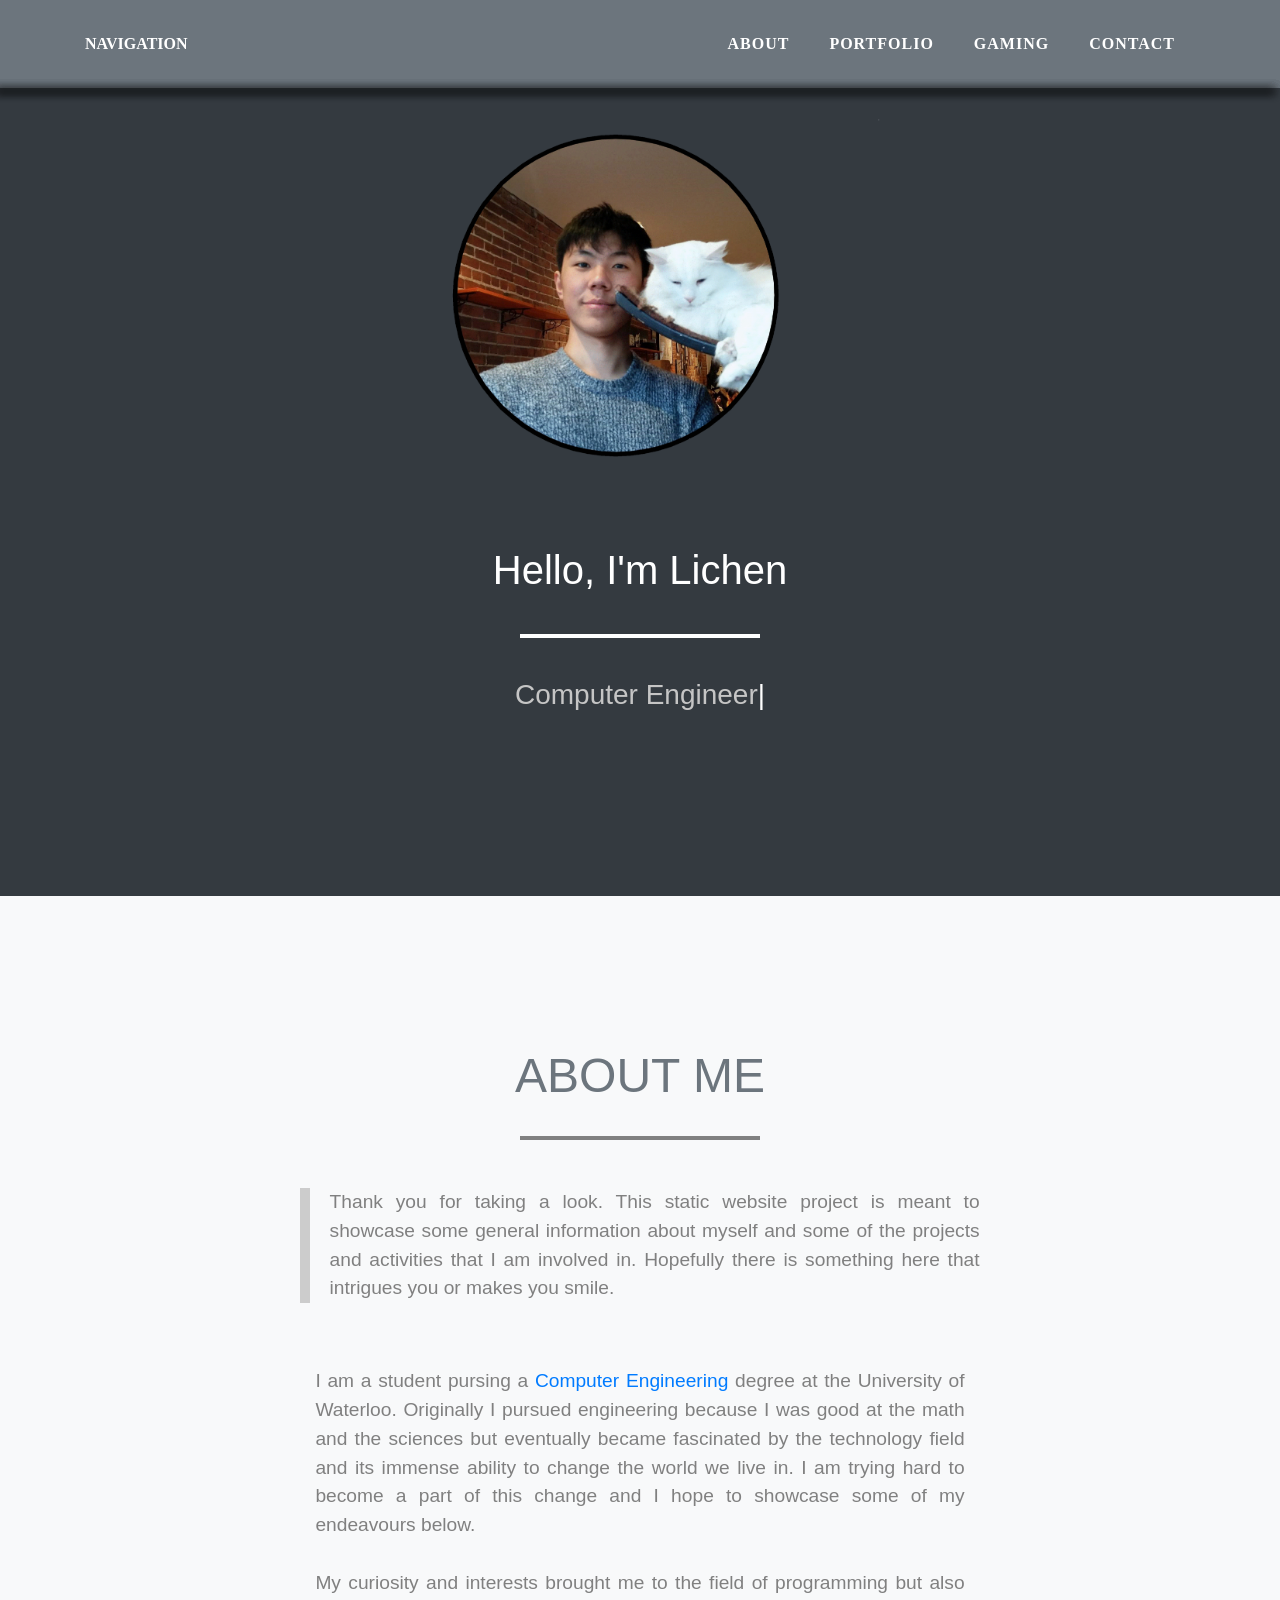
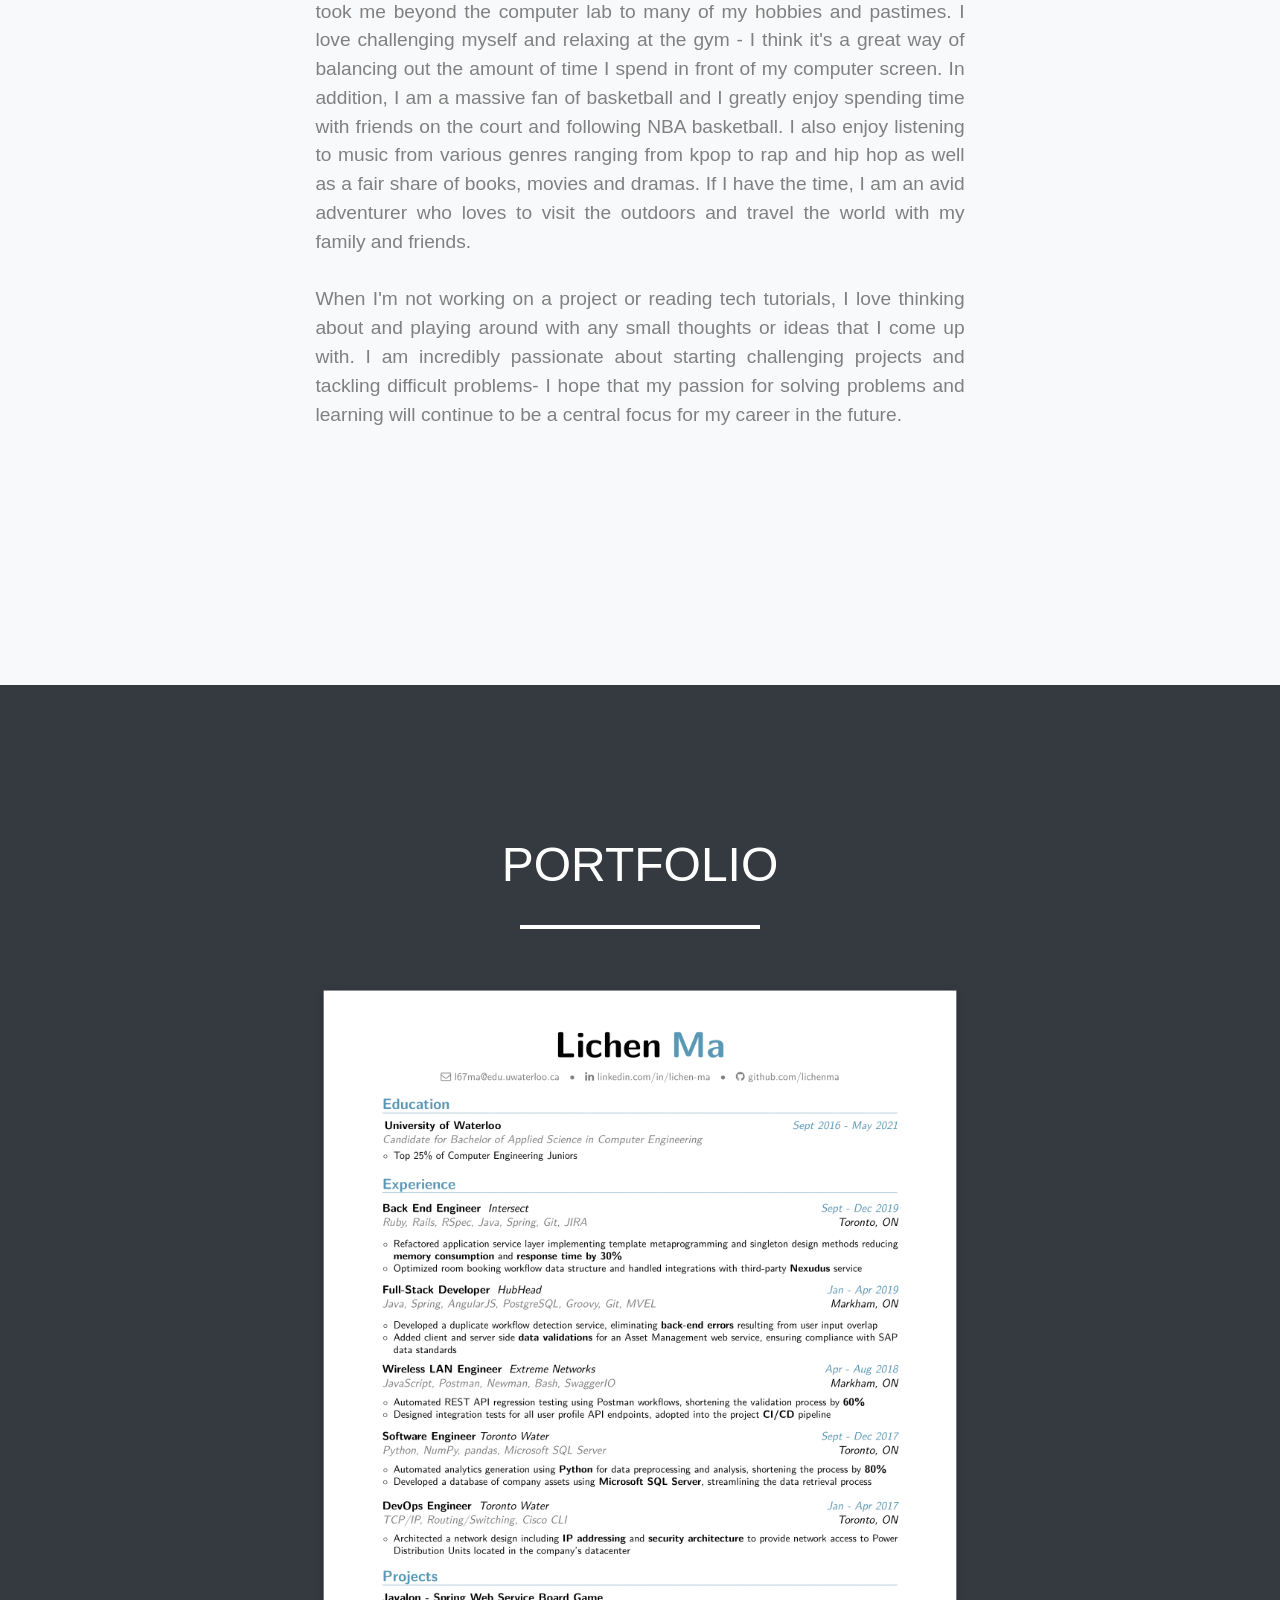
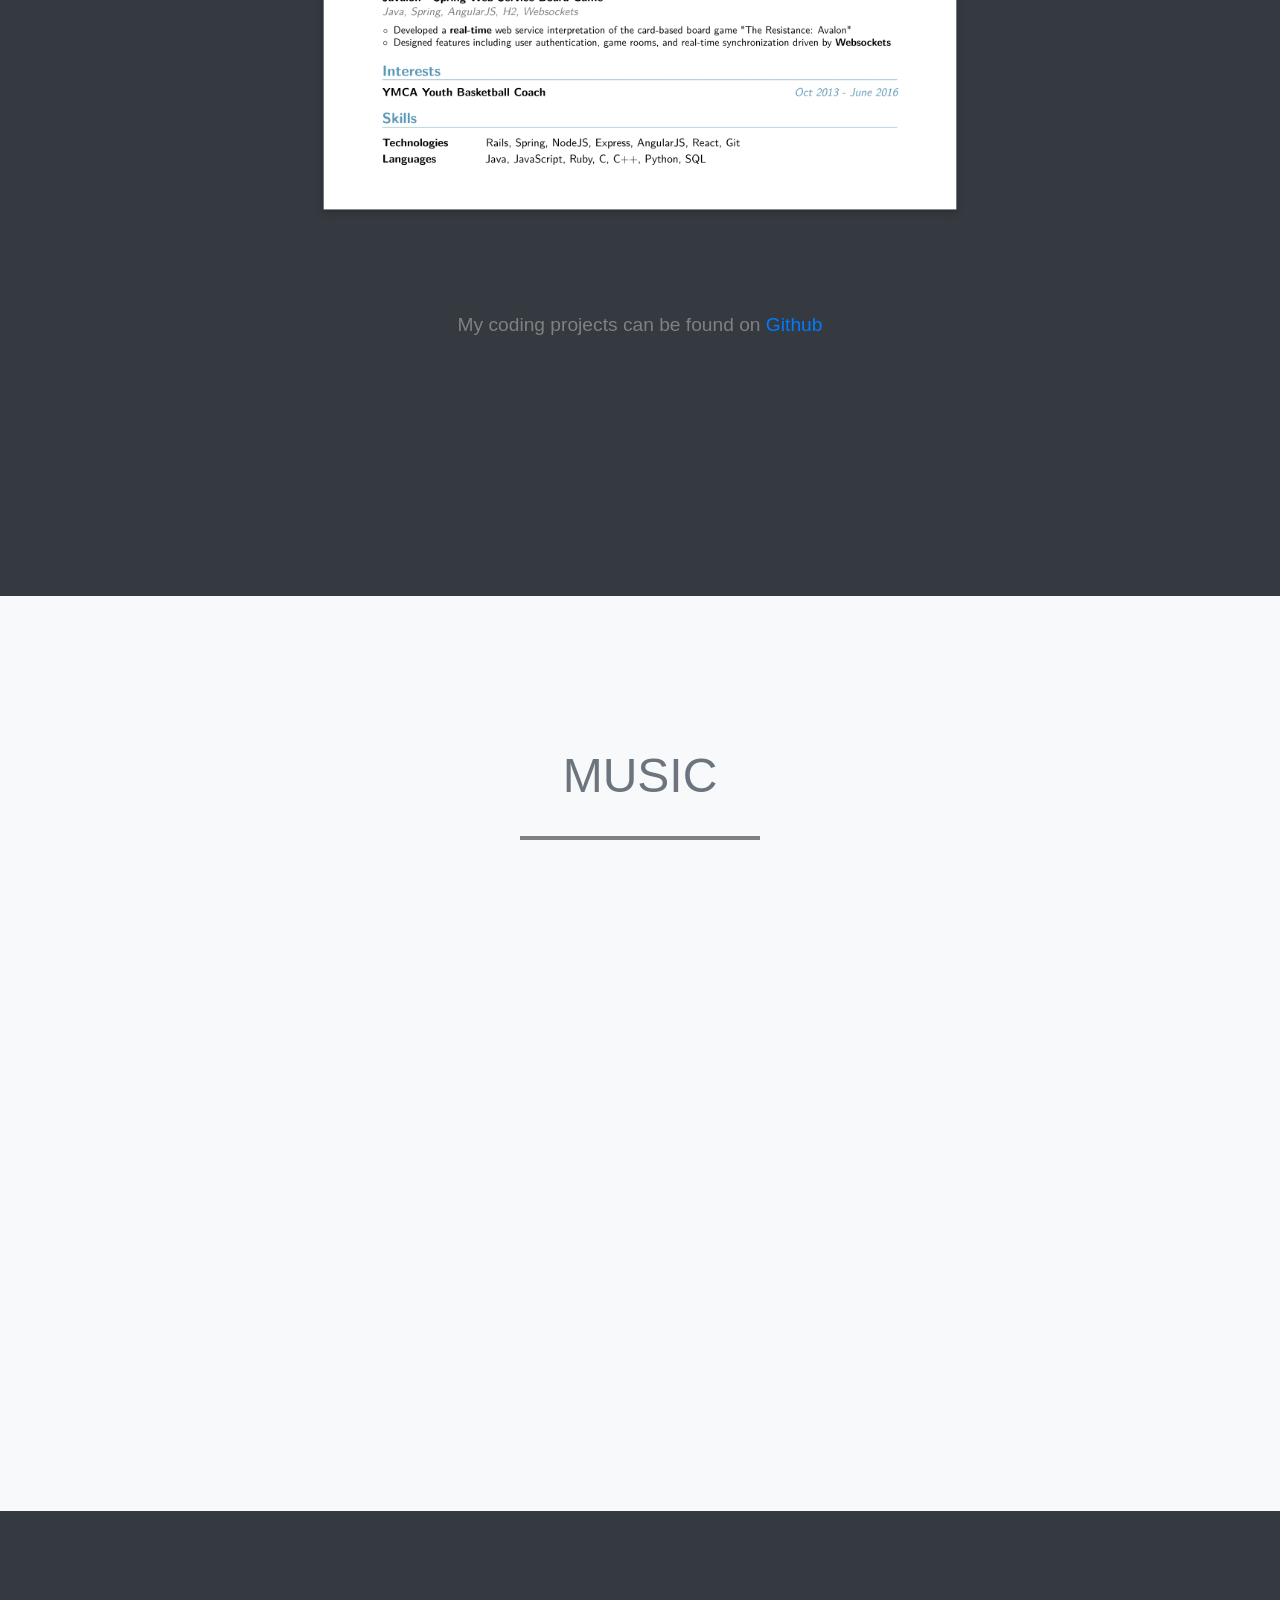
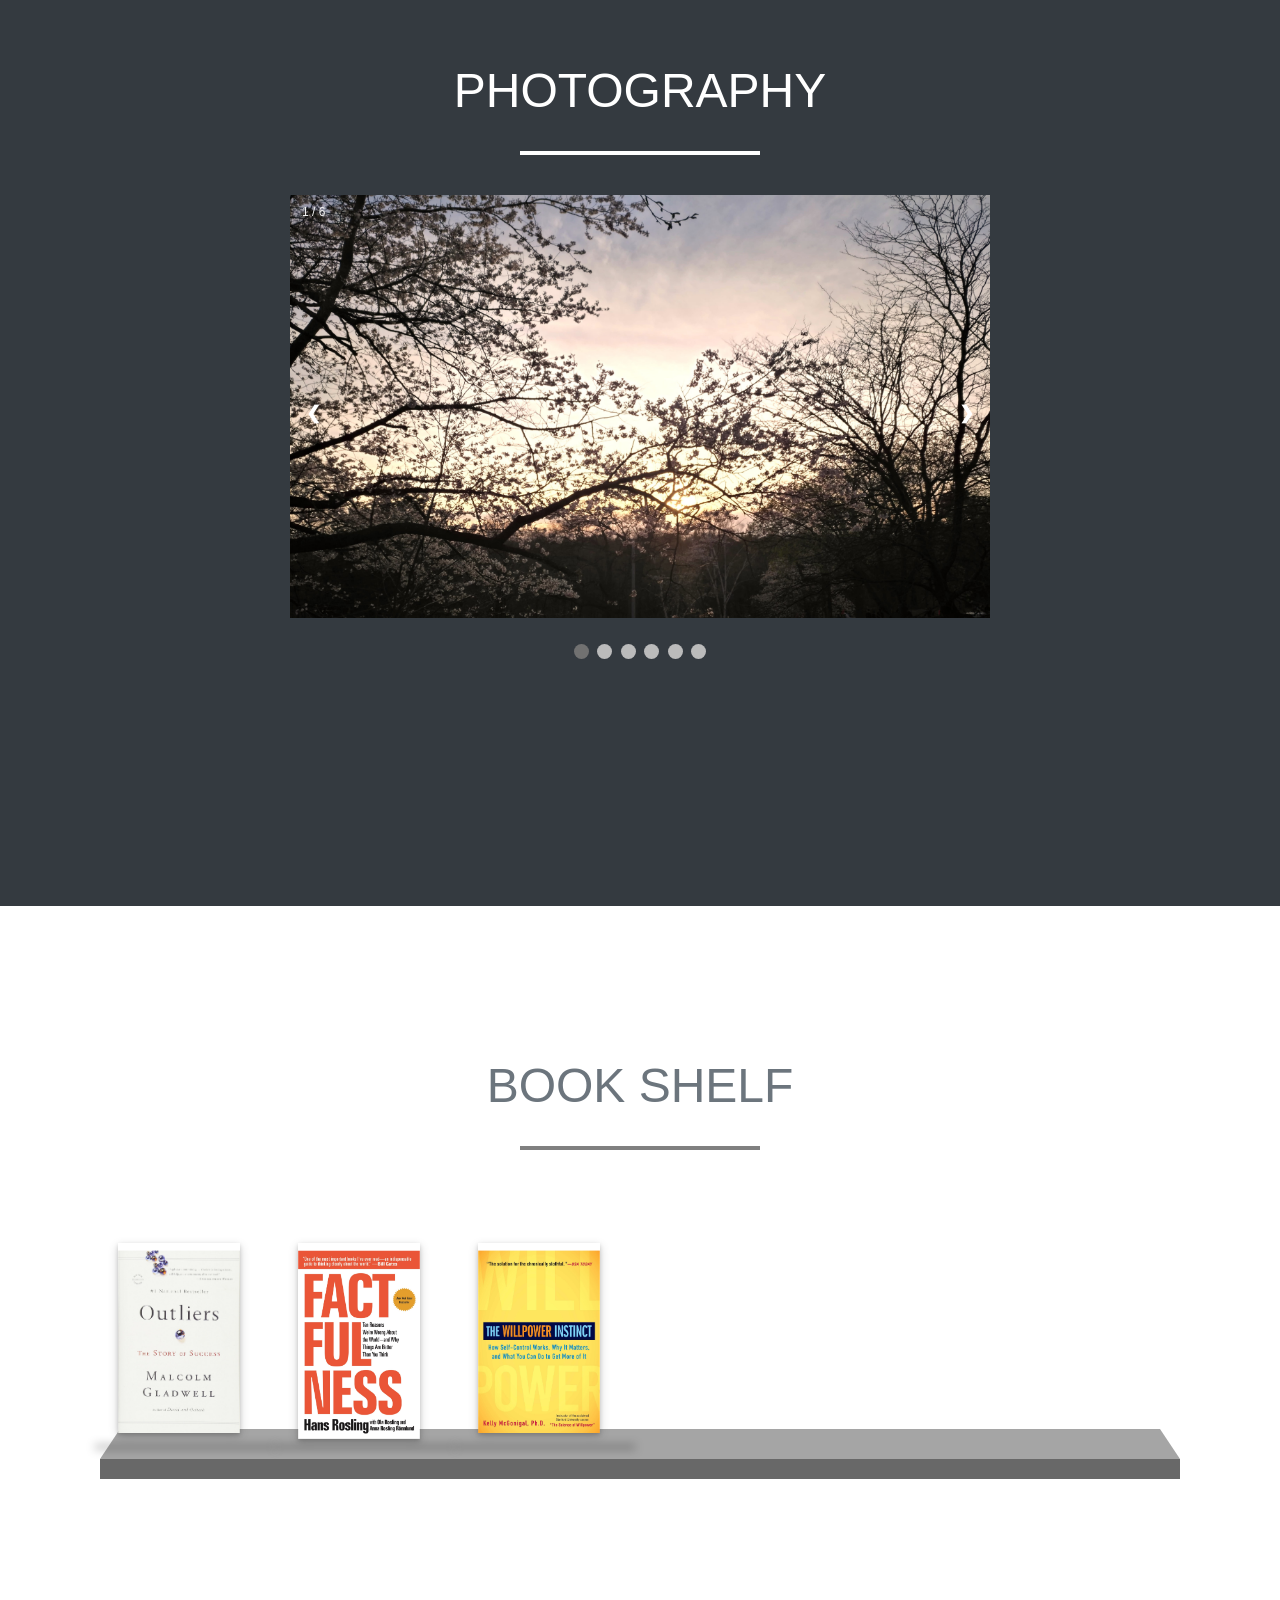
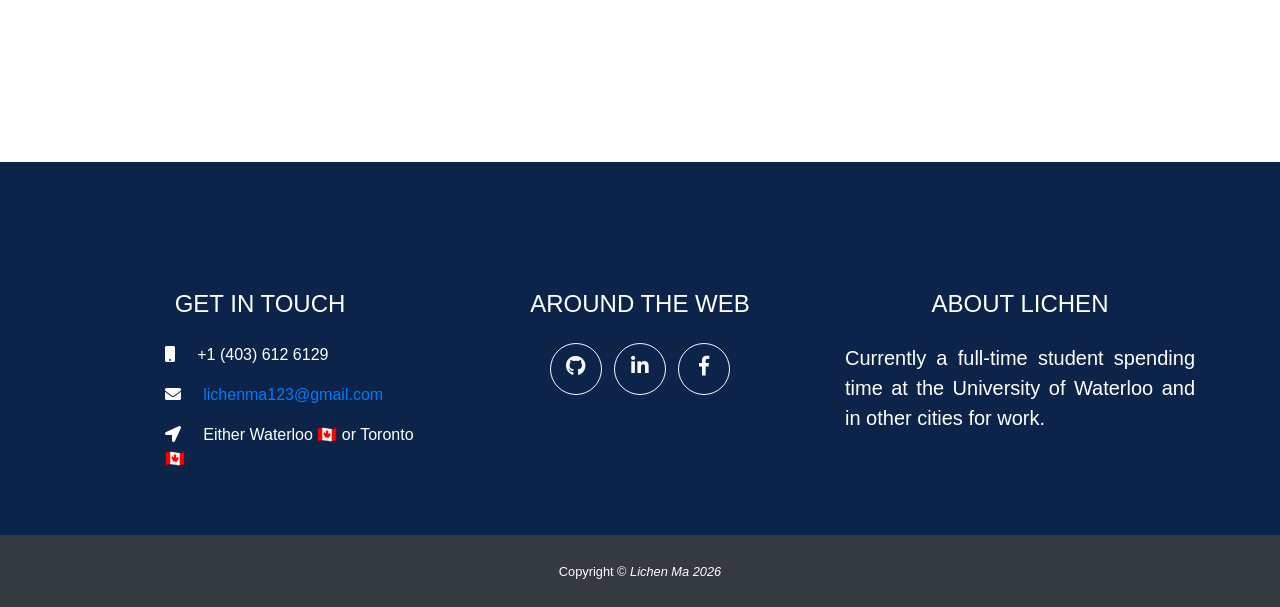
<file: index.html>
<!doctype html>
<html lang="en">
  <head>
    <!-- Required meta tags -->
    <meta charset="utf-8">
    <meta name="viewport" content="width=device-width, initial-scale=1, shrink-to-fit=no, user-scalable=false;">
	<title>Lichen Ma- An ambitious & passionate problem-solver who codes</title>
    <!-- Bootstrap CSS -->
    <link rel="stylesheet" href="https://stackpath.bootstrapcdn.com/bootstrap/4.2.1/css/bootstrap.min.css" integrity="sha384-GJzZqFGwb1QTTN6wy59ffF1BuGJpLSa9DkKMp0DgiMDm4iYMj70gZWKYbI706tWS" crossorigin="anonymous">
    <!--Default bootstrap style sheet -->
    <link rel="stylesheet" href="css/style.css">
    <link rel="stylesheet" href="font-awesome/css/all.min.css">
    <link href="https://fonts.googleapis.com/css?family=Noto+Sans+KR" rel="stylesheet">
	<link rel="icon" href="img/favicon.ico">
  </head>
  <body id="page-top">
	<!-- Bootstrap 4 Grid Layout-->
	
		<!-- Navigation -->
		<nav class="navbar navbar-expand-lg bg-secondary fixed-top text-uppercase" id="mainNav">
		  <div class="container">
			<a class="navbar-brand js-scroll-trigger" href="#page-top">Navigation</a>
			<button class="navbar-toggler navbar-toggler-right text-uppercase bg-primary text-white rounded" type="button" data-toggle="collapse" data-target="#navbarResponsive" aria-controls="navbarResponsive" aria-expanded="false" aria-label="Toggle navigation">
			  Menu
			  <i class="fas fa-bars"></i>
			</button>
			<div class="collapse navbar-collapse" id="navbarResponsive">
			  <ul class="navbar-nav ml-auto">
				<li class="nav-item mx-0 mx-lg-1">
				  <a class="nav-link py-3 px-0 px-lg-3 rounded js-scroll-trigger" href="#aboutme">About</a>
				</li>
				<li class="nav-item mx-0 mx-lg-1">
				  <a class="nav-link py-3 px-0 px-lg-3 rounded js-scroll-trigger" href="#portfolio">Portfolio</a>
				</li>
				<li class="nav-item mx-0 mx-lg-1">
				  <a class="nav-link py-3 px-0 px-lg-3 rounded" href="gaming.html">Gaming</a>
				</li>
				<li class="nav-item mx-0 mx-lg-1">
				  <a class="nav-link py-3 px-0 px-lg-3 rounded js-scroll-trigger" href="#contactme">Contact</a>
				</li>
			  </ul>
			</div>
		  </div>
		</nav>
		
		
		<!--Header -->
		<header class="masthead bg-dark text-white text-center">
			<div class="container" style="padding-bottom:5em;">
				<img class="img-fluid mb-5 d-block mx-auto" src="img/CatCafeEdit.gif" alt="">
				<h1 class="mb-0">Hello, I'm Lichen</h1>
				<hr class="star-light">
				<h3 class="typing">
					<span id="typingAnimation"></span>
				</h3>
				<div class="tagline row"></div>
			</div>
		</header>
		
		<!--About Me --> 
		<section class="bg-light text-black mb-0" id="aboutme">
			<div class="container"> 
				<h2 class="text-center text-uppercase text-secondary mb-0">About Me</h2>
				<hr class="star-dark mb-5">
				<div class="content row">
					<p style="border-left: 10px solid #ccc; padding-left: 1em;"> Thank you for taking a look. This static website project is meant to showcase some general information about myself and some of the projects and activities that I am involved in. Hopefully there is something here that intrigues you or makes you smile.</p>
				</div>
				<div class="content row" style="padding-top:3em;">
					<div class="col-md-12 about">
						<p>I am a student pursing a <a href=https://uwaterloo.ca/electrical-computer-engineering/future-undergraduate-students/computer-engineering>Computer Engineering</a> degree at the University of Waterloo. Originally I pursued engineering because I was good at the math and the sciences but eventually became fascinated by the technology field and its immense ability to change the world we live in. I am trying hard to become a part of this change and I hope to showcase some of my endeavours below. <br><br> My curiosity and interests brought me to the field of programming but also took me beyond the computer lab to many of my hobbies and pastimes. I love challenging myself and relaxing at the gym - I think it's a great way of balancing out the amount of time I spend in front of my computer screen. In addition, I am a massive fan of basketball and I greatly enjoy spending time with friends on the court and following NBA basketball. I also enjoy listening to music from various genres ranging from kpop to rap and hip hop as well as a fair share of books, movies and dramas. If I have the time, I am an avid adventurer who loves to visit the outdoors and travel the world with my family and friends. <br><br> When I'm not working on a project or reading tech tutorials, I love thinking about and playing around with any small thoughts or ideas that I come up with. I am incredibly passionate about starting challenging projects and tackling difficult problems- I hope that my passion for solving problems and learning will continue to be a central focus for my career in the future. </p>
					</div>
				</div>
				
			</div>
		</section>
		
		<!--Portfolio Section-->
		<section class="bg-dark text-white mb-0" id="portfolio">
			<div class="container"> 
				<h2 class="text-center text-uppercase text-white mb-0">Portfolio</h2>
				<hr class="star-light">
				<div class="row"> 
				<!-- Right now there isn't really any big projects that I want to put in module windows but if there are later we can implement this functionality--> 
					<div class="col-md-12 resume">
						<a href="LichenMa.pdf"><img src="img/Resume.png" class="img-responsive" id="resume" alt="Responsive Image"></img></a>
					</div>
				</div>
				<div class="content row"> 
					<div class="col-md-12 links"> 
						<p class="text-center"> My coding projects can be found on <a href="https://github.com/lichenma">Github</a>
					</div>
				</div>
			</div>
		</section> 
		
		<!--Interests Section--> 
		<section class="bg-light text-black mb-0" id="music">
			<div class="container">
				<h2 class="text-center text-uppercase text-secondary mb-0">Music</h2> 
				<hr class="star-dark mb-5"></hr>
				<div class="player row">
					<div class="embed-responsive embed-responsive-16by9" style="max-width:680px;margin:auto;">
						<iframe id="player" class="embed-responsive-item" src="https://www.youtube.com/embed/playlist?list=PLQUioc0U_7mtqKF9dG8orMZBTV10ndgIN" frameborder="0" allow="autoplay; encrypted-media" allowfullscreen></iframe>
					</div>
				</div> 	
			</div>
		</section>
		
		<section class="bg-dark text-white mb-0" id="photography"> 
			<div class="container">
				<h2 class="text-center text-uppercase text-white mb-0">Photography</h2>
				<hr class="star-light">
				<div class="slideshow-container">
					<div class="mySlides fade"> 
						<div class="numbertext">1 / 6</div>
						<img id="image" src="img/CherryBlossomsEdit.jpg">
						<div class="text">Cherry Blossoms at High Park</div> 
					</div> 
					<div class="mySlides fade"> 
						<div class="numbertext">2 / 6</div>
						<img id ="image" src="img/Sunset.jpg">
						<div class="text">Sunset at Vaughn Mills</div> 
					</div> 
					<div class="mySlides fade"> 
						<div class="numbertext">3 / 6</div>
						<img id ="image" src="img/ColumbiaLake.jpg">
						<div class="text">Waterloo Columbia Lake</div> 
					</div> 
					<div class="mySlides fade"> 
						<div class="numbertext">4 / 6</div>
						<img id ="image" src="img/CherryBlossoms2.jpg">
						<div class="text">Cherry Blossoms at Robarts</div> 
					</div> 
					<div class="mySlides fade"> 
						<div class="numbertext">5 / 6</div>
						<img id ="image" src="img/Groundhog.jpg">
						<div class="text">Napping Groundhog</div> 
					</div> 
					<div class="mySlides fade"> 
						<div class="numbertext">6 / 6</div>
						<img id ="image" src="img/Squirrel.jpg">
						<div class="text">Curious Squirrel</div> 
					</div> 
					<a class="prev" onclick="plusSlides(-1)">&#10094;</a>
					<a class="next" onclick="plusSlides(1)">&#10095;</a>
				</div> 
				<br> 
				
				<div style="text-align:center">
					<span class="dot" onclick="currentSlide(1)"></span> 
					<span class="dot" onclick="currentSlide(2)"></span> 
					<span class="dot" onclick="currentSlide(3)"></span> 
					<span class="dot" onclick="currentSlide(4)"></span> 
					<span class="dot" onclick="currentSlide(5)"></span> 
					<span class="dot" onclick="currentSlide(6)"></span> 
				</div> 
			</div>
		</section>
		
		<section class="container" id="bookshelf">
			<div class="container">
				<h2 class="text-center text-uppercase text-secondary mb-0">Book Shelf</h2>
				<hr class="star-dark">
				<div class="container">
					<div class="row">
						<div class="col-4 col-md-2">
						  <a href="https://www.goodreads.com/review/show/2696950784"><img src="img/Outliers.jpg" class="img-responsive book"></a>
						</div>
						<div class="col-4 col-md-2">
						  <a href="https://www.goodreads.com/review/show/2696948985"><img src="img/Factfulness.jpg" class="img-responsive book"></a>
						</div>
						<div class="col-4 col-md-2">
						  <a href=""><img src="img/willpowerInstinct.jpg" class="img-responsive book"></a>
						</div>      
			<!--		<div class="col-12 shelf d-lg-none d-xl-none"></div>
						<div class="col-4 col-md-2">
						  <a href=""><img src="" class="img-responsive book"></a>
						</div>
						<div class="col-4 col-md-2">
						  <a href=""><img src="" class="img-responsive book"></a>
						</div>
						<div class="col-4 col-md-2">
						  <a href=""><img src="" class="img-responsive book"></a>
						</div>  
						<div class="col-12 shelf"></div>
						<div class="col-4 col-md-2">
						  <a href=""><img src="" class="img-responsive book"></a>
						</div>
						<div class="col-4 col-md-2">
						  <a href=""><img src="" class="img-responsive book"></a>
						</div>
						<div class="col-4 col-md-2">
						  <a href=""><img src="" class="img-responsive book"></a>
						</div>  
						<div class="col-12 shelf d-lg-none d-xl-none"></div>
						<div class="col-4 col-md-2">
						  <a href=""><img src="" class="img-responsive book"></a>
						</div>
						<div class="col-4 col-md-2">
						  <a href=""><img src="" class="img-responsive book"></a>
						</div>
						<div class="col-4 col-md-2">
						  <a href=""><img src="" class="img-responsive book"></a>
						</div>  -->
						<div class="col-12 shelf"></div>
					</div>
				</div> 
			</div>
		</section>
		
		
		 <!-- Footer -->
		 <section class="text-white mb-0" id="contactme">
			  <div class="container">
				<div class="row">
				  <div class="col-md-4 mb-5 mb-lg-0">
					<h4 class="text-uppercase text-center mb-4">Get in Touch</h4>
						<div id="getInTouch" style= "padding-left: 5em;">
							<p><i class="fas fa-mobile contact-icon"></i> &nbsp &nbsp +1 (403) 612 6129</p>
							<p><i class="fas fa-envelope contact-icon"></i> <a href="mailto:lichenma123@gmail.com"> &nbsp &nbsp lichenma123@gmail.com</a></p>
							<p><i class="fas fa-location-arrow contact-icon"></i> &nbsp &nbsp Either Waterloo 🇨🇦 or Toronto 🇨🇦</p>
						</div>
				  </div>
				  <div class="col-md-4 mb-5 mb-lg-0">
					<h4 class="text-uppercase text-center mb-4">Around the Web</h4>
					<ul class="list-inline mb-0" style="text-align:center;">
					  <li class="list-inline-item" style="display:inline-block;">
						<a class="btn btn-outline-light btn-social text-center rounded-circle" href="https://github.com/lichenma">
						  <i class="fab fa-fw fa-github"></i>
						</a>
					  </li>
					  <li class="list-inline-item">
						<a class="btn btn-outline-light btn-social text-center rounded-circle" href="https://www.linkedin.com/in/lichen-ma/">
						  <i class="fab fa-fw fa-linkedin-in"></i>
						</a>
					  </li>
					  <li class="list-inline-item">
						<a class="btn btn-outline-light btn-social text-center rounded-circle" href="https://www.facebook.com/lichen.ma.96">
						  <i class="fab fa-fw fa-facebook-f"></i>
						</a>
					  </li>
					</ul>
				  </div>
				  <div class="col-md-4">
					<h4 class="text-uppercase text-center mb-4">About Lichen</h4>
					<p class="lead mb-4">Currently a full-time student spending time at the University of Waterloo and in other cities for work.</p>
				  </div>
				</div>
			  </div>
		</section>

		<div class="bg-dark copyright py-4 text-center text-white">
		  <div class="container">
			<small>Copyright &copy; <i>Lichen Ma 2026</i></small>
		  </div>
		</div>

    <!-- Scroll to Top Button (Only visible on small and extra-small screen sizes) -->
    <div class="scroll-to-top d-lg-none position-fixed ">
      <a class="js-scroll-trigger d-block text-center text-white rounded" href="#page-top">
        <i class="fa fa-chevron-up"></i>
      </a>
    </div>
		
					

    <!-- Optional JavaScript -->
    <!-- jQuery first, then Popper.js, then Bootstrap JS -->
	<script src="jquery/jquery.js"></script>
	
	
	<script src="jquery-easing/jquery.easing.js"></script>	
	
    <script src="https://code.jquery.com/jquery-3.3.1.slim.min.js" integrity="sha384-q8i/X+965DzO0rT7abK41JStQIAqVgRVzpbzo5smXKp4YfRvH+8abtTE1Pi6jizo" crossorigin="anonymous"></script>
    <script src="https://cdnjs.cloudflare.com/ajax/libs/popper.js/1.14.6/umd/popper.min.js" integrity="sha384-wHAiFfRlMFy6i5SRaxvfOCifBUQy1xHdJ/yoi7FRNXMRBu5WHdZYu1hA6ZOblgut" crossorigin="anonymous"></script>
    <script src="https://stackpath.bootstrapcdn.com/bootstrap/4.2.1/js/bootstrap.min.js" integrity="sha384-B0UglyR+jN6CkvvICOB2joaf5I4l3gm9GU6Hc1og6Ls7i6U/mkkaduKaBhlAXv9k" crossorigin="anonymous"></script>
	<script src="js/typed.js"></script> 
	<script>
	  $(function(){
		  if($(window).width() > 640) {
			  $("#typingAnimation").typed({
				strings: ["Computer Engineer", "Passionate Developer", "Ambitious Learner", "Basketball enthusiast", "Avid Traveller"],
				typeSpeed: 70,
				backDelay: 1000,
				loop: true,
				loopCount: false,
				callback: function(){}
			  });
		  } else {
				$(".typing").hide();
				$("#typed-cursor").hide();
				$("#typeAnimation").hide();
		  }
	  });
	</script>
	<script>
		var slideIndex = 1;
		showSlides(slideIndex);

		// Next/previous controls
		function plusSlides(n) {
		  showSlides(slideIndex += n);
		}

		// Thumbnail image controls
		function currentSlide(n) {
		  showSlides(slideIndex = n);
		}

		function showSlides(n) {
		  var i;
		  var slides = document.getElementsByClassName("mySlides");
		  var dots = document.getElementsByClassName("dot");
		  if (n > slides.length) {slideIndex = 1} 
		  if (n < 1) {slideIndex = slides.length}
		  for (i = 0; i < slides.length; i++) {
			  slides[i].style.display = "none"; 
		  }
		  for (i = 0; i < dots.length; i++) {
			  dots[i].className = dots[i].className.replace(" active", "");
		  }
		  slides[slideIndex-1].style.display = "block"; 
		  dots[slideIndex-1].className += " active";
		}
	</script> 
	<script src="js/freelancer.js"></script>
  </body>
</html>
</file>
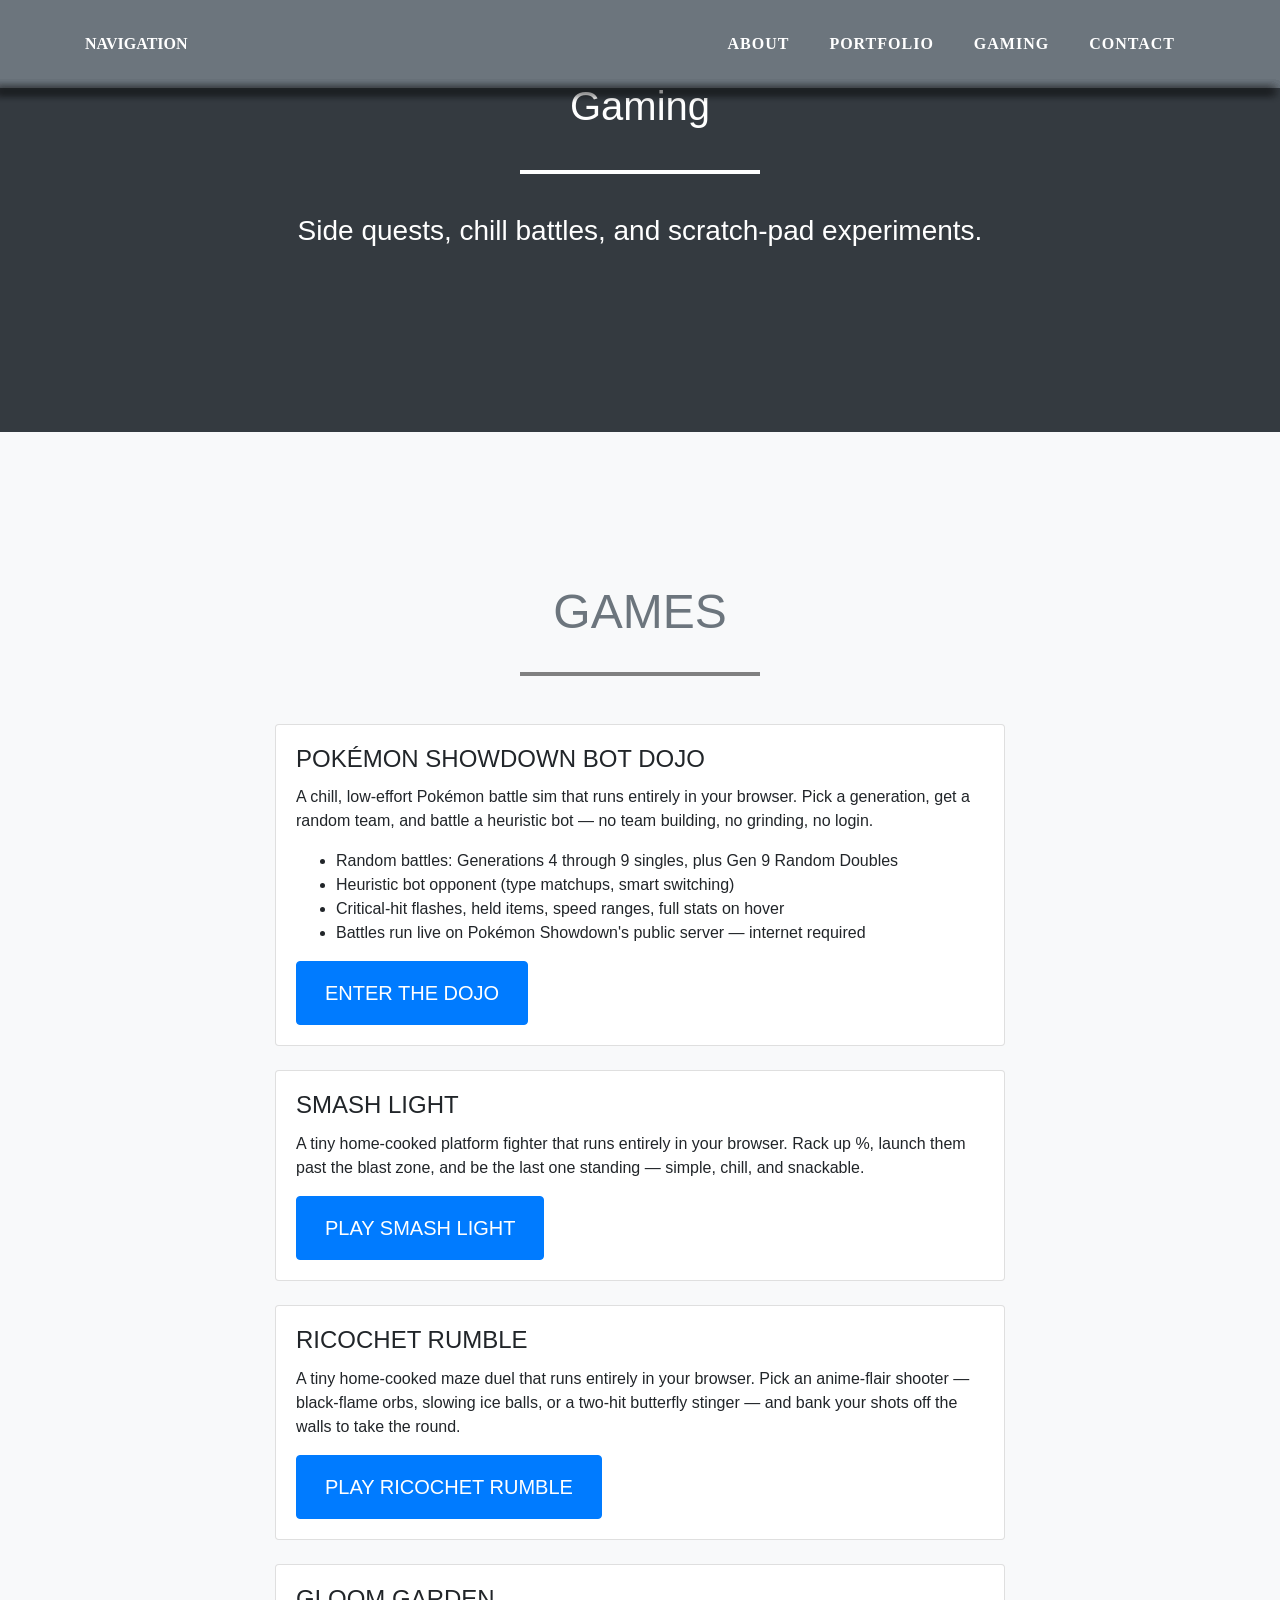
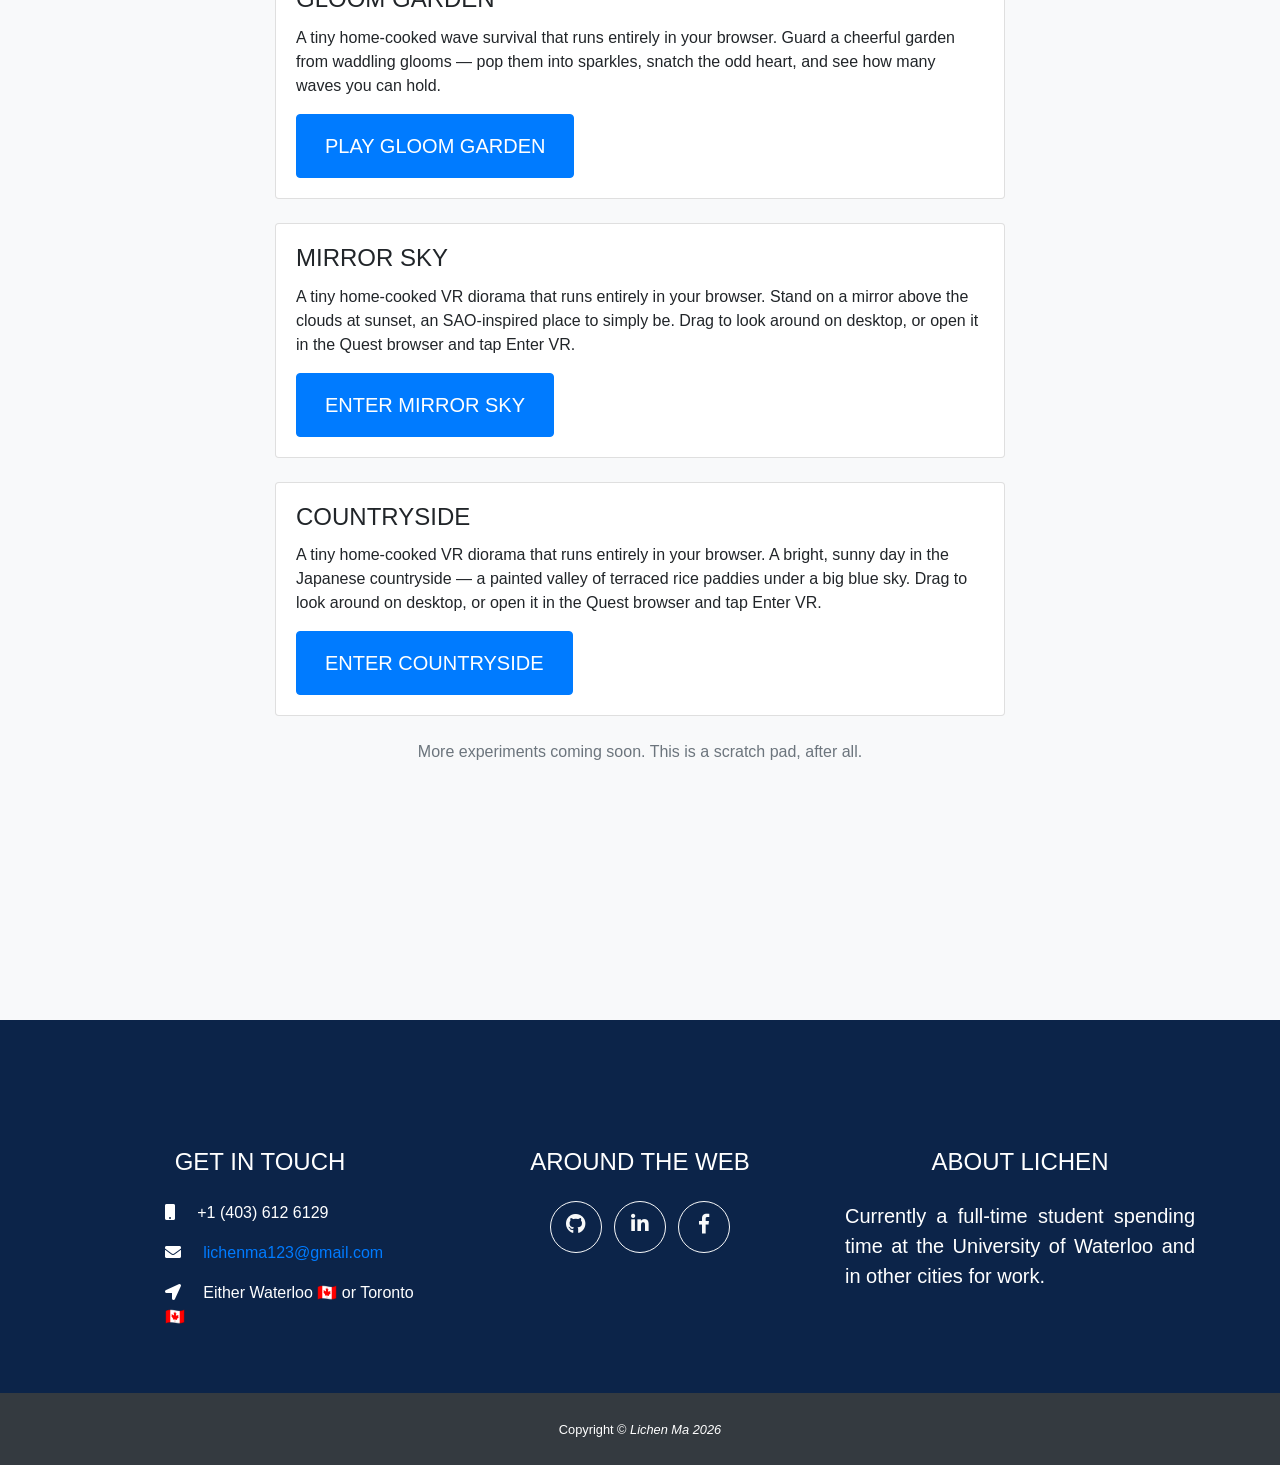
<file: gaming.html>
<!doctype html>
<html lang="en">
  <head>
    <!-- Required meta tags -->
    <meta charset="utf-8">
    <meta name="viewport" content="width=device-width, initial-scale=1, shrink-to-fit=no, user-scalable=false;">
	<title>Lichen Ma - Gaming</title>
    <!-- Bootstrap CSS -->
    <link rel="stylesheet" href="https://stackpath.bootstrapcdn.com/bootstrap/4.2.1/css/bootstrap.min.css" integrity="sha384-GJzZqFGwb1QTTN6wy59ffF1BuGJpLSa9DkKMp0DgiMDm4iYMj70gZWKYbI706tWS" crossorigin="anonymous">
    <!--Default bootstrap style sheet -->
    <link rel="stylesheet" href="css/style.css">
    <link rel="stylesheet" href="font-awesome/css/all.min.css">
    <link href="https://fonts.googleapis.com/css?family=Noto+Sans+KR" rel="stylesheet">
	<link rel="icon" href="img/favicon.ico">
  </head>
  <body id="page-top">
	<!-- Bootstrap 4 Grid Layout-->

		<!-- Navigation -->
		<nav class="navbar navbar-expand-lg bg-secondary fixed-top text-uppercase" id="mainNav">
		  <div class="container">
			<a class="navbar-brand js-scroll-trigger" href="index.html#page-top">Navigation</a>
			<button class="navbar-toggler navbar-toggler-right text-uppercase bg-primary text-white rounded" type="button" data-toggle="collapse" data-target="#navbarResponsive" aria-controls="navbarResponsive" aria-expanded="false" aria-label="Toggle navigation">
			  Menu
			  <i class="fas fa-bars"></i>
			</button>
			<div class="collapse navbar-collapse" id="navbarResponsive">
			  <ul class="navbar-nav ml-auto">
				<li class="nav-item mx-0 mx-lg-1">
				  <a class="nav-link py-3 px-0 px-lg-3 rounded" href="index.html#aboutme">About</a>
				</li>
				<li class="nav-item mx-0 mx-lg-1">
				  <a class="nav-link py-3 px-0 px-lg-3 rounded" href="index.html#portfolio">Portfolio</a>
				</li>
				<li class="nav-item mx-0 mx-lg-1">
				  <a class="nav-link py-3 px-0 px-lg-3 rounded active" href="gaming.html">Gaming</a>
				</li>
				<li class="nav-item mx-0 mx-lg-1">
				  <a class="nav-link py-3 px-0 px-lg-3 rounded" href="index.html#contactme">Contact</a>
				</li>
			  </ul>
			</div>
		  </div>
		</nav>


		<!--Header -->
		<header class="masthead bg-dark text-white text-center">
			<div class="container" style="padding-bottom:5em;">
				<h1 class="mb-0">Gaming</h1>
				<hr class="star-light">
				<h3>Side quests, chill battles, and scratch-pad experiments.</h3>
				<div class="tagline row"></div>
			</div>
		</header>

		<!--Games Section-->
		<section class="bg-light text-black mb-0" id="games">
			<div class="container">
				<h2 class="text-center text-uppercase text-secondary mb-0">Games</h2>
				<hr class="star-dark mb-5">
				<div class="row justify-content-center">
					<div class="col-md-8">
						<div class="card shadow-sm mb-4">
							<div class="card-body">
								<h4 class="card-title text-uppercase">Pok&eacute;mon Showdown Bot Dojo</h4>
								<p class="card-text">A chill, low-effort Pok&eacute;mon battle sim that runs entirely in your browser. Pick a generation, get a random team, and battle a heuristic bot &mdash; no team building, no grinding, no login.</p>
								<ul>
									<li>Random battles: Generations 4 through 9 singles, plus Gen 9 Random Doubles</li>
									<li>Heuristic bot opponent (type matchups, smart switching)</li>
									<li>Critical-hit flashes, held items, speed ranges, full stats on hover</li>
									<li>Battles run live on Pok&eacute;mon Showdown's public server &mdash; internet required</li>
								</ul>
								<a href="gaming/dojo.html" class="btn btn-primary btn-xl text-uppercase">Enter the Dojo</a>
							</div>
						</div>
						<div class="card shadow-sm mb-4">
							<div class="card-body">
								<h4 class="card-title text-uppercase">Smash Light</h4>
								<p class="card-text">A tiny home-cooked platform fighter that runs entirely in your browser. Rack up %, launch them past the blast zone, and be the last one standing &mdash; simple, chill, and snackable.</p>
								<a href="gaming/smash-light.html" class="btn btn-primary btn-xl text-uppercase">Play Smash Light</a>
							</div>
						</div>
						<div class="card shadow-sm mb-4">
							<div class="card-body">
								<h4 class="card-title text-uppercase">Ricochet Rumble</h4>
								<p class="card-text">A tiny home-cooked maze duel that runs entirely in your browser. Pick an anime-flair shooter &mdash; black-flame orbs, slowing ice balls, or a two-hit butterfly stinger &mdash; and bank your shots off the walls to take the round.</p>
								<a href="gaming/ricochet-rumble.html" class="btn btn-primary btn-xl text-uppercase">Play Ricochet Rumble</a>
							</div>
						</div>
						<div class="card shadow-sm mb-4">
							<div class="card-body">
								<h4 class="card-title text-uppercase">Gloom Garden</h4>
								<p class="card-text">A tiny home-cooked wave survival that runs entirely in your browser. Guard a cheerful garden from waddling glooms &mdash; pop them into sparkles, snatch the odd heart, and see how many waves you can hold.</p>
								<a href="gaming/gloom-garden.html" class="btn btn-primary btn-xl text-uppercase">Play Gloom Garden</a>
							</div>
						</div>
						<div class="card shadow-sm mb-4">
							<div class="card-body">
								<h4 class="card-title text-uppercase">Mirror Sky</h4>
								<p class="card-text">A tiny home-cooked VR diorama that runs entirely in your browser. Stand on a mirror above the clouds at sunset, an SAO-inspired place to simply be. Drag to look around on desktop, or open it in the Quest browser and tap Enter VR.</p>
								<a href="gaming/mirror-sky.html" class="btn btn-primary btn-xl text-uppercase">Enter Mirror Sky</a>
							</div>
						</div>
						<div class="card shadow-sm mb-4">
							<div class="card-body">
								<h4 class="card-title text-uppercase">Countryside</h4>
								<p class="card-text">A tiny home-cooked VR diorama that runs entirely in your browser. A bright, sunny day in the Japanese countryside &mdash; a painted valley of terraced rice paddies under a big blue sky. Drag to look around on desktop, or open it in the Quest browser and tap Enter VR.</p>
								<a href="gaming/countryside.html" class="btn btn-primary btn-xl text-uppercase">Enter Countryside</a>
							</div>
						</div>
						<p class="text-center text-muted">More experiments coming soon. This is a scratch pad, after all.</p>
					</div>
				</div>
			</div>
		</section>

		 <!-- Footer -->
		 <section class="text-white mb-0" id="contactme">
			  <div class="container">
				<div class="row">
				  <div class="col-md-4 mb-5 mb-lg-0">
					<h4 class="text-uppercase text-center mb-4">Get in Touch</h4>
						<div id="getInTouch" style= "padding-left: 5em;">
							<p><i class="fas fa-mobile contact-icon"></i> &nbsp &nbsp +1 (403) 612 6129</p>
							<p><i class="fas fa-envelope contact-icon"></i> <a href="mailto:lichenma123@gmail.com"> &nbsp &nbsp lichenma123@gmail.com</a></p>
							<p><i class="fas fa-location-arrow contact-icon"></i> &nbsp &nbsp Either Waterloo 🇨🇦 or Toronto 🇨🇦</p>
						</div>
				  </div>
				  <div class="col-md-4 mb-5 mb-lg-0">
					<h4 class="text-uppercase text-center mb-4">Around the Web</h4>
					<ul class="list-inline mb-0" style="text-align:center;">
					  <li class="list-inline-item" style="display:inline-block;">
						<a class="btn btn-outline-light btn-social text-center rounded-circle" href="https://github.com/lichenma">
						  <i class="fab fa-fw fa-github"></i>
						</a>
					  </li>
					  <li class="list-inline-item">
						<a class="btn btn-outline-light btn-social text-center rounded-circle" href="https://www.linkedin.com/in/lichen-ma/">
						  <i class="fab fa-fw fa-linkedin-in"></i>
						</a>
					  </li>
					  <li class="list-inline-item">
						<a class="btn btn-outline-light btn-social text-center rounded-circle" href="https://www.facebook.com/lichen.ma.96">
						  <i class="fab fa-fw fa-facebook-f"></i>
						</a>
					  </li>
					</ul>
				  </div>
				  <div class="col-md-4">
					<h4 class="text-uppercase text-center mb-4">About Lichen</h4>
					<p class="lead mb-4">Currently a full-time student spending time at the University of Waterloo and in other cities for work.</p>
				  </div>
				</div>
			  </div>
		</section>

		<div class="bg-dark copyright py-4 text-center text-white">
		  <div class="container">
			<small>Copyright &copy; <i>Lichen Ma 2026</i></small>
		  </div>
		</div>

    <!-- Scroll to Top Button (Only visible on small and extra-small screen sizes) -->
    <div class="scroll-to-top d-lg-none position-fixed ">
      <a class="js-scroll-trigger d-block text-center text-white rounded" href="#page-top">
        <i class="fa fa-chevron-up"></i>
      </a>
    </div>

    <!-- Optional JavaScript -->
    <!-- jQuery first, then Popper.js, then Bootstrap JS -->
	<script src="jquery/jquery.js"></script>
	<script src="jquery-easing/jquery.easing.js"></script>
    <script src="https://code.jquery.com/jquery-3.3.1.slim.min.js" integrity="sha384-q8i/X+965DzO0rT7abK41JStQIAqVgRVzpbzo5smXKp4YfRvH+8abtTE1Pi6jizo" crossorigin="anonymous"></script>
    <script src="https://cdnjs.cloudflare.com/ajax/libs/popper.js/1.14.6/umd/popper.min.js" integrity="sha384-wHAiFfRlMFy6i5SRaxvfOCifBUQy1xHdJ/yoi7FRNXMRBu5WHdZYu1hA6ZOblgut" crossorigin="anonymous"></script>
    <script src="https://stackpath.bootstrapcdn.com/bootstrap/4.2.1/js/bootstrap.min.js" integrity="sha384-B0UglyR+jN6CkvvICOB2joaf5I4l3gm9GU6Hc1og6Ls7i6U/mkkaduKaBhlAXv9k" crossorigin="anonymous"></script>
	<script src="js/freelancer.js"></script>
  </body>
</html>
</file>
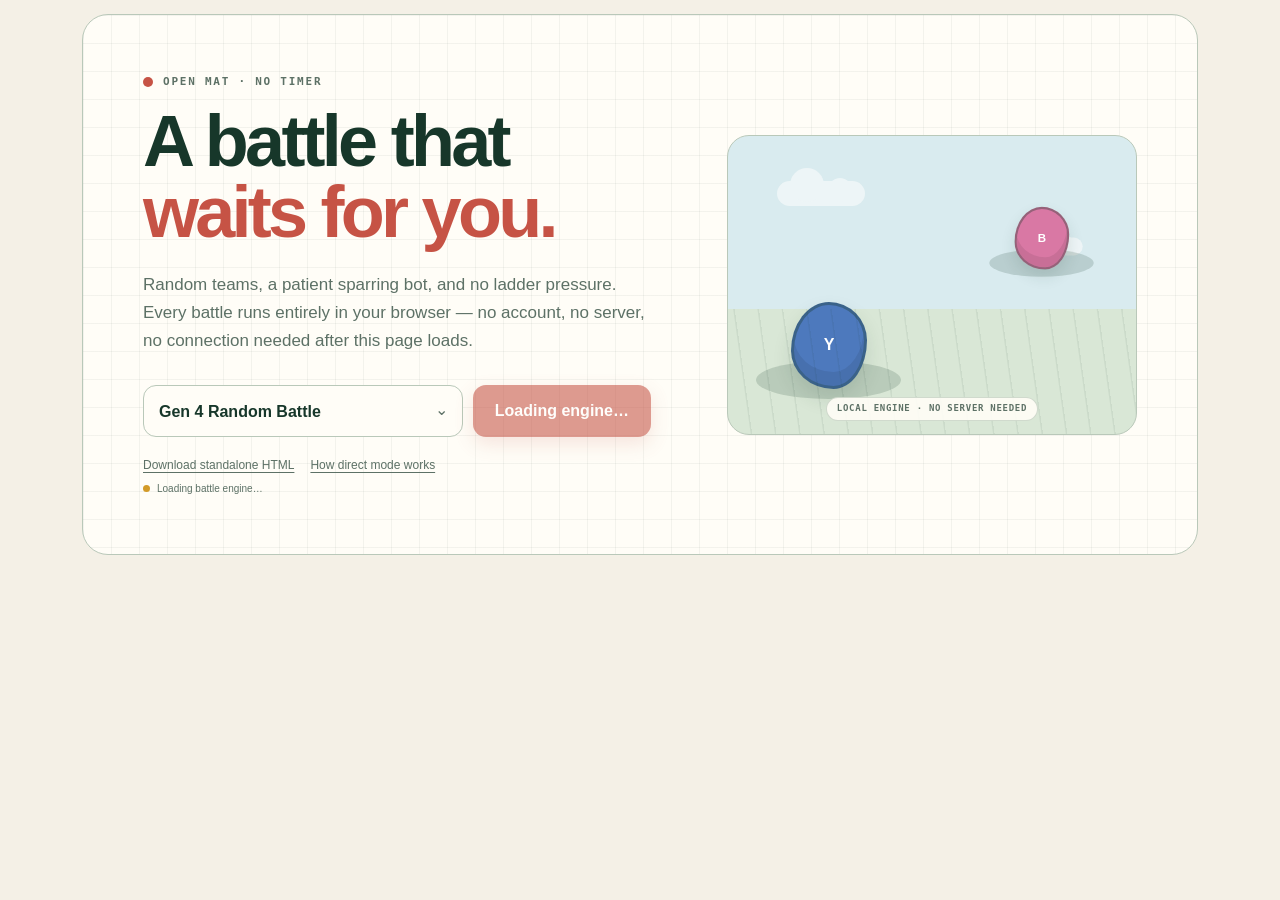
<file: gaming/dojo.html>
<!doctype html>
<html lang="en">
<head>
<meta charset="utf-8">
<meta name="viewport" content="width=device-width,initial-scale=1,viewport-fit=cover">
<meta name="color-scheme" content="light dark">
<link rel="icon" href="data:,">
<title>Showdown Bot Dojo — Standalone</title>
<style>
:root{color-scheme:light dark;--bg:#f4f0e6;--paper:#fffdf7;--paper2:#e7eee2;--ink:#17372a;--muted:#5d7166;--line:#b9c8b9;--accent:#c65345;--accent2:#a93f35;--sky:#d9ebef;--sky2:#b8d5da;--field:#d9e7d6;--good:#3f8756;--bad:#b24b40;--gold:#d39a27;--shadow:rgba(22,54,42,.12)}
@media(prefers-color-scheme:dark){:root{--bg:#101a15;--paper:#17251e;--paper2:#20342a;--ink:#edf3e9;--muted:#a9baae;--line:#3d5548;--accent:#e27668;--accent2:#f08b7e;--sky:#213b41;--sky2:#2b4b50;--field:#1d3026;--good:#77bd8c;--bad:#ef9a90;--gold:#e3b94f;--shadow:rgba(0,0,0,.3)}}
*{box-sizing:border-box}html{min-height:100%}body{margin:0;min-width:280px;background:var(--bg);color:var(--ink);font-family:"Avenir Next",Avenir,"Segoe UI",sans-serif;-webkit-tap-highlight-color:transparent}button,select{font:inherit;color:inherit}button:not(:disabled),select{cursor:pointer}button:focus-visible,select:focus-visible,[tabindex]:focus-visible{outline:3px solid color-mix(in srgb,var(--accent) 50%,transparent);outline-offset:2px}.shell{width:min(1180px,100%);margin:auto;padding:clamp(14px,3vw,32px);padding-top:max(14px,env(safe-area-inset-top));padding-bottom:max(24px,env(safe-area-inset-bottom))}.mono{font-family:"SFMono-Regular",Consolas,monospace}.hidden{display:none!important}
.start{position:relative;overflow:hidden;border:1px solid var(--line);border-radius:26px;background-color:var(--paper);background-image:linear-gradient(color-mix(in srgb,var(--ink) 5%,transparent) 1px,transparent 1px),linear-gradient(90deg,color-mix(in srgb,var(--ink) 5%,transparent) 1px,transparent 1px);background-size:28px 28px;padding:clamp(24px,6vw,60px)}.start-grid{display:grid;grid-template-columns:minmax(0,1fr) minmax(290px,410px);gap:clamp(28px,6vw,76px);align-items:center}.kicker{display:flex;align-items:center;gap:10px;color:var(--muted);font:700 11px/1.2 "SFMono-Regular",Consolas,monospace;letter-spacing:.16em}.kicker i,.status-dot{width:10px;height:10px;border-radius:50%;background:var(--accent)}h1{max-width:640px;margin:18px 0 0;font-size:clamp(38px,6.5vw,72px);line-height:.98;letter-spacing:-.052em;font-weight:650}h1 span{display:block;color:var(--accent)}.lede{max-width:570px;margin:24px 0 0;color:var(--muted);font-size:17px;line-height:1.65}.setup{display:flex;flex-wrap:wrap;gap:10px;margin-top:30px}.select-wrap{position:relative;flex:1 1 230px}.select-wrap:after{content:"⌄";position:absolute;right:15px;top:50%;transform:translateY(-57%);pointer-events:none;color:var(--muted)}select{width:100%;min-height:52px;appearance:none;border:1px solid var(--line);border-radius:13px;background:var(--paper);padding:0 42px 0 15px;font-weight:700}.primary{min-height:52px;border:0;border-radius:13px;background:var(--accent);padding:0 22px;color:#fff;font-weight:800;box-shadow:0 7px 18px color-mix(in srgb,var(--accent) 24%,transparent)}.primary:active{background:var(--accent2);transform:translateY(1px)}.primary:disabled{opacity:.58}.sub-actions{display:flex;flex-wrap:wrap;gap:16px;margin-top:17px}.text-button{border:0;background:transparent;padding:4px 0;color:var(--muted);font-size:12px;text-decoration:underline;text-underline-offset:3px}.fine{margin:18px 0 0;color:var(--muted);font-size:11px;line-height:1.5}.error{display:flex;align-items:flex-start;gap:10px;margin-top:18px;border:1px solid color-mix(in srgb,var(--bad) 40%,var(--line));border-radius:11px;background:color-mix(in srgb,var(--bad) 9%,var(--paper));padding:12px 14px;color:var(--ink);font-size:13px;line-height:1.5}.error:before{content:"!";display:grid;flex:0 0 auto;place-items:center;width:20px;height:20px;border-radius:50%;background:var(--bad);color:white;font:bold 12px/1 sans-serif}
.preview{position:relative;min-height:300px;overflow:hidden;border:1px solid var(--line);border-radius:22px;background:linear-gradient(var(--sky) 0 58%,var(--field) 58%)}.preview:after,.arena:after{content:"";position:absolute;inset:auto 0 0;height:42%;background:repeating-linear-gradient(82deg,transparent 0 22px,color-mix(in srgb,var(--ink) 7%,transparent) 23px 24px);pointer-events:none}.cloud{position:absolute;width:88px;height:25px;border-radius:99px;background:color-mix(in srgb,#fff 70%,var(--sky));opacity:.75}.cloud:before,.cloud:after{content:"";position:absolute;bottom:4px;border-radius:50%;background:inherit}.cloud:before{width:34px;height:34px;left:13px}.cloud:after{width:24px;height:24px;right:13px}.c1{left:12%;top:45px}.c2{right:10%;top:98px;transform:scale(.72)}.platform{position:absolute;width:145px;height:38px;border-radius:50%;background:color-mix(in srgb,var(--ink) 16%,transparent)}.platform.one{left:28px;bottom:35px}.platform.two{right:22px;top:108px;transform:scale(.72)}.blobmon{position:absolute;left:35px;bottom:10px;display:grid;place-items:center;width:76px;height:87px;border:3px solid color-mix(in srgb,var(--ink) 35%,transparent);border-radius:50% 50% 44% 56%/56% 44% 56% 44%;background:#4d79bd;color:white;font-weight:900;box-shadow:inset 0 -14px rgba(0,0,0,.08),0 10px 20px var(--shadow);animation:bob 3s ease-in-out infinite}.platform.two .blobmon{background:#d978a4;animation-delay:-1.4s}.online-note{position:absolute;left:16px;right:16px;bottom:13px;z-index:3;display:flex;justify-content:center}.online-note span{border:1px solid color-mix(in srgb,var(--line) 65%,transparent);border-radius:99px;background:color-mix(in srgb,var(--paper) 90%,transparent);padding:6px 10px;color:var(--muted);font:700 9px/1.1 "SFMono-Regular",Consolas,monospace;letter-spacing:.08em}
.topbar{display:flex;align-items:center;justify-content:space-between;gap:14px;margin-bottom:14px}.mode-label{color:var(--muted);font:700 11px/1.35 "SFMono-Regular",Consolas,monospace;letter-spacing:.11em}.mode-label strong{display:block;margin-top:3px;color:var(--ink);font:600 13px/1.4 "Avenir Next",sans-serif;letter-spacing:0}.ghost{min-height:42px;border:1px solid var(--line);border-radius:11px;background:var(--paper);padding:0 14px;font-size:13px;font-weight:750}.layout{display:grid;grid-template-columns:minmax(0,1fr) 270px;gap:16px;align-items:start}.battle-card{min-width:0;border:1px solid var(--line);border-radius:24px;background:var(--paper);padding:clamp(10px,2vw,20px);box-shadow:0 15px 38px var(--shadow)}.scoreboard{display:grid;grid-template-columns:1fr 1fr;gap:16px;margin:0 2px 11px}.remaining{display:flex;flex-direction:column;gap:6px}.remaining.you{align-items:flex-end}.remaining-head{display:flex;width:100%;align-items:baseline;justify-content:space-between;color:var(--muted);font-size:11px}.remaining.you .remaining-head{flex-direction:row-reverse}.remaining-head strong{color:var(--ink);font:750 12px/1 "SFMono-Regular",Consolas,monospace}.pips{display:flex;gap:4px}.pip{position:relative;width:15px;height:15px;border:1px solid var(--line);border-radius:50%;background:color-mix(in srgb,var(--line) 35%,transparent)}.pip:after{content:"";position:absolute;left:-1px;right:-1px;top:6px;height:1px;background:var(--line)}.pip.alive{border-color:color-mix(in srgb,var(--accent) 75%,var(--ink));background:linear-gradient(var(--accent) 0 47%,var(--paper) 47%)}.pip.alive:after{background:color-mix(in srgb,var(--accent) 75%,var(--ink))}
.fieldbar{display:flex;min-height:38px;align-items:center;justify-content:space-between;gap:12px;margin-bottom:10px;border:1px solid color-mix(in srgb,var(--line) 80%,transparent);border-radius:11px;background:var(--paper2);padding:7px 9px}.weather{display:flex;align-items:center;gap:7px;color:var(--muted);font-size:10px}.weather i{display:block;width:16px;height:16px;border:2px solid var(--gold);border-radius:50%;background:color-mix(in srgb,var(--gold) 75%,var(--paper))}.hazards{display:flex;flex-direction:column;align-items:flex-end;gap:4px}.hazard-row{display:flex;flex-wrap:wrap;justify-content:flex-end;gap:4px}.side-label{color:var(--muted);font:650 8px/18px "SFMono-Regular",Consolas,monospace;text-transform:uppercase}.hazard{border-radius:5px;background:color-mix(in srgb,var(--ink) 8%,var(--paper));padding:4px 6px;font:650 9px/1 "SFMono-Regular",Consolas,monospace}
.arena{position:relative;min-height:440px;overflow:hidden;border:1px solid var(--line);border-radius:19px;background:linear-gradient(var(--sky),var(--sky2) 48%,var(--field) 48%,color-mix(in srgb,var(--field) 78%,var(--paper2)));isolation:isolate}.arena-bg{position:absolute;inset:0;width:100%;height:100%;object-fit:cover;z-index:0;opacity:.9;pointer-events:none}.fx-canvas{position:absolute;inset:0;width:100%;height:100%;z-index:5;pointer-events:none}.arena:before{content:"";position:absolute;z-index:1;left:-10%;right:-10%;top:40%;height:28%;border-top:2px solid color-mix(in srgb,var(--ink) 13%,transparent);border-radius:50%;background:color-mix(in srgb,var(--field) 68%,transparent)}.arena .c1{z-index:0}.arena .c2{z-index:0}.active-side{position:absolute;z-index:3;width:min(88%,440px)}.active-side.bot{top:22px;right:22px}.active-side.you{bottom:20px;left:22px}.side-grid{display:grid;align-items:end;gap:10px}.bot .side-grid{grid-template-columns:minmax(0,1fr) 150px}.you .side-grid{grid-template-columns:164px minmax(0,1fr)}.visual{position:relative;height:142px}.status{position:relative;min-width:0;border:1px solid color-mix(in srgb,var(--type) 28%,var(--line));border-radius:14px;background:color-mix(in srgb,var(--paper) 96%,var(--sky));padding:10px 12px;box-shadow:0 7px 18px var(--shadow)}.status-top{display:flex;align-items:flex-start;justify-content:space-between;gap:10px}.mon-name{overflow:hidden;font-size:19px;font-weight:700;line-height:1.1;letter-spacing:-.02em;text-overflow:ellipsis;white-space:nowrap}.side-tag{flex:0 0 auto;color:var(--muted);font:700 9px/1 "SFMono-Regular",Consolas,monospace;letter-spacing:.12em}.details{display:flex;flex-wrap:wrap;align-items:center;gap:5px;margin-top:5px}.level{color:var(--muted);font:650 9px/1 "SFMono-Regular",Consolas,monospace}.type{border-radius:99px;background:color-mix(in srgb,var(--type) 15%,var(--paper));padding:4px 7px;color:color-mix(in srgb,var(--type) 75%,var(--ink));font:750 8px/1 "SFMono-Regular",Consolas,monospace;text-transform:uppercase}.hp-track{height:8px;margin-top:9px;overflow:hidden;border-radius:99px;background:color-mix(in srgb,var(--line) 65%,transparent)}.hp-fill{height:100%;border-radius:inherit;transition:width .35s ease}.status-meta{display:flex;justify-content:space-between;gap:8px;margin-top:5px;color:var(--muted);font:650 9px/1 "SFMono-Regular",Consolas,monospace}.speed{border-radius:5px;background:color-mix(in srgb,var(--type) 11%,var(--paper));padding:3px 5px;color:var(--ink);font-weight:800;white-space:nowrap}.loadout{display:flex;flex-wrap:wrap;gap:4px 12px;margin-top:7px;color:var(--muted);font-size:9px}.loadout b{color:var(--ink);font-size:10px}.held:before{content:"◆";margin-right:4px;color:var(--gold)}.boosts{display:flex;flex-wrap:wrap;gap:4px;margin-top:7px}.boost{border-radius:5px;padding:4px 6px;font:750 8px/1 "SFMono-Regular",Consolas,monospace}.boost.up{background:color-mix(in srgb,var(--good) 16%,var(--paper));color:var(--good)}.boost.down{background:color-mix(in srgb,var(--bad) 14%,var(--paper));color:var(--bad)}.boost.sub{background:color-mix(in srgb,#769f5a 18%,var(--paper));color:var(--good)}.inspect{display:block;margin-top:6px;color:var(--muted);font:600 8px/1 "SFMono-Regular",Consolas,monospace}.stat-pop{position:absolute;z-index:30;right:0;display:none;width:min(260px,calc(100vw - 48px));border:1px solid color-mix(in srgb,var(--type) 35%,var(--line));border-radius:12px;background:var(--paper);padding:12px;box-shadow:0 14px 30px var(--shadow)}.bot .stat-pop{top:calc(100% + 7px)}.you .stat-pop{bottom:calc(100% + 7px)}.status:hover .stat-pop,.status:focus .stat-pop,.status.open .stat-pop{display:block}.pop-head{display:flex;justify-content:space-between;gap:10px;margin-bottom:10px;font-size:12px}.pop-head span{color:var(--muted);font:600 8px/1 "SFMono-Regular",Consolas,monospace}.stat-grid{display:grid;grid-template-columns:repeat(3,1fr);gap:9px}.stat-grid span{display:block;color:var(--muted);font:600 8px/1.2 "SFMono-Regular",Consolas,monospace}.stat-grid b{display:block;margin-top:3px;font:800 13px/1 "SFMono-Regular",Consolas,monospace}.speed-range{display:flex;justify-content:space-between;border-radius:8px;background:var(--paper2);padding:10px}.speed-range span{color:var(--muted);font-size:10px}.speed-range b{font:800 16px/1 "SFMono-Regular",Consolas,monospace}.pop-note{margin:8px 0 0;color:var(--muted);font-size:9px;line-height:1.4}.pop-moves{margin-top:10px}.pop-moves span{display:block;color:var(--muted);font:600 8px/1.2 "SFMono-Regular",Consolas,monospace;margin-bottom:6px}.pop-moves b{display:inline-block;margin:0 4px 4px 0;border-radius:6px;background:color-mix(in srgb,var(--type) 14%,var(--paper));padding:5px 8px;font-size:10px;font-weight:700}
.mon-shadow{position:absolute;left:12%;right:12%;bottom:3px;height:17px;border-radius:50%;background:color-mix(in srgb,var(--ink) 20%,transparent);filter:blur(2px)}.sprite{position:absolute;z-index:3;left:50%;bottom:7px;width:140px;height:140px;transform:translateX(-50%);object-fit:contain;image-rendering:pixelated;filter:drop-shadow(0 8px 4px color-mix(in srgb,var(--ink) 18%,transparent));animation:bob 3.2s ease-in-out infinite}.you .sprite{transform:translateX(-50%)}.fallback{position:absolute;z-index:2;left:50%;bottom:12px;display:grid;place-items:center;width:96px;height:104px;transform:translateX(-50%);border:3px solid color-mix(in srgb,var(--type) 72%,var(--ink));border-radius:52% 48% 45% 55%/54% 49% 51% 46%;background:var(--type);box-shadow:inset 0 -18px rgba(0,0,0,.09),inset 12px 8px rgba(255,255,255,.12),0 9px 12px var(--shadow);color:white;font-weight:900;animation:bob 3.2s ease-in-out infinite}.sprite.loaded+.fallback{display:none}.sub-doll{position:absolute;z-index:5;right:0;bottom:8px;display:grid;place-items:center;width:42px;height:48px;border:2px solid #315f48;border-radius:48% 52% 44% 56%;background:#77a66d;color:white;box-shadow:0 6px 12px var(--shadow);font:800 8px/1 "SFMono-Regular",Consolas,monospace}.sub-doll:before,.sub-doll:after{content:"";position:absolute;top:-9px;width:13px;height:18px;border:2px solid #315f48;background:#77a66d}.sub-doll:before{left:3px;transform:rotate(-20deg);border-radius:80% 20%}.sub-doll:after{right:3px;transform:rotate(20deg);border-radius:20% 80%}.has-sub .sprite,.has-sub .fallback{opacity:.5}.turn-mark{position:absolute;z-index:4;left:50%;top:49%;transform:translate(-50%,-50%);border:1px solid color-mix(in srgb,var(--ink) 18%,transparent);border-radius:99px;background:color-mix(in srgb,var(--paper) 88%,transparent);padding:7px 10px;color:var(--muted);font:700 9px/1 "SFMono-Regular",Consolas,monospace;letter-spacing:.1em}
.team{display:grid;grid-template-columns:repeat(6,minmax(0,1fr));gap:8px;margin-top:13px}.slot{position:relative;display:flex;min-width:0;min-height:53px;align-items:center;gap:7px;border:0;border-bottom:2px solid var(--line);background:transparent;padding:4px 2px 8px;text-align:left}.slot.active{border-color:var(--type)}.slot.fainted{opacity:.42}.slot.can-switch{cursor:pointer}.slot.can-switch:hover{border-color:var(--accent);background:color-mix(in srgb,var(--accent) 7%,transparent)}.orb{position:relative;display:grid;flex:0 0 auto;place-items:center;width:26px;height:26px;overflow:hidden;border:2px solid color-mix(in srgb,var(--type) 65%,var(--ink));border-radius:50%;background:linear-gradient(var(--type) 0 47%,var(--paper) 47%)}.orb:after{content:"";position:absolute;left:0;right:0;top:46%;height:2px;background:color-mix(in srgb,var(--ink) 60%,transparent)}.orb b{position:relative;z-index:1;font:850 9px/1 "SFMono-Regular",Consolas,monospace}.slot-copy{min-width:0;flex:1}.slot-name{overflow:hidden;font-size:10px;font-weight:750;text-overflow:ellipsis;white-space:nowrap}.slot-item{overflow:hidden;margin-top:3px;color:var(--muted);font:600 8px/1.2 "SFMono-Regular",Consolas,monospace;text-overflow:ellipsis;white-space:nowrap}.slot .stat-pop{right:auto;bottom:calc(100% + 7px);left:50%;transform:translateX(-50%)}.slot:hover .stat-pop,.slot:focus .stat-pop,.slot.open .stat-pop{display:block}
.controls{margin-top:12px;border-radius:18px;background:var(--paper);padding:14px 16px}.controls-head{display:flex;align-items:baseline;justify-content:space-between;gap:12px;margin-bottom:10px}.controls h2{margin:0;font-size:19px}.controls-head span{color:var(--muted);font:700 10px/1 "SFMono-Regular",Consolas,monospace}.moves,.switches{display:grid;grid-template-columns:repeat(2,minmax(0,1fr));gap:8px}.move,.switch{position:relative;min-height:62px;overflow:hidden;border:1px solid color-mix(in srgb,var(--type) 25%,var(--line));border-radius:12px;background:color-mix(in srgb,var(--type) 8%,var(--paper2));padding:10px 12px;text-align:left}.move:not(:disabled):hover,.switch:not(:disabled):hover{border-color:color-mix(in srgb,var(--type) 60%,var(--line));background:color-mix(in srgb,var(--type) 13%,var(--paper2))}.move:active,.switch:active{transform:translateY(1px)}.move:disabled,.switch:disabled{opacity:.42}.move-top{display:flex;justify-content:space-between;gap:10px;font-weight:750}.move-meta{display:flex;justify-content:space-between;gap:8px;margin-top:8px;color:var(--muted);font:650 10px/1 "SFMono-Regular",Consolas,monospace}.special{margin-left:6px;color:var(--accent);font-size:9px}.switches .switch{min-height:52px;display:flex;align-items:center;justify-content:space-between}.switch-panel{margin-top:14px}.switch-panel summary{cursor:pointer;color:var(--muted);font-size:13px;font-weight:750}.switch-panel .switches{margin-top:9px}.ended{text-align:center;padding:10px}.ended strong{display:block;font-size:28px}.ended p{color:var(--muted)}
.log{max-height:420px;overflow:auto;border:1px solid var(--line);border-radius:18px;background:var(--paper);padding:14px;scrollbar-width:thin}.log-head{position:sticky;z-index:2;top:-14px;display:flex;justify-content:space-between;gap:10px;margin:-14px -14px 8px;border-bottom:1px solid var(--line);background:var(--paper);padding:14px}.log-head h2{margin:0;font-size:15px}.log-head p{margin:2px 0 0;color:var(--muted);font-size:10px}.log-turn{color:var(--muted);font:700 9px/1 "SFMono-Regular",Consolas,monospace}.log ol{margin:0;padding:0;list-style:none}.log li{display:grid;grid-template-columns:25px minmax(0,1fr);gap:7px;border-bottom:1px solid color-mix(in srgb,var(--line) 56%,transparent);padding:8px 0}.log li span{color:var(--muted);font:650 9px/1.45 "SFMono-Regular",Consolas,monospace}.log li p{margin:0;font-size:11px;line-height:1.45}.bot-note{margin-top:10px;color:var(--muted);font-size:10px;line-height:1.5}.bot-note summary{cursor:pointer;font-weight:750}.events{position:absolute;z-index:9;left:50%;top:50%;display:flex;width:min(84%,350px);max-height:120px;transform:translate(-50%,-50%);flex-direction:column;gap:5px;pointer-events:none}.event{display:grid;grid-template-columns:auto minmax(0,1fr);gap:8px;align-items:center;border:1px solid var(--line);border-radius:9px;background:color-mix(in srgb,var(--paper) 95%,transparent);padding:7px 9px;box-shadow:0 4px 13px var(--shadow);animation:eventPop .75s ease both}.event b{min-width:58px;color:var(--accent);font:850 9px/1 "SFMono-Regular",Consolas,monospace;letter-spacing:.07em}.event span{overflow:hidden;font-size:11px;text-overflow:ellipsis;white-space:nowrap}.event.critical{border-color:color-mix(in srgb,var(--gold) 65%,var(--line));background:color-mix(in srgb,var(--gold) 17%,var(--paper))}.event.critical b{color:#ad5b19}.arena.crit{animation:critFlash .62s ease-out}.cue{position:absolute;z-index:8;left:50%;top:50%;display:grid;grid-template-columns:auto auto;gap:3px 7px;align-items:center;transform:translate(-50%,-50%);border:1px solid color-mix(in srgb,var(--type) 45%,var(--line));border-radius:10px;background:color-mix(in srgb,var(--paper) 95%,transparent);padding:8px 11px;box-shadow:0 6px 20px color-mix(in srgb,var(--type) 24%,transparent);animation:cuePop .75s ease both;pointer-events:none}.cue small{color:var(--muted);font:700 8px/1 "SFMono-Regular",Consolas,monospace;text-transform:uppercase}.cue strong{grid-row:2;white-space:nowrap;font-size:12px}.cue i{grid-column:2;grid-row:1/3;width:23px;height:23px;border:5px solid color-mix(in srgb,var(--type) 40%,transparent);border-radius:50%;background:var(--type);animation:pulse .55s ease-out}.busy{position:absolute;z-index:12;top:10px;left:10px;display:flex;align-items:center;gap:7px;border-radius:99px;background:color-mix(in srgb,var(--paper) 92%,transparent);padding:7px 10px;color:var(--muted);font:650 9px/1 "SFMono-Regular",Consolas,monospace}.busy i{width:7px;height:7px;border-radius:50%;background:var(--accent);animation:pulseDot .8s ease-in-out infinite alternate}.connection{display:flex;align-items:center;gap:7px;margin-top:7px;color:var(--muted);font-size:10px}.connection i{width:7px;height:7px;border-radius:50%;background:var(--gold)}.connection.live i{background:var(--good)}.connection.bad i{background:var(--bad)}
.sheet{position:fixed;z-index:100;inset:0;display:grid;place-items:center;background:rgba(0,0,0,.45);padding:18px}.sheet-card{width:min(540px,100%);max-height:min(680px,90vh);overflow:auto;border:1px solid var(--line);border-radius:20px;background:var(--paper);padding:22px;box-shadow:0 22px 70px rgba(0,0,0,.3)}.sheet-card h2{margin:0 0 12px}.sheet-card p,.sheet-card li{color:var(--muted);font-size:14px;line-height:1.6}.sheet-card code{color:var(--ink);font:600 12px/1.4 "SFMono-Regular",Consolas,monospace}.sheet-actions{display:flex;justify-content:flex-end;margin-top:18px}
@keyframes bob{0%,100%{translate:0 0}50%{translate:0 -6px}}@keyframes eventPop{0%{opacity:0;transform:scale(.82)}25%,100%{opacity:1;transform:scale(1)}}@keyframes cuePop{0%{opacity:0;scale:.8}25%,76%{opacity:1;scale:1}100%{opacity:0;scale:.96}}@keyframes pulse{0%{opacity:.2;scale:.3}50%{opacity:.9;scale:1.35}100%{opacity:0;scale:2}}@keyframes critFlash{20%{box-shadow:inset 0 0 0 7px color-mix(in srgb,var(--gold) 55%,transparent)}100%{box-shadow:inset 0 0 0 0 transparent}}@keyframes pulseDot{to{opacity:.35;transform:scale(.75)}}
@media(max-width:900px){.start-grid{grid-template-columns:1fr}.preview{min-height:250px}.layout{grid-template-columns:1fr}.log{max-height:330px}.active-side.bot{right:12px}.active-side.you{left:12px}}
@media(max-width:620px){.shell{padding-left:10px;padding-right:10px}.start{padding:24px 18px;border-radius:20px}h1{font-size:42px}.primary{width:100%}.arena{min-height:465px}.bot .side-grid{grid-template-columns:minmax(0,1fr) 112px}.you .side-grid{grid-template-columns:118px minmax(0,1fr)}.visual{height:118px}.sprite{width:112px;height:112px}.fallback{width:76px;height:84px}.mon-name{font-size:16px}.team{grid-template-columns:repeat(3,minmax(0,1fr))}.moves,.switches{grid-template-columns:1fr}.fieldbar{align-items:flex-start;flex-direction:column}.hazards{align-items:flex-start}.hazard-row{justify-content:flex-start}.remaining-head{font-size:9px}.pip{width:13px;height:13px}.pip:after{top:5px}.loadout{flex-direction:column;gap:4px}.slot .stat-pop{left:0;transform:none}.slot:nth-child(3n) .stat-pop{right:0;left:auto}.controls{border-radius:18px}}
@media(max-width:390px){h1{font-size:36px}.arena{min-height:445px}.bot .side-grid{grid-template-columns:minmax(0,1fr) 94px}.you .side-grid{grid-template-columns:100px minmax(0,1fr)}.visual{height:105px}.sprite{width:98px;height:98px}.fallback{width:68px;height:76px}.status{padding:9px}.mon-name{font-size:14px}.inspect{display:none}.team{gap:5px}.orb{width:23px;height:23px}.slot-name{font-size:9px}}
@media(prefers-reduced-motion:reduce){*,*:before,*:after{scroll-behavior:auto!important;animation-duration:.01ms!important;animation-iteration-count:1!important;transition-duration:.01ms!important}}
.arena.doubles{min-height:600px}
.arena.doubles .active-side{width:min(94%,620px)}
.dpair{display:grid;gap:10px}
.arena.doubles .bot .side-grid{grid-template-columns:minmax(0,1fr) 92px}
.arena.doubles .you .side-grid{grid-template-columns:92px minmax(0,1fr)}
.arena.doubles .visual{height:86px}
.arena.doubles .status{padding:8px 10px}
.arena.doubles .mon-name{font-size:15px}
.arena.doubles .status-meta{font-size:12px}
.dslots{display:grid;gap:12px}
.dslot{border:1px solid var(--line);border-radius:14px;padding:10px 12px;background:color-mix(in srgb,var(--paper) 94%,var(--sky))}
.dslot-head{display:flex;justify-content:space-between;align-items:baseline;gap:8px;margin-bottom:8px}
.dslot-head b{font-size:14px;white-space:nowrap}
.dslot-head span{font-size:12.5px;color:var(--muted);text-align:right}
.dslot.idle{opacity:.72}
.tpick{display:flex;flex-wrap:wrap;align-items:center;gap:8px;margin:8px 0;padding:8px 10px;border:1px dashed var(--accent);border-radius:10px;background:color-mix(in srgb,var(--accent) 8%,transparent)}
.tbtns{display:flex;flex-wrap:wrap;gap:8px}
.tbtn{border:1px solid var(--accent);border-radius:999px;padding:6px 12px;background:var(--paper);font-weight:600}
.move.picked,.switch.picked{outline:3px solid var(--accent);outline-offset:1px}
</style>
</head>
<body>
<main class="shell">
<section id="start" class="start">
  <div class="start-grid">
    <div>
      <div class="kicker"><i></i><span>OPEN MAT · NO TIMER</span></div>
      <h1>A battle that <span>waits for you.</span></h1>
      <p class="lede">Random teams, a patient sparring bot, and no ladder pressure. Every battle runs entirely in your browser — no account, no server, no connection needed after this page loads.</p>
      <div class="setup">
        <div class="select-wrap"><label class="hidden" for="format">Generation</label><select id="format"><option value="gen4randombattle">Gen 4 Random Battle</option><option value="gen5randombattle">Gen 5 Random Battle</option><option value="gen6randombattle">Gen 6 Random Battle</option><option value="gen7randombattle">Gen 7 Random Battle</option><option value="gen8randombattle">Gen 8 Random Battle</option><option value="gen9randombattle">Gen 9 Random Battle</option><option value="gen9randomdoublesbattle">Gen 9 Random Doubles</option></select></div>
        <button id="startBtn" class="primary" disabled>Loading engine…</button>
      </div>
      <div class="sub-actions"><button id="downloadBtn" class="text-button">Download standalone HTML</button><button id="aboutBtn" class="text-button">How direct mode works</button></div>
      <div id="connectionStart" class="connection"><i></i><span>Loading battle engine…</span></div>
      <div id="error" class="error hidden"></div>
    </div>
    <div class="preview" aria-hidden="true"><div class="cloud c1"></div><div class="cloud c2"></div><div class="platform two"><span class="blobmon">B</span></div><div class="platform one"><span class="blobmon">Y</span></div><div class="online-note"><span>LOCAL ENGINE · NO SERVER NEEDED</span></div></div>
  </div>
</section>
<section id="battle" class="hidden">
  <div class="topbar"><div><div id="formatLabel" class="mode-label">GEN 4 RANDOM BATTLE<strong>Private bot match · no timer</strong></div><div id="connectionBattle" class="connection"><i></i><span>Connecting…</span></div></div><button id="newBtn" class="ghost">New random teams</button></div>
  <div class="layout">
    <div>
      <section class="battle-card">
        <div class="scoreboard"><div class="remaining"><div class="remaining-head"><span>Dojo Bot</span><strong id="botCount">6 left</strong></div><div id="botPips" class="pips"></div></div><div class="remaining you"><div class="remaining-head"><span>You</span><strong id="youCount">6 left</strong></div><div id="youPips" class="pips"></div></div></div>
        <div id="fieldbar" class="fieldbar"></div>
        <div id="arena" class="arena"><video id="arenaBg" class="arena-bg" autoplay muted loop playsinline></video><canvas id="fxCanvas" class="fx-canvas"></canvas><div class="cloud c1"></div><div class="cloud c2"></div><div id="botActive" class="active-side bot"></div><div class="turn-mark">TURN <span id="arenaTurn">0</span></div><div id="youActive" class="active-side you"></div><div id="cueHost"></div><div id="events" class="events"></div><div id="busy" class="busy"><i></i><span>Opening the mat</span></div></div>
        <div id="team" class="team"></div>
      </section>
      <section id="controls" class="controls"><div class="controls-head"><h2>Your move</h2><span id="controlTurn">TURN 0</span></div><div id="choices"></div></section>
    </div>
    <aside class="log"><div class="log-head"><div><h2>Battle log</h2><p>Moves and field changes</p></div><span id="logTurn" class="log-turn">TURN 0</span></div><ol id="logList"></ol><details class="bot-note"><summary>How the bot chooses</summary><p>The bot favors damage, accuracy, same-type moves, recovery when hurt, and useful setup. It occasionally switches out of a bad spot and never reads your choice before making its own.</p></details></aside>
  </div>
</section>
</main>
<div id="about" class="sheet hidden" role="dialog" aria-modal="true" aria-labelledby="aboutTitle"><div class="sheet-card"><h2 id="aboutTitle">Local battle engine</h2><p>This single file runs the full Pok&eacute;mon battle simulation right in your browser using the same engine Pok&eacute;mon Showdown uses. Random teams are dealt locally and every turn resolves on your device; the dojo bot picks its moves with a simple built-in heuristic.</p><ul><li>No account, room list, ladder, cookies, or saved history.</li><li>Nothing is stored after you close the tab.</li><li>No battle server connection — it works offline once the page has loaded.</li></ul><p>Battle sprites load from Pok&eacute;mon Showdown&apos;s public sprite archive. Everything else — teams, damage, AI — happens locally.</p><div class="sheet-actions"><button id="closeAbout" class="ghost">Close</button></div></div></div>
<script type="module">
import { Battle, Teams, toID, extractChannelMessages, Dex } from 'https://esm.sh/@pkmn/sim@0.10.11';
import { TeamGenerators } from 'https://esm.sh/@pkmn/randoms@0.10.11';
Teams.setGeneratorFactory(TeamGenerators);

'use strict';
var SPRITE_BASE='https://play.pokemonshowdown.com/sprites/';
var $=function(id){return document.getElementById(id)};
var TYPE={bug:'#77a83b',dark:'#5d5366',dragon:'#616cca',electric:'#d49b16',fairy:'#d978a4',fighting:'#bd523e',fire:'#df6b35',flying:'#718cc0',ghost:'#655da2',grass:'#4f9b62',ground:'#ad783f',ice:'#4da8ae',normal:'#8b8d87',poison:'#9a5aa7',psychic:'#cf5d79',rock:'#9a8251',steel:'#66858c',water:'#4d79bd'};
var LABELS={gen4randombattle:'Gen 4 Random Battle',gen5randombattle:'Gen 5 Random Battle',gen6randombattle:'Gen 6 Random Battle',gen7randombattle:'Gen 7 Random Battle',gen8randombattle:'Gen 8 Random Battle',gen9randombattle:'Gen 9 Random Battle',gen9randomdoublesbattle:'Gen 9 Random Doubles'};
var state=null, battle=null, startToken=0;
var lastPublicLog=0;
function esc(s){return String(s==null?'':s).replace(/[&<>"']/g,function(c){return {'&':'&amp;','<':'&lt;','>':'&gt;','"':'&quot;',"'":'&#39;'}[c]})}
function cssType(t){return TYPE[toID(t)]||TYPE.normal}
function dex(){return battle?battle.dex:Dex}
function dexMove(id){try{var m=dex().moves.get(id);return m||{}}catch(e){return{}}}
function dexSpeciesByDetails(details){try{var s=dex().species.get(spriteId(details));return s||{}}catch(e){return{}}}
function hpInfo(condition){var main=String(condition||'0/100').split(' ')[0],bits=main.split('/'),cur=Number(bits[0])||0,max=Number(bits[1])||100;return {cur:cur,max:max,pct:Math.max(0,Math.min(100,Math.round(cur/max*100))),fainted:/fnt/.test(condition)||cur<=0,status:(String(condition).split(' ')[1]||'').replace('fnt','')}}
function levelFrom(details){var m=String(details||'').match(/(?:^|, )L(\d+)/);return m?Number(m[1]):100}
function speciesFrom(details){return String(details||'Pokémon').split(',')[0].trim()}
function spriteId(details){var n=speciesFrom(details);return n.toLowerCase().replace(/[^a-z0-9-]/g,'').replace(/nidoranf$/,'nidoran-f').replace(/nidoranm$/,'nidoran-m')}
function freshState(format){
var dbl=/doubles/.test(format);
return {
format:format,doubles:dbl,room:'',turn:0,request:null,phase:'wait',ended:false,result:'',log:[],events:[],lastCue:null,weather:null,hazards:{p1:{},p2:{}}
,playerTeam:[],opponents:[]
,active:dbl?{p1:[null,null],p2:[null,null]}:{p1:null,p2:null}
,boosts:dbl?{p1:[{},{}],p2:[{},{}]}:{p1:{},p2:{}}
,sub:dbl?{p1:[false,false],p2:[false,false]}:{p1:false,p2:false}
,revealed:dbl?{p1:[{ability:'',item:''},{ability:'',item:''}],p2:[{ability:'',item:''},{ability:'',item:''}]}:{p1:{ability:'',item:''},p2:{ability:'',item:''}}
,pending:[null,null],targeting:null
,busy:true,connected:false
}
}
function setConn(text,kind){['connectionStart','connectionBattle'].forEach(function(id){var e=$(id);if(!e)return;e.className='connection '+(kind||'');var s=e.querySelector('span');if(s)s.textContent=text})}
function showError(message){$('error').textContent=message;$('error').classList.remove('hidden');$('start').classList.remove('hidden');$('battle').classList.add('hidden');$('startBtn').disabled=false;$('startBtn').textContent='Try again';setConn('Could not start','bad')}
function clearError(){$('error').classList.add('hidden')}
var DEBUG=/(?:\?|&)debug=1(?:&|$)/.test(location.search);
function debugLine(who,line){if(!DEBUG||!state)return;try{var ol=document.getElementById('logList');if(!ol)return;var li=document.createElement('li');li.className='mono';li.textContent='['+who+'] '+String(line).slice(0,420);ol.appendChild(li);var box=ol.parentNode;box.scrollTop=box.scrollHeight;}catch(e){}}
function processNewLog(){if(!battle)return;var lines=[];try{lines=extractChannelMessages(battle.log.join('\n'),[1])[1]||[]}catch(e){return}for(var i=lastPublicLog;i<lines.length;i++){handleBattleLine(lines[i])}lastPublicLog=lines.length}
function startBattle(){
startToken++;var token=startToken;
clearError();state=freshState($('format').value);battle=null;lastPublicLog=0;
$('startBtn').disabled=true;$('startBtn').textContent='Opening the mat…';
$('start').classList.add('hidden');$('battle').classList.remove('hidden');
$('formatLabel').firstChild.nodeValue=LABELS[state.format].toUpperCase();
setConn('Dealing random teams…','');render();
try{
var seed=[0,0,0,0].map(function(){return Math.floor(Math.random()*0x10000)});
battle=new Battle({formatid:state.format,seed:seed});
var p1team=Teams.pack(Teams.generate(state.format));
var p2team=Teams.pack(Teams.generate(state.format));
battle.setPlayer('p1',{name:'You',team:p1team});
battle.setPlayer('p2',{name:'Dojo Bot',team:p2team});
state.room='local';state.connected=true;state.busy=false;
debugLine('sys','battle created · format='+state.format+' · seed='+seed.join(','));
processNewLog();
var reqs=battle.getRequests(battle.requestState);
state.request=reqs[0]||null;
setConn('Local engine · no server needed','live');
applyRequest(state.request);
}catch(e){
if(token!==startToken)return;
battle=null;
showError('Could not start the local battle: '+((e&&e.message)||e));
}
render();
}
function addLog(text){if(!state||!text)return;var last=state.log[state.log.length-1];if(last&&last.turn===state.turn&&last.text===text)return;state.log.push({turn:state.turn,text:text});if(state.log.length>60)state.log.shift()}
function activeKey(ident){return String(ident).indexOf('p1')===0?'p1':'p2'}
function activeSlot(ident){var m=/^p[12]([a-c])/i.exec(String(ident||''));return m?(m[1].toLowerCase().charCodeAt(0)-97):0;}
function slotActive(side,slot){return state.doubles?state.active[side][slot|0]:state.active[side];}
function slotBoosts(side,slot){return state.doubles?state.boosts[side][slot|0]:state.boosts[side];}
function slotRevealed(side,slot){return state.doubles?state.revealed[side][slot|0]:state.revealed[side];}
function slotSubGet(side,slot){return state.doubles?state.sub[side][slot|0]:state.sub[side];}
function slotSubSet(side,slot,v){if(state.doubles)state.sub[side][slot|0]=v;else state.sub[side]=v;}
var CHOOSABLE_T={normal:1,any:1,adjacentAlly:1,adjacentAllyOrSelf:1,adjacentFoe:1};
function needsTarget(opt){return !!(opt&&CHOOSABLE_T[opt.target]);}
function cleanName(ident){return String(ident||'Pokémon').replace(/^p[12][a-z]?: /,'')}
function ensureOpponent(name,details,condition){var key=toID(speciesFrom(details||name)),found=null;for(var i=0;i<state.opponents.length;i++){var x=state.opponents[i];if(x.key===key||x.name===name){found=x;break}}if(!found){found={key:key,name:name,details:details||name,condition:condition||'100/100',level:levelFrom(details),item:'',ability:''};state.opponents.push(found)}if(details)found.details=details;if(condition)found.condition=condition;return found}
function findMon(side,name){var list=side==='p1'?state.playerTeam:state.opponents;for(var i=0;i<list.length;i++){var x=list[i];if(x.name===name||speciesFrom(x.details)===name)return x}return null}
function setHp(side,ident,condition){var name=cleanName(ident),mon=findMon(side,name);if(mon)mon.condition=condition;var cur=slotActive(side,activeSlot(ident));if(cur&&cur.name===name)cur.condition=condition;}
function effectLabel(x){return String(x||'').replace(/^move: /,'').replace(/^ability: /,'').replace(/^item: /,'')}
function pushEvent(kind,label,text){state.events.push({kind:kind,label:label,text:text});if(state.events.length>4)state.events.shift();setTimeout(function(){if(state){state.events=[];renderEvents()}},2400)}
function handleBattleLine(line){if(!state||!line)return;var p=line.split('|'),ev=p[1]||'';if(ev==='init'){state.connected=true;state.busy=true;setConn('Local engine · no server needed','live')}else if(ev==='error'){state.busy=false;addLog('The dojo refused that choice: '+p.slice(2).join('|'));render()}else if(ev==='turn'){state.turn=Number(p[2])||state.turn;state.events=[];state.busy=false}else if(ev==='switch'||ev==='drag'||ev==='replace'){var side=activeKey(p[2]),name=cleanName(p[2]),mon;if(side==='p1'){mon=findMon('p1',name)||{name:name,details:p[3],condition:p[4]};}else mon=ensureOpponent(name,p[3],p[4]);mon.name=name;mon.details=p[3];mon.condition=p[4];var _sl=state.doubles?activeSlot(p[2]):0;if(state.doubles){state.active[side][_sl]=mon;state.boosts[side][_sl]={};state.sub[side][_sl]=false;}else{state.active[side]=mon;state.boosts[side]={};state.sub[side]=false;}addLog((side==='p1'?'You sent out ':'Dojo Bot sent out ')+name+'.')}else if(ev==='move'){var mside=activeKey(p[2]),move=p[3]||'a move',data=dexMove(toID(move));state.lastCue={side:mside,move:move,type:data.type||'Normal',category:data.category||'Status'};addLog((mside==='p1'?'You':'Dojo Bot')+' used '+move+'.');showCue(state.lastCue);var _tgt=(data.category==='Status')?mside:(mside==='p1'?'p2':'p1');setTimeout(function(){showMoveEffect(data.type||'Normal',data.category||'Status',_tgt)},120)}else if(ev==='-damage'||ev==='-heal'){var dside=activeKey(p[2]);setHp(dside,p[2],p[3]);if(ev==='-heal')addLog(cleanName(p[2])+' recovered health.')}else if(ev==='-status'){var sside=activeKey(p[2]),sm=findMon(sside,cleanName(p[2]));if(sm)sm.status=p[3]||'';addLog(cleanName(p[2])+' was afflicted with '+String(p[3]||'a status').toUpperCase()+'.')}else if(ev==='-curestatus'){var cside=activeKey(p[2]),cm=findMon(cside,cleanName(p[2]));if(cm)cm.status='';addLog(cleanName(p[2])+' was cured.')}else if(ev==='faint'){setHp(activeKey(p[2]),p[2],'0 fnt');addLog(cleanName(p[2])+' fainted.')}else if(ev==='-miss'){pushEvent('miss','MISS',cleanName(p[2])+' missed.');addLog(cleanName(p[2])+' missed.')}else if(ev==='-crit'){pushEvent('critical','CRITICAL HIT','A critical hit landed on '+cleanName(p[2])+'.');addLog('A critical hit landed on '+cleanName(p[2])+'.');$('arena').classList.remove('crit');void $('arena').offsetWidth;$('arena').classList.add('crit')}else if(ev==='-supereffective'){addLog('It was super effective.')}else if(ev==='-resisted'){addLog('It was not very effective.')}else if(ev==='-immune'){addLog('It had no effect.')}else if(ev==='-boost'||ev==='-unboost'||ev==='-setboost'){var bside=activeKey(p[2]),bb=slotBoosts(bside,state.doubles?activeSlot(p[2]):0),stat=p[3],amt=Number(p[4])||1;if(ev==='-unboost')amt=-amt;if(ev==='-setboost')bb[stat]=amt;else bb[stat]=(bb[stat]||0)+amt;var up=amt>0;pushEvent(up?'boost':'drop',(up?'+':'')+amt+' '+stat.toUpperCase(),cleanName(p[2])+'’s '+stat.toUpperCase()+' '+(up?'rose.':'fell.'));addLog(cleanName(p[2])+'’s '+stat.toUpperCase()+' '+(up?'rose.':'fell.'))}else if(ev==='-clearboost'){var _cbs=activeKey(p[2]);if(state.doubles)state.boosts[_cbs][activeSlot(p[2])]={};else state.boosts[_cbs]={};}else if(ev==='-start'&&effectLabel(p[3])==='Substitute'){var us=activeKey(p[2]);slotSubSet(us,state.doubles?activeSlot(p[2]):0,true);pushEvent('sub','SUB UP',cleanName(p[2])+' put up a substitute.');addLog(cleanName(p[2])+' put up a substitute.')}else if(ev==='-end'&&effectLabel(p[3])==='Substitute'){var ue=activeKey(p[2]);slotSubSet(ue,state.doubles?activeSlot(p[2]):0,false);pushEvent('sub','SUB BROKE',cleanName(p[2])+'’s substitute faded.');addLog(cleanName(p[2])+' lost its substitute.')}else if(ev==='-activate'&&effectLabel(p[3])==='Substitute'){pushEvent('sub','SUB BLOCK',cleanName(p[2])+'’s substitute took the hit.')}else if(ev==='-weather'){if(p[2]&&p[2]!=='none'){state.weather={id:toID(p[2]),label:effectLabel(p[2])};if(p.indexOf('[upkeep]')<0)addLog(effectLabel(p[2])+' began.')}else{state.weather=null;addLog('The weather cleared.')}updateArenaBg()}else if(ev==='-sidestart'||ev==='-sideend'){var hside=String(p[2]).indexOf('p1')>=0?'p1':'p2',hid=toID(effectLabel(p[3]));if(ev==='-sideend')delete state.hazards[hside][hid];else state.hazards[hside][hid]=(state.hazards[hside][hid]||0)+1;addLog(effectLabel(p[3])+(ev==='-sidestart'?' was set.':' disappeared.'))}else if(ev==='-ability'){var aside=activeKey(p[2]);slotRevealed(aside,state.doubles?activeSlot(p[2]):0).ability=effectLabel(p[3]);addLog(cleanName(p[2])+' revealed '+effectLabel(p[3])+'.')}else if(ev==='-item'||ev==='-enditem'){var iside=activeKey(p[2]);slotRevealed(iside,state.doubles?activeSlot(p[2]):0).item=effectLabel(p[3]);addLog(cleanName(p[2])+(ev==='-item'?' revealed ':' used ')+effectLabel(p[3])+'.')}else if(ev==='win'){state.ended=true;state.result=(toID(p[2])==='you'?'You won the spar.':'Dojo Bot takes this one.');state.busy=false;addLog(state.result)}else if(ev==='tie'){state.ended=true;state.result='The spar ends level.';state.busy=false;addLog(state.result)}render()}
function applyRequest(req){if(!req||!battle)return;if(req.side&&req.side.pokemon){state.playerTeam=req.side.pokemon.map(function(m,idx){var old=findMon('p1',cleanName(m.ident));var bMon=null;try{if(battle.p1&&battle.p1.pokemon){var bp=battle.p1.pokemon;for(var bi=0;bi<bp.length;bi++){if(cleanName(bp[bi].name)===cleanName(m.ident)||cleanName(bp[bi].ident)===cleanName(m.ident)){bMon=bp[bi];break}}if(!bMon&&bp[idx])bMon=bp[idx]}}catch(e){}var bMoves=[];try{if(bMon&&bMon.moveSlots){bMoves=bMon.moveSlots.map(function(ms){return {move:ms.move,id:ms.id,pp:ms.pp,maxpp:ms.maxpp}})}}catch(e){}var reqMoves=(m.moves&&m.moves.length)?m.moves:[];return {name:cleanName(m.ident),details:m.details,condition:m.condition,active:!!m.active,item:m.item||old&&old.item||'',ability:m.ability||m.baseAbility||old&&old.ability||'',stats:m.stats||old&&old.stats||null,moves:reqMoves.length?reqMoves:(bMoves.length?bMoves:(old&&old.moves||[])),status:hpInfo(m.condition).status}});if(!state.doubles){var a=state.playerTeam.find(function(m){return m.active});if(a)state.active.p1=a}}state.pending=[null,null];state.targeting=null;if(req.teamPreview){state.phase='team';render();var _tc=state.doubles?'team 1, 2':'team 1';setTimeout(function(){if(state&&!state.ended&&state.request===req)choose(_tc)},650+Math.random()*450);return}var _fs=req.forceSwitch,_needSw=state.doubles?(_fs&&(_fs[0]||_fs[1])):!!_fs;if(_needSw)state.phase='switch';else if(req.wait)state.phase='wait';else state.phase='move';render()}
var RECOVERY_RE=/^(recover|roost|softboiled|slackoff|wish|rest|synthesis|morningsun|moonlight)$/;
var SETUP_RE=/^(swordsdance|nastyplot|calmmind|dragondance|bulkup|quiverdance)$/;
function botMoveScore(moveId,botMon,targetMon){
var d=battle.dex,move=d.moves.get(moveId),score=(move&&move.basePower)||0;
if(move&&move.category==='Status'){
var hpRatio=botMon?botMon.hp/botMon.maxhp:1;
if(RECOVERY_RE.test(move.id))score=hpRatio<0.48?115:20;
else if(SETUP_RE.test(move.id))score=battle.turn<5?74:42;
else score=48;
}else if(move&&botMon&&targetMon){
if(botMon.getTypes().indexOf(move.type)>=0)score*=1.5;
if(!d.getImmunity(move,targetMon))score=0;
else score*=Math.pow(2,d.getEffectiveness(move,targetMon));
if(typeof move.accuracy==='number')score*=move.accuracy/100;
}
return score;
}
function botBestSwitch(mons,used){
var best=-1,bestHp=-1;
for(var i=0;i<mons.length;i++){
if(used&&used[i])continue;
if(mons[i].active||hpInfo(mons[i].condition).fainted)continue;
var pct=hpInfo(mons[i].condition).pct;
if(pct>bestHp){bestHp=pct;best=i}
}
return best;
}
function botSlotMove(req,slot){
var a=req.active&&req.active[slot];
if(!a||!a.moves||!a.moves.length)return state.doubles?'pass':'';
var botMon=battle.sides[1].active[slot];
var targetMon=null;
if(!state.doubles){targetMon=battle.sides[0].active[0];}
else{var bestPct=101;for(var f=0;f<2;f++){var fm=battle.sides[0].active[f];if(!fm||fm.fainted)continue;var pct=fm.hp/fm.maxhp*100;if(pct<bestPct){bestPct=pct;targetMon=fm}}}
var bestIdx=-1,bestScore=-Infinity,moves=a.moves;
for(var k=0;k<moves.length;k++){
var opt=moves[k];
if(opt.disabled||(opt.pp||0)<=0)continue;
var score=botMoveScore(opt.id,botMon,targetMon);
score+=(moves.length-k)*0.001;
if(score>bestScore){bestScore=score;bestIdx=k}
}
if(bestIdx<0){
var mons=req.side.pokemon||[];
for(var i=0;i<mons.length;i++)if(!mons[i].active&&!hpInfo(mons[i].condition).fainted)return 'switch '+(i+1);
return 'move 1';
}
var choice='move '+(bestIdx+1);
if(state.doubles){var tl=dblTargetLoc(slot,moves[bestIdx]);if(tl)choice+=' '+tl}
return choice;
}
function chooseBot(botRequest){
if(!botRequest||botRequest.wait||!battle)return '';
var mons=botRequest.side.pokemon||[];
if(state.doubles){
var fs=botRequest.forceSwitch;
if(fs&&(fs[0]||fs[1])){
var parts=[],used={};
for(var s=0;s<2;s++){
if(fs[s]){var pick=botBestSwitch(mons,used);if(pick>=0){used[pick]=1;parts.push('switch '+(pick+1))}else parts.push('pass')}
else parts.push('pass');
}
return parts.join(', ');
}
var out=[];
for(var s2=0;s2<2;s2++)out.push(botSlotMove(botRequest,s2));
return out.join(', ');
}
if(botRequest.teamPreview)return 'team 1';
if(botRequest.forceSwitch){var sw=botBestSwitch(mons);return sw>=0?'switch '+(sw+1):''}
var active=botRequest.active&&botRequest.active[0];
if(!active)return '';
return botSlotMove(botRequest,0);
}
function dblTargetLoc(s,opt){
var t=opt&&opt.target;
if(!CHOOSABLE_T[t])return '';
if(t==='adjacentAlly'||t==='adjacentAllyOrSelf'){
var ally=slotActive('p2',1-s);
if(ally&&!hpInfo(ally.condition).fainted)return '-'+(2-s);
if(t==='adjacentAllyOrSelf')return '-'+(s+1);
return ''
}
var fs=-1,fp=101;
for(var f=0;f<2;f++){var fm=slotActive('p1',f);if(!fm)continue;var h=hpInfo(fm.condition);if(h.fainted)continue;if(h.pct<fp){fp=h.pct;fs=f;}}
if(fs<0)return '';
return '+'+(fs+1)
}
function settleBot(){
if(!battle||battle.ended)return;
for(var guard=0;guard<6;guard++){
var reqs=battle.getRequests(battle.requestState);
var p1r=reqs[0],p2r=reqs[1];
var p1needs=!!(p1r&&!p1r.wait),p2needs=!!(p2r&&!p2r.wait);
if(battle.ended||!p2needs||p1needs)break;
var c=chooseBot(p2r);
if(!c)break;
debugLine('bot','settle: '+c);
try{battle.choose('p2',c)}catch(e){debugLine('bot','settle error: '+e.message);break}
processNewLog();
}
}
function doChoose(p1choice,token){
if(!battle||battle.ended||token!==startToken)return;
var reqs=battle.getRequests(battle.requestState);
var p1r=reqs[0],p2r=reqs[1];
var p1needs=!!(p1r&&!p1r.wait),p2needs=!!(p2r&&!p2r.wait);
var p2choice=p2needs?chooseBot(p2r):'';
debugLine('bot','choice: '+(p2choice||'(waiting)'));
try{
if(p1needs&&p2needs)battle.makeChoices(p1choice,p2choice);
else if(p1needs)battle.choose('p1',p1choice);
else if(p2needs)battle.choose('p2',p2choice);
}catch(e){
debugLine('sys','choice error: '+e.message);
addLog('The dojo stumbled on that choice.');
}
processNewLog();
settleBot();
processNewLog();
if(!battle.ended){
var newReqs=battle.getRequests(battle.requestState);
state.request=newReqs[0]||null;
}else{state.request=null}
applyRequest(state.request);
state.busy=false;
render();
}
function choose(choice){
if(!state||state.busy||state.ended||!battle)return;
var token=startToken;
state.busy=true;render();
debugLine('you','choice: '+choice);
setTimeout(function(){doChoose(choice,token)},380+Math.random()*380);
}
function speedRange(details){var d=dexSpeciesByDetails(details),base=d.baseStats&&d.baseStats.spe,level=levelFrom(details);if(!base)return null;return {min:Math.floor((Math.floor((2*base*level)/100)+5)*.9),max:Math.floor((Math.floor(((2*base+94)*level)/100)+5)*1.1)}}
function monTypes(details){var d=dexSpeciesByDetails(details);return d.types||['Normal']}
function styleType(types){return 'style="--type:'+cssType(types[0])+'"'}
function hpBar(pct){var color=pct>50?'#4f9b62':pct>20?'#d39b36':'#c75245';return '<div class="hp-track"><div class="hp-fill" style="width:'+pct+'%;background:'+color+'"></div></div>'}
function statsPop(mon,side,types){if(side==='p2'){var range=speedRange(mon.details);return '<div class="stat-pop"><div class="pop-head"><b>'+esc(mon.name)+'</b><span>Lv. '+levelFrom(mon.details)+' estimate</span></div><div class="speed-range"><span>Possible Speed</span><b>'+(range?range.min+'–'+range.max:'—')+'</b></div><p class="pop-note">Natural range at this level. The exact set and moves stay hidden.</p></div>'}var h=hpInfo(mon.condition),s=mon.stats||{},mv=mon.moves||[],mvHtml=mv.length?'<div class="pop-moves"><span>Moves</span>'+mv.map(function(m){var mid=typeof m==='string'?m:(m.id||toID(m.move||''));var d=dexMove(mid);var mname=(m&&typeof m==='object'&&m.move)?m.move:(d.name||mid);return '<b style="--type:'+cssType(d.type||'Normal')+'">'+esc(mname)+'</b>'}).join('')+'</div>':'';return '<div class="stat-pop"><div class="pop-head"><b>'+esc(mon.name)+'</b><span>Lv. '+levelFrom(mon.details)+' battle stats</span></div><div class="stat-grid"><div><span>HP</span><b>'+h.cur+'/'+h.max+'</b></div><div><span>Attack</span><b>'+(s.atk||'—')+'</b></div><div><span>Defense</span><b>'+(s.def||'—')+'</b></div><div><span>Sp. Atk</span><b>'+(s.spa||'—')+'</b></div><div><span>Sp. Def</span><b>'+(s.spd||'—')+'</b></div><div><span>Speed</span><b>'+(s.spe||'—')+'</b></div></div>'+mvHtml+'</div>'}
function statusHTML(mon,side,slot){slot=slot|0;if(!mon)return '<div class="status">Waiting for a switch…</div>';var hp=hpInfo(mon.condition),types=monTypes(mon.details),boosts=slotBoosts(side,slot)||{},chips='';Object.keys(boosts).forEach(function(k){var v=boosts[k];if(v)chips+='<span class="boost '+(v>0?'up':'down')+'">'+(v>0?'+':'')+v+' '+esc(k.toUpperCase())+'</span>'});if(slotSubGet(side,slot))chips='<span class="boost sub">Substitute</span>'+chips;var ability=side==='p1'?(mon.ability||''):slotRevealed('p2',slot).ability,item=side==='p1'?(mon.item||''):slotRevealed('p2',slot).item,range=speedRange(mon.details),speed=side==='p1'?(mon.stats&&mon.stats.spe||'—'):(range?range.min+'–'+range.max:'—');return '<div class="status" tabindex="0" '+styleType(types)+'><div class="status-top"><div style="min-width:0"><div class="mon-name">'+esc(mon.name)+'</div><div class="details"><span class="level">Lv. '+levelFrom(mon.details)+(hp.status?' · '+esc(hp.status.toUpperCase()):'')+'</span>'+types.map(function(t){return '<span class="type" style="--type:'+cssType(t)+'">'+esc(t)+'</span>'}).join('')+'</div></div><span class="side-tag">'+(side==='p1'?'YOU':'BOT')+'</span></div>'+hpBar(hp.pct)+'<div class="status-meta"><span>'+(side==='p1'?hp.cur+'/'+hp.max:hp.pct+'%')+'</span><span class="speed">SPE '+speed+'</span></div>'+((ability||item)?'<div class="loadout">'+(ability?'<span>ABILITY <b>'+esc(ability)+'</b></span>':'')+(item?'<span class="held">HELD <b>'+esc(item)+'</b></span>':'')+'</div>':'')+(chips?'<div class="boosts">'+chips+'</div>':'')+'<span class="inspect">Hover or tap for stats</span>'+statsPop(mon,side,types)+'</div>'}
function spriteHTML(mon,side,slot){slot=slot|0;if(!mon)return '<div class="visual"></div>';var types=monTypes(mon.details),id=spriteId(mon.details),base=side==='p1'?SPRITE_BASE+'gen5-back/':SPRITE_BASE+'gen5/',url=base+encodeURIComponent(id)+'.png',initial=esc(mon.name.slice(0,2).toUpperCase());return '<div class="visual '+(slotSubGet(side,slot)?'has-sub':'')+'" '+styleType(types)+'><div class="mon-shadow"></div><img class="sprite" alt="'+esc(mon.name)+' battle sprite" data-sprite="'+esc(url)+'"><div class="fallback" aria-label="'+esc(mon.name)+'">'+initial+'</div>'+(slotSubGet(side,slot)?'<div class="sub-doll">SUB</div>':'')+'</div>'}
function activeHTML(mon,side){return '<div class="side-grid">'+(side==='p1'?spriteHTML(mon,side)+statusHTML(mon,side):statusHTML(mon,side)+spriteHTML(mon,side))+'</div>'}
function loadSprites(){var imgs=document.querySelectorAll('img[data-sprite]:not([data-loaded])');for(var i=0;i<imgs.length;i++)(function(img){img.setAttribute('data-loaded','1');img.onerror=function(){img.remove()};img.onload=function(){img.classList.add('loaded')};img.src=img.getAttribute('data-sprite')})(imgs[i])}
function pips(count){var out='';for(var i=0;i<6;i++)out+='<i class="pip '+(i<count?'alive':'')+'"></i>';return out}
function hazardName(id){return {stealthrock:'Stealth Rock',spikes:'Spikes',toxicspikes:'Toxic Spikes',stickyweb:'Sticky Web'}[id]||id}
var bgCache={},bgWanted='';
function setBg(name){bgWanted=name;var v=$('arenaBg');if(!v)return;if(bgCache[name]){if(v.getAttribute('src')!==bgCache[name]){v.src=bgCache[name];v.play().catch(function(){})}return}fetch('media/'+name+'.mp4.b64').then(function(r){return r.text()}).then(function(t){var bin=atob(t.replace(/\s+/g,'')),len=bin.length,bytes=new Uint8Array(len);for(var j=0;j<len;j++)bytes[j]=bin.charCodeAt(j);var url=URL.createObjectURL(new Blob([bytes],{type:'video/mp4'}));bgCache[name]=url;if(bgWanted===name){v.src=url;v.play().catch(function(){})}}).catch(function(){})}
function updateArenaBg(){var w=state&&state.weather?state.weather.id:'',name='bg-countryside';if(/rain|drizzle/.test(w))name='bg-rain-atlantis';else if(/sun|drought|desolate/.test(w))name='bg-sun-magma';else if(/sandstorm|sand/.test(w))name='bg-sandstorm';else if(/hail|snow|slush/.test(w))name='bg-snow';setBg(name)}
updateArenaBg();
function fieldHTML(){if(!state)return '';var w=state.weather?'<div class="weather"><i></i><b>'+esc(state.weather.label)+'</b></div>':'<div class="weather"><i style="border-color:var(--line);background:transparent"></i><span>Clear field</span></div>',rows='';[['p2','Their side'],['p1','Your side']].forEach(function(pair){var h=state.hazards[pair[0]],keys=Object.keys(h);if(keys.length)rows+='<div class="hazard-row"><span class="side-label">'+pair[1]+'</span>'+keys.map(function(k){return '<span class="hazard">'+esc(hazardName(k))+(h[k]>1?' ×'+h[k]:'')+'</span>'}).join('')+'</div>'});return w+'<div class="hazards">'+rows+'</div>'}
function teamHTML(req){var canSw=req&&!state.doubles&&!req.teamPreview&&!req.wait;var active=req&&req.active&&req.active[0],trapped=active&&active.trapped;return state.playerTeam.map(function(mon,idx){var hp=hpInfo(mon.condition),types=monTypes(mon.details);var eligible=canSw&&!mon.active&&!hp.fainted&&!trapped;var swAttr=eligible?' data-choice="switch '+(idx+1)+'"':'';return '<button class="slot '+(mon.active?'active ':'')+(hp.fainted?'fainted':'')+(eligible?'can-switch':'')+'" '+styleType(types)+swAttr+'><span class="orb"><b>'+esc(mon.name.charAt(0))+'</b></span><span class="slot-copy"><span class="slot-name">'+esc(mon.name)+'</span>'+(mon.item?'<span class="slot-item">◆ '+esc(mon.item)+'</span>':'')+hpBar(hp.pct)+'</span>'+statsPop(mon,'p1',types)+'</button>'}).join('')}
function controlsHTML(){if(state.ended)return '<div class="ended"><strong>'+esc(state.result)+'</strong><p>A full six-on-six spar. Start fresh whenever you like.</p></div>';var req=state.request;if(req&&req.teamPreview)return '<div class="ended"><p>Choosing your lead Pokémon…</p></div>';if(!req||req.wait)return '<div class="ended"><p>The dojo is settling the turn…</p></div>';var mons=req.side&&req.side.pokemon||[],switches=mons.map(function(m,i){return {m:m,i:i,h:hpInfo(m.condition)}}).filter(function(x){return !x.m.active&&!x.h.fainted});if(state.doubles)return doublesControlsHTML(req,mons,switches);
if(req.forceSwitch){return '<div class="ended"><p>Your Pokémon fainted! Click a teammate below to send them out.</p></div>'}var active=req.active&&req.active[0],moves=active&&active.moves||[],moveHtml=moves.map(function(m,i){var data=dexMove(toID(m.id||m.move)),type=data.type||'Normal',kind=data.category||'Move',power=data.basePower||0;return '<button class="move" '+styleType([type])+' data-choice="move '+(i+1)+'" '+(m.disabled||m.pp===0?'disabled':'')+'><span class="move-top"><span>'+esc(m.move)+'</span><span class="type" style="--type:'+cssType(type)+'">'+esc(type)+'</span></span><span class="move-meta"><span>'+esc(kind)+(power?' · '+power+' power':'')+'</span><span>'+(m.pp==null?'—':m.pp)+'/'+(m.maxpp==null?'—':m.maxpp)+' PP</span></span></button>'}).join('');return '<div class="moves">'+moveHtml+'</div>'}
function doublesControlsHTML(req,mons,switches){
var fs=req.forceSwitch,needSw=!!(fs&&(fs[0]||fs[1]));
if(needSw){
return '<div class="dslots">'+[0,1].map(function(s){
var mon=slotActive('p1',s),slotName='Slot '+'AB'.charAt(s)+' \u00b7 '+((mon&&mon.name)||'?');
if(!fs[s])return '<div class="dslot idle"><div class="dslot-head"><b>'+esc(slotName)+'</b><span>holds position</span></div></div>';
return '<div class="dslot"><div class="dslot-head"><b>'+esc(slotName)+'</b><span>'+(state.pending[s]?'\u2713 '+esc(pendingLabel(s)):'choose a replacement')+'</span></div><div class="switches">'+switches.map(function(x){
var types=monTypes(x.m.details),taken=state.pending[1-s]==='switch '+(x.i+1);
return '<button class="switch'+(state.pending[s]==='switch '+(x.i+1)?' picked':'')+'" '+styleType(types)+' data-dslot="'+s+'" data-sw="'+(x.i+1)+'"'+(taken?' disabled':'')+'><b>'+esc(cleanName(x.m.ident))+'</b><span class="mono">'+esc(x.m.condition)+'</span></button>'
}).join('')+'</div></div>';
}).join('')+'</div>';
}
return '<div class="dslots">'+[0,1].map(function(s){
var mon=slotActive('p1',s),a=req.active&&req.active[s],moves=a&&a.moves||[],slotName='Slot '+'AB'.charAt(s)+' \u00b7 '+((mon&&mon.name)||'?');
if(!moves.length)return '<div class="dslot idle"><div class="dslot-head"><b>'+esc(slotName)+'</b><span>resting this turn</span></div></div>';
var moveHtml=moves.map(function(m,i){
var data=dexMove(toID(m.id||m.move)),type=data.type||'Normal',kind=data.category||'Move',power=data.basePower||0;
var picked=!!(state.pending[s]&&state.pending[s].indexOf('move '+(i+1))===0);
return '<button class="move'+(picked?' picked':'')+'" '+styleType([type])+' data-dslot="'+s+'" data-midx="'+i+'" '+(m.disabled||m.pp===0?'disabled':'')+'><span class="move-top"><span>'+esc(m.move)+'</span><span class="type" style="--type:'+cssType(type)+'">'+esc(type)+'</span></span><span class="move-meta"><span>'+esc(kind)+(power?' \u00b7 '+power+' power':'')+'</span><span>'+(m.pp==null?'\u2014':m.pp)+'/'+(m.maxpp==null?'\u2014':m.maxpp)+' PP</span></span></button>'
}).join('');
var tpick='';
if(state.targeting&&state.targeting.slot===s){
var topt=((req.active[state.targeting.slot]||{}).moves||[])[state.targeting.midx];
tpick=targetButtons(s,topt);
}
var sw='';
if(switches.length&&!(a&&a.trapped))sw='<details class="switch-panel"><summary>Switch Pok\u00e9mon</summary><div class="switches">'+switches.map(function(x){
var types=monTypes(x.m.details),taken=state.pending[1-s]==='switch '+(x.i+1);
return '<button class="switch'+(state.pending[s]==='switch '+(x.i+1)?' picked':'')+'" '+styleType(types)+' data-dslot="'+s+'" data-sw="'+(x.i+1)+'"'+(taken?' disabled':'')+'><b>'+esc(cleanName(x.m.ident))+'</b><span class="mono">'+esc(x.m.condition)+'</span></button>'
}).join('')+'</div></details>';
return '<div class="dslot"><div class="dslot-head"><b>'+esc(slotName)+'</b><span>'+(state.pending[s]?'\u2713 '+esc(pendingLabel(s)):'choose a move')+'</span></div><div class="moves">'+moveHtml+'</div>'+tpick+sw+'</div>';
}).join('')+'</div>';
}
function pendingLabel(s){
var c=state.pending[s];if(!c)return '';
var m=/^switch (\d+)$/.exec(c);
if(m){var mon=(state.request.side.pokemon||[])[Number(m[1])-1];return 'switch \u2192 '+cleanName(mon?mon.ident:'?');}
var mv=/^move (\d+)/.exec(c);
if(mv){var a=state.request.active[s],opt=a&&(a.moves||[])[Number(mv[1])-1];return (opt?opt.move:'move');}
return c;
}
function targetButtons(s,opt){
if(!needsTarget(opt))return '';
var t=opt.target,out='';
if(t==='adjacentAlly'||t==='adjacentAllyOrSelf'){
var ally=slotActive('p1',1-s);
if(ally&&!hpInfo(ally.condition).fainted)out+='<button class="tbtn" data-tpick="-'+(2-s)+'">\u2192 ally '+esc(ally.name)+'</button>';
if(t==='adjacentAllyOrSelf')out+='<button class="tbtn" data-tpick="-'+(s+1)+'">\u2192 self</button>';
}else{
for(var f=0;f<2;f++){var fm=slotActive('p2',f);if(!fm||hpInfo(fm.condition).fainted)continue;out+='<button class="tbtn" data-tpick="+'+(f+1)+'">\u2192 '+esc(fm.name)+'</button>';}
}
return out?'<div class="tpick"><span>Target for <b>'+esc(opt.move)+'</b>:</span><span class="tbtns">'+out+'</span></div>':'';
}
function dPickMove(s,k){
var req=state.request;if(!req||state.ended||!battle)return;
var a=req.active&&req.active[s],opt=a&&(a.moves||[])[k];
if(!opt||opt.disabled||opt.pp===0)return;
if(needsTarget(opt)){state.targeting={slot:s,midx:k};state.pending[s]=null;}
else{state.pending[s]='move '+(k+1);if(state.targeting&&state.targeting.slot===s)state.targeting=null;}
render();maybeSendDoubles();
}
function dPickTarget(loc){
var t=state.targeting;if(!t||!state.request)return;
state.pending[t.slot]='move '+(t.midx+1)+(loc?' '+loc:'');
state.targeting=null;render();maybeSendDoubles();
}
function dPickSwitch(s,teamIdx){
if(!state.request||state.ended||!battle)return;
state.pending[s]='switch '+teamIdx;render();maybeSendDoubles();
}
function maybeSendDoubles(){
var req=state.request;if(!req||state.ended||!battle)return;
var fs=req.forceSwitch,needSw=!!(fs&&(fs[0]||fs[1]));
if(needSw){
for(var s=0;s<2;s++)if(fs[s]&&!state.pending[s])return;
var parts=[];for(var q=0;q<2;q++)parts.push(state.pending[q]||'pass');
state.pending=[null,null];state.targeting=null;choose(parts.join(', '));
}else{
if(state.targeting)return;
var parts2=[];
for(var q2=0;q2<2;q2++){
var aq=req.active&&req.active[q2],needsChoice=!!(aq&&aq.moves&&aq.moves.length);
if(needsChoice&&!state.pending[q2])return;
parts2.push(state.pending[q2]||'pass');
}
state.pending=[null,null];choose(parts2.join(', '));
}
}
function renderEvents(){if(!state)return;$('events').innerHTML=state.events.map(function(e){return '<div class="event '+esc(e.kind)+'"><b>'+esc(e.label)+'</b><span>'+esc(e.text)+'</span></div>'}).join('')}
function dactiveHTML(side){
return '<div class="dpair">'+[0,1].map(function(s){
var mon=slotActive(side,s);
return '<div class="dmon"><div class="side-grid">'+(side==='p1'?spriteHTML(mon,side,s)+statusHTML(mon,side,s):statusHTML(mon,side,s)+spriteHTML(mon,side,s))+'</div></div>';
}).join('')+'</div>';
}
function render(){if(!state)return;var y=state.playerTeam.filter(function(m){return !hpInfo(m.condition).fainted}).length||6,b=6-state.opponents.filter(function(m){return hpInfo(m.condition).fainted}).length;$('youCount').textContent=y+' left';$('botCount').textContent=b+' left';$('youPips').innerHTML=pips(y);$('botPips').innerHTML=pips(b);$('fieldbar').innerHTML=fieldHTML();$('arenaTurn').textContent=state.turn;
$('arena').classList.toggle('doubles',!!state.doubles);$('controlTurn').textContent='TURN '+state.turn;$('logTurn').textContent='TURN '+state.turn;$('youActive').innerHTML=state.doubles?dactiveHTML('p1'):activeHTML(state.active.p1,'p1');$('botActive').innerHTML=state.doubles?dactiveHTML('p2'):activeHTML(state.active.p2,'p2');$('team').innerHTML=teamHTML(state.request);$('choices').innerHTML=controlsHTML();$('busy').classList.toggle('hidden',!state.busy);$('busy').querySelector('span').textContent=state.room?'Settling turn':'Opening the mat';$('logList').innerHTML=state.log.slice(-12).map(function(x){return '<li><span>'+(x.turn||'·')+'</span><p>'+esc(x.text)+'</p></li>'}).join('');renderEvents();var choices=document.querySelectorAll('[data-choice]');for(var i=0;i<choices.length;i++)choices[i].onclick=function(){choose(this.getAttribute('data-choice'))};
var dmb=document.querySelectorAll('[data-dslot][data-midx]');for(var k1=0;k1<dmb.length;k1++)dmb[k1].onclick=function(){dPickMove(Number(this.getAttribute('data-dslot')),Number(this.getAttribute('data-midx')))};
var dsb=document.querySelectorAll('[data-dslot][data-sw]');for(var k2=0;k2<dsb.length;k2++)dsb[k2].onclick=function(){if(this.disabled)return;dPickSwitch(Number(this.getAttribute('data-dslot')),this.getAttribute('data-sw'))};
var tpb=document.querySelectorAll('[data-tpick]');for(var k3=0;k3<tpb.length;k3++)tpb[k3].onclick=function(){dPickTarget(this.getAttribute('data-tpick'))};var inspectors=document.querySelectorAll('.status,.slot');for(var j=0;j<inspectors.length;j++)inspectors[j].onclick=function(e){if(this.hasAttribute('data-choice')){choose(this.getAttribute('data-choice'));return}if(e.target.closest('[data-choice]'))return;this.classList.toggle('open')};loadSprites();var log=$('logList').parentNode;log.scrollTop=log.scrollHeight}
var FX_COLORS={Fire:['#ff6b35','#ff9e00','#ffd700'],Water:['#4a90d9','#7bc8ff','#b8e6ff'],Electric:['#ffd700','#fff176','#ffffff'],Grass:['#7ac74c','#a8e063','#d4f0a8'],Ice:['#96d9d6','#c8f0f0','#ffffff'],Fighting:['#c22e28','#ff6b6b','#ff9e9e'],Poison:['#a33ea1','#d68fd6','#f0b8f0'],Ground:['#e2bf65','#d4a76a','#f0d8a8'],Flying:['#a98ff3','#c8b8ff','#e8e0ff'],Psychic:['#f95587','#ff9eb8','#ffc8d8'],Bug:['#a6b91a','#c8d64f','#e8f09e'],Rock:['#b6a136','#d4c46a','#e8dc9e'],Ghost:['#735797','#a88fc8','#c8b8e8'],Dragon:['#6f35fc','#9e7bff','#c8b8ff'],Dark:['#705746','#9e8a7a','#c8b8a8'],Steel:['#b7b7ce','#d4d4e8','#f0f0f8'],Fairy:['#d685ad','#f0b8d4','#ffd8e8'],Normal:['#a8a77a','#c8c79e','#e8e8c8']};
var fxParticles=[],fxRunning=false;
function fxResize(){var c=$('fxCanvas');if(!c)return;var r=c.getBoundingClientRect();c.width=r.width;c.height=r.height}
function fxSpawn(x,y,type,category){
  var colors=FX_COLORS[type]||FX_COLORS.Normal;
  var count=category==='Status'?24:36;
  for(var i=0;i<count;i++){
    var angle=Math.random()*Math.PI*2;
    var speed=category==='Status'?0.5+Math.random()*1.5:2+Math.random()*4;
    fxParticles.push({
      x:x,y:y,
      vx:Math.cos(angle)*speed,
      vy:Math.sin(angle)*speed-(category==='Status'?1:0.5),
      life:1,
      decay:0.015+Math.random()*0.02,
      size:2+Math.random()*4,
      color:colors[Math.floor(Math.random()*colors.length)]
    });
  }
  if(!fxRunning){fxRunning=true;requestAnimationFrame(fxTick)}
}
function fxTick(){
  var c=$('fxCanvas');if(!c){fxRunning=false;return}
  var ctx=c.getContext('2d');
  ctx.clearRect(0,0,c.width,c.height);
  fxParticles=fxParticles.filter(function(p){return p.life>0});
  for(var i=0;i<fxParticles.length;i++){
    var p=fxParticles[i];
    p.x+=p.vx;p.y+=p.vy;p.vy+=0.08;p.life-=p.decay;
    ctx.globalAlpha=Math.max(0,p.life);
    ctx.fillStyle=p.color;
    ctx.beginPath();ctx.arc(p.x,p.y,p.size*p.life,0,Math.PI*2);ctx.fill();
  }
  ctx.globalAlpha=1;
  if(fxParticles.length>0){requestAnimationFrame(fxTick)}else{fxRunning=false;ctx.clearRect(0,0,c.width,c.height)}
}
function showMoveEffect(moveType,category,targetSide){
  var c=$('fxCanvas');if(!c)return;
  fxResize();
  var targetEl=targetSide==='p1'?$('youActive'):$('botActive');
  if(!targetEl)return;
  var visual=targetEl.querySelector('.visual');
  var arena=$('arena');
  var ar=arena.getBoundingClientRect();
  var tr=(visual||targetEl).getBoundingClientRect();
  var x=tr.left-ar.left+tr.width/2;
  var y=tr.top-ar.top+tr.height/2;
  var scaleX=c.width/ar.width,scaleY=c.height/ar.height;
  fxSpawn(x*scaleX,y*scaleY,moveType,category);
}
function showCue(c){var host=$('cueHost');host.innerHTML='<div class="cue" style="--type:'+cssType(c.type)+'"><small>'+(c.side==='p1'?'You':'Dojo Bot')+'</small><strong>'+esc(c.move)+'</strong><i></i></div>';setTimeout(function(){host.innerHTML=''},760)}
function downloadSelf(){var html='<!doctype html>\n'+document.documentElement.outerHTML;var blob=new Blob([html],{type:'text/html;charset=utf-8'}),url=URL.createObjectURL(blob),a=document.createElement('a');a.href=url;a.download='showdown-bot-dojo.html';document.body.appendChild(a);a.click();a.remove();setTimeout(function(){URL.revokeObjectURL(url)},1000)}
$('startBtn').onclick=startBattle;
$('newBtn').onclick=function(){$('battle').classList.add('hidden');$('start').classList.remove('hidden');$('startBtn').disabled=false;$('startBtn').textContent='Start a battle';battle=null;startToken++;state=null;setConn('Ready · runs entirely in your browser','')};
$('downloadBtn').onclick=downloadSelf;$('aboutBtn').onclick=function(){$('about').classList.remove('hidden')};$('closeAbout').onclick=function(){$('about').classList.add('hidden')};$('about').onclick=function(e){if(e.target===$('about'))$('about').classList.add('hidden')};document.addEventListener('keydown',function(e){if(e.key==='Escape')$('about').classList.add('hidden')});
setConn('Ready · runs entirely in your browser','');
$('startBtn').disabled=false;$('startBtn').textContent='Start a battle';
</script>
</body>
</html>
</file>
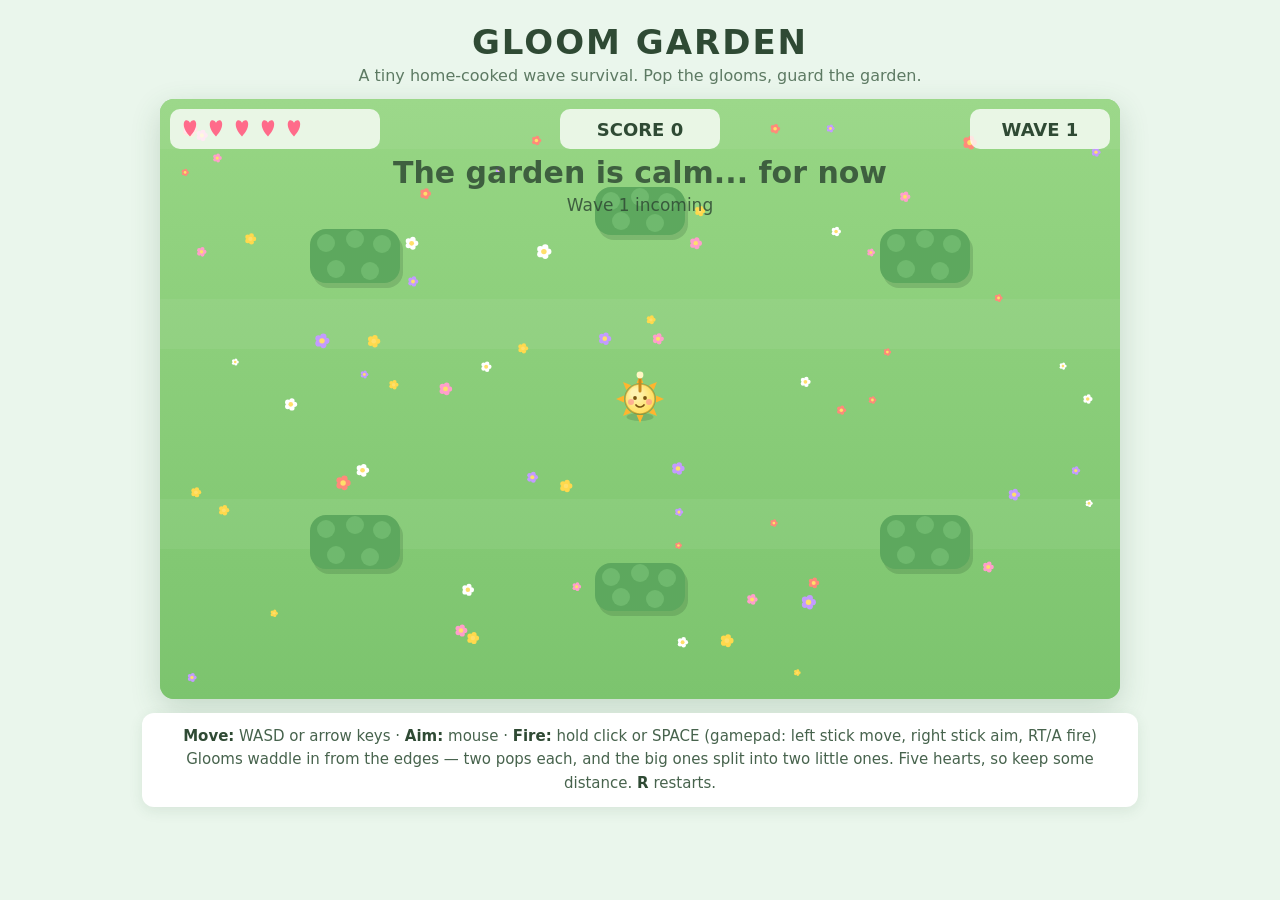
<file: gaming/gloom-garden.html>
<!doctype html>
<html lang="en">
<head>
<meta charset="utf-8">
<meta name="viewport" content="width=device-width, initial-scale=1">
<title>Gloom Garden</title>
<style>
  body { margin:0; background:#eaf6ec; color:#2f4a34; font-family: "Segoe UI", system-ui, -apple-system, sans-serif; text-align:center; }
  h1 { margin: 22px 0 4px; font-size: 34px; letter-spacing: 2px; text-transform: uppercase; }
  .sub { margin: 0 0 14px; color:#5d7a63; }
  canvas { background:#8fce7e; border-radius:14px; box-shadow: 0 10px 30px rgba(50,100,60,.20); display:block; margin: 0 auto; max-width: 96vw; height:auto; }
  .controls { max-width: 960px; margin: 14px auto 30px; background:#fff; border-radius:12px; box-shadow: 0 4px 14px rgba(50,100,60,.10); padding: 12px 18px; color:#47634d; font-size: 15px; line-height: 1.55; }
  .controls b { color:#2f4a34; }
</style>
</head>
<body>
<h1>Gloom Garden</h1>
<p class="sub">A tiny home-cooked wave survival. Pop the glooms, guard the garden.</p>
<canvas id="game" width="960" height="600"></canvas>
<div class="controls">
  <b>Move:</b> WASD or arrow keys &middot; <b>Aim:</b> mouse &middot; <b>Fire:</b> hold click or SPACE (gamepad: left stick move, right stick aim, RT/A fire)<br>
  Glooms waddle in from the edges &mdash; two pops each, and the big ones split into two little ones. Five hearts, so keep some distance. <b>R</b> restarts.
</div>
<script>
"use strict";
const W = 960, H = 600;
const canvas = document.getElementById('game');
const ctx = canvas.getContext('2d');

/* ---------- tiny synth blips (no audio files) ---------- */
let AC = null;
function beep(freq, dur, type, vol, slideTo){
  try {
    if (typeof AudioContext === 'undefined') return;
    if (!AC) AC = new AudioContext();
    if (AC.state === 'suspended') AC.resume();
    const o = AC.createOscillator(), g = AC.createGain();
    o.type = type || 'sine'; o.frequency.value = freq;
    if (slideTo) o.frequency.exponentialRampToValueAtTime(slideTo, AC.currentTime + dur);
    g.gain.value = vol || 0.04;
    g.gain.exponentialRampToValueAtTime(0.0001, AC.currentTime + dur);
    o.connect(g); g.connect(AC.destination);
    o.start(); o.stop(AC.currentTime + dur);
  } catch(e) {}
}

/* ---------- garden dressing ---------- */
const BLOCKS = [
  {x:150,y:130,w:90,h:54},{x:720,y:130,w:90,h:54},
  {x:150,y:416,w:90,h:54},{x:720,y:416,w:90,h:54},
  {x:435,y:88,w:90,h:48},{x:435,y:464,w:90,h:48}
];
const FLOWERS = [];
(function(){
  const cols = ['#ff9ecb','#ffd94d','#ffffff','#c39bff','#ff8a7a'];
  for (let i = 0; i < 70; i++){
    FLOWERS.push({ x: 20 + Math.random()*(W-40), y: 20 + Math.random()*(H-40),
      c: cols[i % cols.length], s: 2 + Math.random()*2.4, ph: Math.random()*6.28 });
  }
  for (const f of FLOWERS) for (const b of BLOCKS)
    if (f.x > b.x-8 && f.x < b.x+b.w+8 && f.y > b.y-8 && f.y < b.y+b.h+8){ f.x = 30; f.y = 30; }
})();
function collideBlocks(e){
  for (const rc of BLOCKS){
    const nx = Math.max(rc.x, Math.min(e.x, rc.x + rc.w));
    const ny = Math.max(rc.y, Math.min(e.y, rc.y + rc.h));
    let dx = e.x - nx, dy = e.y - ny;
    const d2 = dx*dx + dy*dy;
    if (d2 < e.r * e.r){
      if (d2 < 0.0001){ e.y = rc.y - e.r; continue; }
      const d = Math.sqrt(d2);
      e.x = nx + dx/d * e.r; e.y = ny + dy/d * e.r;
    }
  }
  e.x = Math.max(e.r + 4, Math.min(W - e.r - 4, e.x));
  e.y = Math.max(e.r + 4, Math.min(H - e.r - 4, e.y));
}

/* ---------- state ---------- */
const S = {
  mode:'play',           // play | over
  player:null, blobs:[], bolts:[], particles:[], pickups:[],
  wave:0, toSpawn:0, spawnT:0, breatherT:0,
  score:0, time:0, shake:0
};
window.__game = S;

function makePlayer(){
  return { x: W/2, y: H/2, r: 15, aim: 0, hearts: 5, cooldown: 0, invuln: 0, walkPh: 0 };
}
function startGame(){
  S.player = makePlayer();
  S.blobs = []; S.bolts = []; S.particles = []; S.pickups = [];
  S.wave = 0; S.score = 0; S.toSpawn = 0; S.spawnT = 0; S.breatherT = 1.2;
  S.mode = 'play';
}
function startWave(){
  S.wave++;
  S.toSpawn = 4 + S.wave * 2;
  S.spawnT = 0.5;
  beep(520 + S.wave * 20, 0.16, 'triangle', 0.045, 780);
}
function spawnBlob(){
  const side = Math.floor(Math.random()*4);
  let x, y;
  if (side === 0){ x = -24; y = Math.random()*H; }
  else if (side === 1){ x = W + 24; y = Math.random()*H; }
  else if (side === 2){ x = Math.random()*W; y = -24; }
  else { x = Math.random()*W; y = H + 24; }
  const big = S.wave >= 2 && Math.random() < 0.22;
  const base = 32 + S.wave * 2.5;
  if (big) S.blobs.push({ x:x, y:y, r:24, hp:2, big:true, speed: base * 0.8, wob: Math.random()*6.28, score:150 });
  else S.blobs.push({ x:x, y:y, r:15, hp:2, big:false, speed: base * (0.9 + Math.random()*0.25), wob: Math.random()*6.28, score:100 });
}

/* ---------- particles & pickups ---------- */
function burst(x, y, n, cols){
  for (let i = 0; i < n; i++){
    const a = Math.random()*Math.PI*2, sp = 40 + Math.random()*160;
    S.particles.push({ x:x, y:y, vx: Math.cos(a)*sp, vy: Math.sin(a)*sp - 24,
      life:0, max: 0.4 + Math.random()*0.35, size: 2 + Math.random()*3.4,
      color: cols[Math.floor(Math.random()*cols.length)],
      shape: i % 3 === 0 ? 'star' : 'spark' });
  }
}
function popBlob(b){
  S.score += b.score;
  burst(b.x, b.y, b.big ? 22 : 14, ['#ffe066','#ffffff','#b8f1cc','#ffd1ec']);
  beep(b.big ? 340 : 430, 0.1, 'triangle', 0.045, 760);
  if (b.big){
    for (const m of [-1, 1]){
      S.blobs.push({ x: b.x + m*16, y: b.y + (Math.random()-0.5)*10, r: 11, hp: 1, big:false,
        small:true, speed: 46 + S.wave * 2.5, wob: Math.random()*6.28, score: 50 });
    }
    burst(b.x, b.y, 8, ['#cdbcf2','#ffffff']);
  }
  if (Math.random() < 0.12 && S.player.hearts < 5){
    S.pickups.push({ x: b.x, y: b.y, t: 0, life: 12 });
  }
}

/* ---------- combat ---------- */
function fireBolt(){
  const p = S.player;
  if (p.cooldown > 0) return;
  p.cooldown = 0.17;
  S.bolts.push({ x: p.x + Math.cos(p.aim)*(p.r+6), y: p.y + Math.sin(p.aim)*(p.r+6),
    vx: Math.cos(p.aim)*580, vy: Math.sin(p.aim)*580, r: 4.5 });
  beep(920, 0.05, 'sine', 0.02, 1300);
}
function hurtPlayer(fromX, fromY){
  const p = S.player;
  if (p.invuln > 0 || S.mode !== 'play') return;
  p.hearts--;
  p.invuln = 1.3;
  S.shake = Math.max(S.shake, 5);
  burst(p.x, p.y, 10, ['#fff3b0','#ffd94d','#ffffff']);
  const dx = p.x - fromX, dy = p.y - fromY, d = Math.hypot(dx, dy) || 1;
  p.x += dx/d * 46; p.y += dy/d * 46;
  collideBlocks(p);
  beep(196, 0.16, 'triangle', 0.05, 130);
  if (p.hearts <= 0){
    p.hearts = 0;
    S.mode = 'over';
    burst(p.x, p.y, 30, ['#ffe066','#ffffff','#ffd1ec']);
    beep(392, 0.4, 'triangle', 0.05, 196);
  }
}
/* ---------- input ---------- */
const keys = {};
const mouse = { x: W/2, y: H/2 - 80, down:false };
window.addEventListener('keydown', e => {
  keys[e.code] = true;
  if (e.code === 'KeyR' && S.mode === 'over') startGame();
  if (['ArrowUp','ArrowDown','ArrowLeft','ArrowRight','Space'].includes(e.code)) e.preventDefault();
});
window.addEventListener('keyup', e => { keys[e.code] = false; });
function canvasPos(e){
  const r = canvas.getBoundingClientRect();
  return { x: (e.clientX - r.left) * (W / r.width), y: (e.clientY - r.top) * (H / r.height) };
}
canvas.addEventListener('mousemove', e => { const p = canvasPos(e); mouse.x = p.x; mouse.y = p.y; });
canvas.addEventListener('mousedown', () => { mouse.down = true; });
window.addEventListener('mouseup', () => { mouse.down = false; });
function gamepadState(){
  try {
    if (typeof navigator === 'undefined' || !navigator.getGamepads) return null;
    const pads = navigator.getGamepads();
    for (const p of pads) if (p) return p;
  } catch(e) {}
  return null;
}

/* ---------- update ---------- */
function update(dt){
  S.time += dt;
  if (S.shake > 0) S.shake = Math.max(0, S.shake - dt * 16);
  for (const pt of S.particles){ pt.life += dt; pt.x += pt.vx * dt; pt.y += pt.vy * dt; pt.vx *= 0.92; pt.vy *= 0.92; }
  S.particles = S.particles.filter(pt => pt.life < pt.max);
  if (S.mode !== 'play') return;
  const p = S.player;
  if (p.cooldown > 0) p.cooldown -= dt;
  if (p.invuln > 0) p.invuln -= dt;

  /* waves */
  if (S.toSpawn > 0){
    S.spawnT -= dt;
    if (S.spawnT <= 0){ spawnBlob(); S.toSpawn--; S.spawnT = 0.8; }
  } else if (S.blobs.length === 0){
    S.breatherT -= dt;
    if (S.breatherT <= 0){ startWave(); S.breatherT = 2.2; }
  }

  /* player */
  let mx = 0, my = 0;
  if (keys.KeyA || keys.ArrowLeft) mx -= 1;
  if (keys.KeyD || keys.ArrowRight) mx += 1;
  if (keys.KeyW || keys.ArrowUp) my -= 1;
  if (keys.KeyS || keys.ArrowDown) my += 1;
  let firing = mouse.down || !!keys.Space;
  const pad = gamepadState();
  if (pad){
    const dz = v => Math.abs(v) > 0.25 ? v : 0;
    const lx = dz(pad.axes[0]||0), ly = dz(pad.axes[1]||0);
    if (lx || ly){ mx = lx; my = ly; }
    const rx = dz(pad.axes[2]||0), ry = dz(pad.axes[3]||0);
    if (Math.hypot(rx, ry) > 0.35) p.aim = Math.atan2(ry, rx);
    else p.aim = Math.atan2(mouse.y - p.y, mouse.x - p.x);
    if ((pad.buttons[7] && pad.buttons[7].pressed) || (pad.buttons[0] && pad.buttons[0].pressed)) firing = true;
  } else {
    p.aim = Math.atan2(mouse.y - p.y, mouse.x - p.x);
  }
  const mm = Math.hypot(mx, my);
  if (mm > 0.01){
    p.x += (mx/mm) * 232 * dt; p.y += (my/mm) * 232 * dt;
    p.walkPh += dt * 10;
  }
  collideBlocks(p);
  if (firing) fireBolt();

  /* bolts */
  for (const b of S.bolts){
    b.x += b.vx * dt; b.y += b.vy * dt;
    if (b.x < -12 || b.x > W + 12 || b.y < -12 || b.y > H + 12) b.dead = true;
  }
  for (const b of S.bolts){
    if (b.dead) continue;
    for (const bl of S.blobs){
      if (bl.hp <= 0) continue;
      const dx = bl.x - b.x, dy = bl.y - b.y;
      if (dx*dx + dy*dy < (bl.r + b.r) * (bl.r + b.r)){
        b.dead = true; bl.hp--;
        burst(b.x, b.y, 4, ['#ffe066','#ffffff']);
        if (bl.hp <= 0) popBlob(bl);
        break;
      }
    }
  }
  S.bolts = S.bolts.filter(b => !b.dead);
  S.blobs = S.blobs.filter(bl => bl.hp > 0);

  /* blobs chase + waddle */
  for (const bl of S.blobs){
    const dx = p.x - bl.x, dy = p.y - bl.y, d = Math.hypot(dx, dy) || 1;
    bl.wob += dt * 6;
    const sway = Math.sin(bl.wob) * 0.35;
    const cos = Math.cos(sway), sin = Math.sin(sway);
    const ux = dx/d, uy = dy/d;
    bl.x += (ux*cos - uy*sin) * bl.speed * dt;
    bl.y += (ux*sin + uy*cos) * bl.speed * dt;
    collideBlocks(bl);
  }
  /* gentle separation so they don't stack into one mega-blob */
  for (let i = 0; i < S.blobs.length; i++){
    for (let j = i + 1; j < S.blobs.length; j++){
      const a = S.blobs[i], b = S.blobs[j];
      const dx = b.x - a.x, dy = b.y - a.y, d = Math.hypot(dx, dy), min = a.r + b.r - 2;
      if (d > 0.01 && d < min){
        const push = (min - d) / 2;
        a.x -= dx/d * push; a.y -= dy/d * push;
        b.x += dx/d * push; b.y += dy/d * push;
      }
    }
  }
  /* contact bonks */
  if (p.invuln <= 0){
    for (const bl of S.blobs){
      const dx = p.x - bl.x, dy = p.y - bl.y;
      if (dx*dx + dy*dy < (p.r + bl.r - 2) * (p.r + bl.r - 2)){
        hurtPlayer(bl.x, bl.y);
        bl.x -= dx * 0.4; bl.y -= dy * 0.4;
        break;
      }
    }
  }
  /* pickups */
  for (const pk of S.pickups){
    pk.t += dt; pk.life -= dt;
    const dx = p.x - pk.x, dy = p.y - pk.y;
    if (dx*dx + dy*dy < 30 * 30){
      p.hearts = Math.min(5, p.hearts + 1);
      pk.life = 0;
      burst(pk.x, pk.y, 10, ['#ff9ecb','#ffffff','#ffd1ec']);
      beep(784, 0.14, 'sine', 0.05, 1175);
    }
  }
  S.pickups = S.pickups.filter(pk => pk.life > 0);
}

/* ---------- drawing ---------- */
function rr(x, y, w, h, r){
  ctx.beginPath();
  ctx.moveTo(x+r, y);
  ctx.arcTo(x+w, y, x+w, y+h, r);
  ctx.arcTo(x+w, y+h, x, y+h, r);
  ctx.arcTo(x, y+h, x, y, r);
  ctx.arcTo(x, y, x+w, y, r);
  ctx.closePath();
}
function drawHeart(x, y, s, filled){
  ctx.save(); ctx.translate(x, y); ctx.scale(s, s);
  ctx.beginPath();
  ctx.moveTo(0, 4);
  ctx.bezierCurveTo(-7, -3, -3, -9, 0, -4.5);
  ctx.bezierCurveTo(3, -9, 7, -3, 0, 4);
  ctx.closePath();
  ctx.fillStyle = filled ? '#ff6b8a' : 'rgba(70,90,70,0.25)';
  ctx.fill();
  ctx.restore();
}
function draw(){
  ctx.save();
  if (S.shake > 0) ctx.translate((Math.random()-0.5)*S.shake, (Math.random()-0.5)*S.shake);
  /* grass */
  const g = ctx.createLinearGradient(0, 0, 0, H);
  g.addColorStop(0, '#97d684'); g.addColorStop(1, '#7cc46e');
  ctx.fillStyle = g; ctx.fillRect(0, 0, W, H);
  ctx.fillStyle = 'rgba(255,255,255,0.05)';
  for (let i = 0; i < 6; i++) if (i % 2 === 0) ctx.fillRect(0, i * 100, W, 50);
  /* flowers */
  for (const f of FLOWERS){
    const bob = Math.sin(S.time * 1.4 + f.ph) * 0.7;
    ctx.fillStyle = f.c;
    for (let k = 0; k < 5; k++){
      const a = k / 5 * Math.PI * 2;
      ctx.beginPath();
      ctx.arc(f.x + Math.cos(a) * f.s, f.y + bob + Math.sin(a) * f.s, f.s * 0.72, 0, Math.PI*2);
      ctx.fill();
    }
    ctx.fillStyle = '#ffdf6b';
    ctx.beginPath(); ctx.arc(f.x, f.y + bob, f.s * 0.62, 0, Math.PI*2); ctx.fill();
  }
  /* bushes (soft obstacle blocks) */
  for (const b of BLOCKS){
    ctx.fillStyle = 'rgba(40,80,45,0.20)';
    rr(b.x + 3, b.y + 5, b.w, b.h, 16); ctx.fill();
    ctx.fillStyle = '#5da85e'; rr(b.x, b.y, b.w, b.h, 16); ctx.fill();
    ctx.fillStyle = '#6fb96e';
    for (const off of [[16, 14], [b.w/2, 10], [b.w - 18, 15], [26, b.h - 14], [b.w - 30, b.h - 12]]){
      ctx.beginPath(); ctx.arc(b.x + off[0], b.y + off[1], 9, 0, Math.PI*2); ctx.fill();
    }
  }
  /* pickups */
  for (const pk of S.pickups){
    if (pk.life < 2.5 && Math.floor(S.time * 5) % 2 === 0) continue;
    const bobY = Math.sin(pk.t * 3) * 3;
    ctx.fillStyle = 'rgba(255,255,255,0.65)';
    ctx.beginPath(); ctx.arc(pk.x, pk.y + bobY, 13, 0, Math.PI*2); ctx.fill();
    drawHeart(pk.x, pk.y + bobY + 1, 1.7, true);
  }
  /* bolts */
  for (const b of S.bolts){
    ctx.fillStyle = 'rgba(255,224,102,0.4)';
    ctx.beginPath(); ctx.arc(b.x, b.y, b.r + 4, 0, Math.PI*2); ctx.fill();
    ctx.fillStyle = '#fff7c4';
    ctx.beginPath(); ctx.arc(b.x, b.y, b.r, 0, Math.PI*2); ctx.fill();
    ctx.fillStyle = '#ffd94d';
    ctx.beginPath(); ctx.arc(b.x, b.y, 2, 0, Math.PI*2); ctx.fill();
  }
  /* blobs */
  for (const bl of S.blobs) drawBlob(bl);
  /* player */
  if (S.player) drawPlayer();
  /* particles */
  for (const pt of S.particles){
    const a = 1 - pt.life / pt.max;
    ctx.globalAlpha = a;
    ctx.fillStyle = pt.color;
    if (pt.shape === 'star'){
      ctx.save(); ctx.translate(pt.x, pt.y); ctx.rotate(pt.life * 5);
      ctx.fillRect(-pt.size, -1, pt.size*2, 2); ctx.fillRect(-1, -pt.size, 2, pt.size*2);
      ctx.restore();
    } else {
      ctx.beginPath(); ctx.arc(pt.x, pt.y, pt.size * a + 0.5, 0, Math.PI*2); ctx.fill();
    }
  }
  ctx.globalAlpha = 1;
  ctx.restore();
  drawHUD();
  if (S.mode === 'over') drawOver();
  else if (S.toSpawn === 0 && S.blobs.length === 0 && S.mode === 'play'){
    ctx.fillStyle = 'rgba(47,74,52,0.85)';
    ctx.font = 'bold 30px "Segoe UI", system-ui, sans-serif';
    ctx.textAlign = 'center';
    ctx.fillText(S.wave === 0 ? 'The garden is calm... for now' : 'Wave ' + S.wave + ' cleared!', W/2, 84);
    ctx.font = '17px "Segoe UI", system-ui, sans-serif';
    ctx.fillText('Wave ' + (S.wave + 1) + ' incoming', W/2, 112);
  }
}
function drawBlob(bl){
  const squash = 1 + Math.sin(bl.wob) * 0.07;
  ctx.save(); ctx.translate(bl.x, bl.y);
  ctx.fillStyle = 'rgba(50,60,80,0.18)';
  ctx.beginPath(); ctx.ellipse(0, bl.r + 3, bl.r * 0.9, 4, 0, 0, Math.PI*2); ctx.fill();
  ctx.scale(1 / squash, squash);
  const g = ctx.createRadialGradient(-bl.r * 0.3, -bl.r * 0.35, bl.r * 0.2, 0, 0, bl.r * 1.15);
  g.addColorStop(0, '#9a8fb8'); g.addColorStop(1, '#6e6390');
  ctx.fillStyle = g;
  ctx.beginPath(); ctx.arc(0, 0, bl.r, 0, Math.PI*2); ctx.fill();
  if (bl.hp === 1){
    ctx.strokeStyle = 'rgba(40,30,60,0.4)'; ctx.lineWidth = 1.4;
    ctx.beginPath(); ctx.moveTo(-bl.r * 0.4, -bl.r * 0.5);
    ctx.lineTo(-bl.r * 0.1, -bl.r * 0.1); ctx.lineTo(-bl.r * 0.35, bl.r * 0.25); ctx.stroke();
  }
  /* sleepy grumpy face — more cute than scary */
  ctx.fillStyle = '#2e2749';
  const p = S.player;
  const look = p ? Math.atan2(p.y - bl.y, p.x - bl.x) : 0;
  const lx = Math.cos(look) * 2, ly = Math.sin(look) * 2;
  ctx.beginPath(); ctx.arc(-bl.r * 0.34 + lx, -2 + ly, bl.r * 0.1, 0, Math.PI*2); ctx.fill();
  ctx.beginPath(); ctx.arc(bl.r * 0.34 + lx, -2 + ly, bl.r * 0.1, 0, Math.PI*2); ctx.fill();
  ctx.strokeStyle = '#2e2749'; ctx.lineWidth = 1.6;
  ctx.beginPath(); ctx.arc(lx, bl.r * 0.42 + ly, bl.r * 0.22, Math.PI * 1.15, Math.PI * 1.85); ctx.stroke();
  ctx.restore();
}
function drawPlayer(){
  const p = S.player;
  ctx.save(); ctx.translate(p.x, p.y);
  if (p.invuln > 0 && Math.floor(S.time * 8) % 2 === 0) ctx.globalAlpha = 0.45;
  ctx.fillStyle = 'rgba(50,80,50,0.20)';
  ctx.beginPath(); ctx.ellipse(0, p.r + 3, p.r * 0.9, 4, 0, 0, Math.PI*2); ctx.fill();
  /* sun-ray crown */
  ctx.fillStyle = '#ffb52e';
  for (let k = 0; k < 8; k++){
    const a = k / 8 * Math.PI * 2 + Math.sin(p.walkPh) * 0.04;
    ctx.save(); ctx.rotate(a);
    ctx.beginPath();
    ctx.moveTo(-3.4, -p.r - 1); ctx.lineTo(0, -p.r - 9); ctx.lineTo(3.4, -p.r - 1);
    ctx.closePath(); ctx.fill();
    ctx.restore();
  }
  /* body */
  const g = ctx.createRadialGradient(-5, -6, 4, 0, 0, p.r * 1.2);
  g.addColorStop(0, '#fff3b0'); g.addColorStop(1, '#ffd94d');
  ctx.fillStyle = g;
  ctx.beginPath(); ctx.arc(0, 0, p.r, 0, Math.PI*2); ctx.fill();
  ctx.strokeStyle = 'rgba(160,110,10,0.45)'; ctx.lineWidth = 1.6; ctx.stroke();
  /* face */
  ctx.fillStyle = '#7a5510';
  ctx.beginPath(); ctx.arc(-5, -1, 1.9, 0, Math.PI*2); ctx.fill();
  ctx.beginPath(); ctx.arc(5, -1, 1.9, 0, Math.PI*2); ctx.fill();
  ctx.strokeStyle = '#7a5510'; ctx.lineWidth = 1.6;
  ctx.beginPath(); ctx.arc(0, 3, 5, 0.15 * Math.PI, 0.85 * Math.PI); ctx.stroke();
  ctx.fillStyle = 'rgba(255,130,150,0.55)';
  ctx.beginPath(); ctx.arc(-9, 3, 3, 0, Math.PI*2); ctx.fill();
  ctx.beginPath(); ctx.arc(9, 3, 3, 0, Math.PI*2); ctx.fill();
  /* little light wand toward aim */
  ctx.strokeStyle = '#c98a1e'; ctx.lineWidth = 3; ctx.lineCap = 'round';
  ctx.beginPath(); ctx.moveTo(Math.cos(p.aim) * 8, Math.sin(p.aim) * 8);
  ctx.lineTo(Math.cos(p.aim) * (p.r + 7), Math.sin(p.aim) * (p.r + 7)); ctx.stroke();
  ctx.fillStyle = '#fff7c4';
  ctx.beginPath(); ctx.arc(Math.cos(p.aim) * (p.r + 9), Math.sin(p.aim) * (p.r + 9), 3.4, 0, Math.PI*2); ctx.fill();
  ctx.restore();
}
function drawHUD(){
  const p = S.player;
  ctx.fillStyle = 'rgba(255,255,255,0.78)';
  rr(10, 10, 210, 40, 10); ctx.fill();
  rr(W/2 - 80, 10, 160, 40, 10); ctx.fill();
  rr(W - 150, 10, 140, 40, 10); ctx.fill();
  if (p) for (let i = 0; i < 5; i++) drawHeart(30 + i * 26, 31, 1.6, i < p.hearts);
  ctx.fillStyle = '#2f4a34'; ctx.textAlign = 'center';
  ctx.font = 'bold 18px "Segoe UI", system-ui, sans-serif';
  ctx.fillText('SCORE ' + S.score, W/2, 37);
  ctx.fillText('WAVE ' + Math.max(1, S.wave), W - 80, 37);
}
function drawOver(){
  ctx.fillStyle = 'rgba(46,64,50,0.55)'; ctx.fillRect(0, 0, W, H);
  ctx.fillStyle = '#ffffff'; ctx.textAlign = 'center';
  ctx.font = 'bold 42px "Segoe UI", system-ui, sans-serif';
  ctx.fillText('THE GLOOMS GOT IN!', W/2, H/2 - 30);
  ctx.font = '20px "Segoe UI", system-ui, sans-serif';
  ctx.fillText('You guarded the garden to Wave ' + S.wave, W/2, H/2 + 8);
  ctx.fillText('Final score: ' + S.score, W/2, H/2 + 40);
  ctx.fillText('Press R to play again', W/2, H/2 + 78);
}

/* ---------- main loop ---------- */
startGame();
let lastT = 0;
function frame(t){
  const dt = Math.min(0.033, (t - lastT) / 1000 || 0.016);
  lastT = t;
  update(dt);
  draw();
  requestAnimationFrame(frame);
}
requestAnimationFrame(frame);
</script>
</body>
</html>
</file>
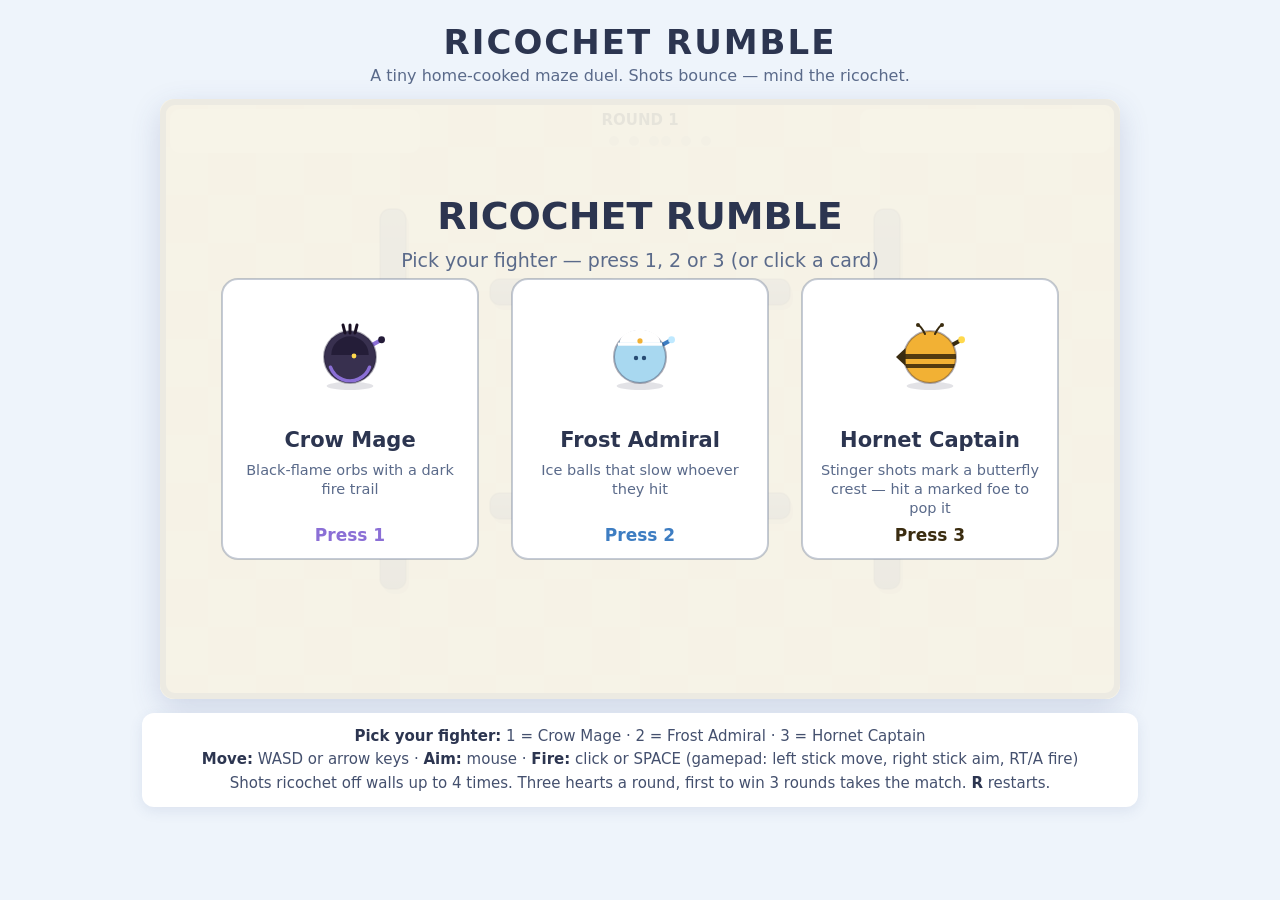
<file: gaming/ricochet-rumble.html>
<!doctype html>
<html lang="en">
<head>
<meta charset="utf-8">
<meta name="viewport" content="width=device-width, initial-scale=1">
<title>Ricochet Rumble</title>
<style>
  body { margin:0; background:#eef4fb; color:#2c3550; font-family: "Segoe UI", system-ui, -apple-system, sans-serif; text-align:center; }
  h1 { margin: 22px 0 4px; font-size: 34px; letter-spacing: 2px; text-transform: uppercase; }
  .sub { margin: 0 0 14px; color:#5a6a8a; }
  canvas { background:#f7f3e8; border-radius:14px; box-shadow: 0 10px 30px rgba(60,80,140,.18); display:block; margin: 0 auto; max-width: 96vw; height:auto; }
  .controls { max-width: 960px; margin: 14px auto 30px; background:#fff; border-radius:12px; box-shadow: 0 4px 14px rgba(60,80,140,.10); padding: 12px 18px; color:#44506e; font-size: 15px; line-height: 1.55; }
  .controls b { color:#2c3550; }
</style>
</head>
<body>
<h1>Ricochet Rumble</h1>
<p class="sub">A tiny home-cooked maze duel. Shots bounce &mdash; mind the ricochet.</p>
<canvas id="game" width="960" height="600"></canvas>
<div class="controls">
  <b>Pick your fighter:</b> 1 = Crow Mage &middot; 2 = Frost Admiral &middot; 3 = Hornet Captain<br>
  <b>Move:</b> WASD or arrow keys &middot; <b>Aim:</b> mouse &middot; <b>Fire:</b> click or SPACE (gamepad: left stick move, right stick aim, RT/A fire)<br>
  Shots ricochet off walls up to 4 times. Three hearts a round, first to win 3 rounds takes the match. <b>R</b> restarts.
</div>
<script>
"use strict";
const W = 960, H = 600;
const canvas = document.getElementById('game');
const ctx = canvas.getContext('2d');

/* ---------- tiny synth blips (no audio files) ---------- */
let AC = null;
function beep(freq, dur, type, vol, slideTo){
  try {
    if (typeof AudioContext === 'undefined') return;
    if (!AC) AC = new AudioContext();
    if (AC.state === 'suspended') AC.resume();
    const o = AC.createOscillator(), g = AC.createGain();
    o.type = type || 'square'; o.frequency.value = freq;
    if (slideTo) o.frequency.exponentialRampToValueAtTime(slideTo, AC.currentTime + dur);
    g.gain.value = vol || 0.05;
    g.gain.exponentialRampToValueAtTime(0.0001, AC.currentTime + dur);
    o.connect(g); g.connect(AC.destination);
    o.start(); o.stop(AC.currentTime + dur);
  } catch(e) {}
}

/* ---------- maze ---------- */
const WALLS = [
  {x:220,y:110,w:26,h:150},{x:714,y:110,w:26,h:150},
  {x:220,y:340,w:26,h:150},{x:714,y:340,w:26,h:150},
  {x:330,y:180,w:130,h:26},{x:500,y:180,w:130,h:26},
  {x:330,y:394,w:130,h:26},{x:500,y:394,w:130,h:26},
  {x:460,y:270,w:40,h:60}
];
function circleRect(cx, cy, r, rc){
  const nx = Math.max(rc.x, Math.min(cx, rc.x + rc.w));
  const ny = Math.max(rc.y, Math.min(cy, rc.y + rc.h));
  const dx = cx - nx, dy = cy - ny;
  return dx*dx + dy*dy < r*r;
}
function segHitsRect(x1,y1,x2,y2,rc){
  // slab method
  let tmin = 0, tmax = 1;
  const dx = x2-x1, dy = y2-y1;
  if (Math.abs(dx) < 1e-9){ if (x1 < rc.x || x1 > rc.x+rc.w) return false; }
  else {
    let t1 = (rc.x - x1)/dx, t2 = (rc.x+rc.w - x1)/dx;
    if (t1 > t2){ const t=t1; t1=t2; t2=t; }
    tmin = Math.max(tmin, t1); tmax = Math.min(tmax, t2);
    if (tmin > tmax) return false;
  }
  if (Math.abs(dy) < 1e-9){ if (y1 < rc.y || y1 > rc.y+rc.h) return false; }
  else {
    let t1 = (rc.y - y1)/dy, t2 = (rc.y+rc.h - y1)/dy;
    if (t1 > t2){ const t=t1; t1=t2; t2=t; }
    tmin = Math.max(tmin, t1); tmax = Math.min(tmax, t2);
    if (tmin > tmax) return false;
  }
  return true;
}
function lineOfSight(x1,y1,x2,y2){
  for (const rc of WALLS) if (segHitsRect(x1,y1,x2,y2,rc)) return false;
  return true;
}
function collideWalls(f){
  for (const rc of WALLS){
    const nx = Math.max(rc.x, Math.min(f.x, rc.x + rc.w));
    const ny = Math.max(rc.y, Math.min(f.y, rc.y + rc.h));
    let dx = f.x - nx, dy = f.y - ny;
    const d2 = dx*dx + dy*dy;
    if (d2 < f.r * f.r){
      if (d2 < 0.0001){ f.x = rc.x - f.r; continue; }
      const d = Math.sqrt(d2);
      f.x = nx + dx/d * f.r; f.y = ny + dy/d * f.r;
    }
  }
  f.x = Math.max(f.r + 6, Math.min(W - f.r - 6, f.x));
  f.y = Math.max(f.r + 6, Math.min(H - f.r - 6, f.y));
}

/* ---------- characters ---------- */
const CHARS = [
  { id:'crow',   name:'Crow Mage',     color:'#38304f', accent:'#8b6fd6', shotColor:'#241b38',
    desc:'Black-flame orbs with a dark fire trail', cooldown:0.45 },
  { id:'frost',  name:'Frost Admiral', color:'#a8d8f0', accent:'#3d7dc2', shotColor:'#bfe9ff',
    desc:'Ice balls that slow whoever they hit', cooldown:0.45 },
  { id:'hornet', name:'Hornet Captain',color:'#f2b134', accent:'#3a2c10', shotColor:'#ffd94d',
    desc:'Stinger shots mark a butterfly crest — hit a marked foe to pop it', cooldown:0.36 }
];

/* ---------- state ---------- */
const S = {
  mode:'pick',           // pick | play | roundEnd | matchEnd
  playerChar:0, cpuChar:1,
  round:1, roundWins:{player:0, cpu:0},
  banner:'', bannerT:0,
  player:null, cpu:null,
  bullets:[], particles:[],
  shake:0, time:0
};
window.__game = S;

function makeFighter(charIdx, x, y, isPlayer){
  return {
    char: CHARS[charIdx], charIdx: charIdx,
    x:x, y:y, r:15, angle: isPlayer ? 0 : Math.PI,
    aim: isPlayer ? 0 : Math.PI,
    hearts:3, cooldown:0, prot:2, invuln:0,
    slowT:0, markT:0, isPlayer: isPlayer,
    thinkT:0, reactT:0, detourT:0, detourSide:1, strafeT:0, strafeDir:1, fireHeld:false
  };
}
function startRound(){
  S.player = makeFighter(S.playerChar, 90, 300, true);
  S.cpu = makeFighter(S.cpuChar, 870, 300, false);
  S.bullets = []; S.particles = [];
  S.mode = 'play';
  S.banner = 'Round ' + S.round; S.bannerT = 1.4;
}
function startMatch(pChar){
  S.playerChar = pChar;
  do { S.cpuChar = Math.floor(Math.random()*3); } while (S.cpuChar === pChar);
  S.round = 1; S.roundWins = {player:0, cpu:0};
  startRound();
}
function endRound(winner){
  S.roundWins[winner]++;
  if (S.roundWins[winner] >= 3){
    S.mode = 'matchEnd'; S.bannerT = 0;
    beep(660, 0.3, 'triangle', 0.06, 990);
  } else {
    S.mode = 'roundEnd'; S.bannerT = 1.8;
    S.banner = (winner === 'player' ? 'You take round ' + S.round + '!' : 'CPU takes round ' + S.round);
    beep(520, 0.2, 'triangle', 0.05, 760);
  }
}

/* ---------- particles ---------- */
function burst(x, y, kind, n){
  const palettes = {
    hit:   ['#ffd94d','#ff9d5c','#fff3b0','#ffffff'],
    flame: ['#4a3577','#241b38','#8b6fd6','#191024'],
    frost: ['#bfe9ff','#ffffff','#7fc4ee','#e8f8ff'],
    pop:   ['#ffd94d','#ff7eb6','#fff3b0','#ffffff','#ffb3d9']
  };
  const cols = palettes[kind] || palettes.hit;
  for (let i=0;i<n;i++){
    const a = Math.random()*Math.PI*2, sp = 40 + Math.random()*170;
    S.particles.push({ x:x, y:y, vx:Math.cos(a)*sp, vy:Math.sin(a)*sp - 20,
      life:0, max:0.45 + Math.random()*0.4, size:2 + Math.random()*3.5,
      color: cols[Math.floor(Math.random()*cols.length)],
      shape: kind==='pop' ? (i%3===0?'star':'petal') : 'spark' });
  }
}
function trailP(x, y, kind){
  const cols = { crow:['#4a3577','#241b38','#8b6fd6'], frost:['#dff4ff','#ffffff'], hornet:['#ffd94d','#fff3b0'] };
  const c = (cols[kind]||cols.crow);
  S.particles.push({ x:x+(Math.random()-0.5)*4, y:y+(Math.random()-0.5)*4,
    vx:(Math.random()-0.5)*16, vy:(Math.random()-0.5)*16,
    life:0, max:0.3, size:2.4, color:c[Math.floor(Math.random()*c.length)], shape:'spark' });
}

/* ---------- combat ---------- */
function fire(f){
  if (f.cooldown > 0 || S.mode !== 'play') return;
  const own = S.bullets.filter(b => b.owner === f).length;
  if (own >= 3) return;
  f.cooldown = f.char.cooldown;
  const a = f.aim;
  S.bullets.push({
    x: f.x + Math.cos(a)*(f.r+6), y: f.y + Math.sin(a)*(f.r+6),
    vx: Math.cos(a)*430, vy: Math.sin(a)*430,
    r:4.5, bounces:0, owner:f, kind:f.char.id, color:f.char.shotColor
  });
  beep(f.char.id==='frost'?880:(f.char.id==='hornet'?740:330), 0.07, 'square', 0.03);
}
function applyHit(target, bullet){
  if (target.prot > 0 || target.invuln > 0) return;
  target.invuln = 0.9;
  if (bullet.kind === 'hornet'){
    if (target.markT > 0){
      target.markT = 0;
      target.hearts -= 2;
      burst(target.x, target.y, 'pop', 30);
      S.shake = Math.max(S.shake, 6);
      beep(980, 0.18, 'triangle', 0.06, 420);
    } else {
      target.markT = 5;
      target.hearts -= 1;
      burst(target.x, target.y, 'hit', 14);
      beep(700, 0.1, 'triangle', 0.05);
    }
  } else if (bullet.kind === 'frost'){
    target.hearts -= 1;
    target.slowT = 1.6;
    burst(target.x, target.y, 'frost', 16);
    beep(1200, 0.12, 'sine', 0.05, 500);
  } else { // crow
    target.hearts -= 1;
    burst(target.x, target.y, 'flame', 16);
    beep(220, 0.14, 'sawtooth', 0.05, 110);
  }
  if (target.hearts <= 0){
    target.hearts = 0;
    burst(target.x, target.y, 'pop', 36);
    endRound(target.isPlayer ? 'cpu' : 'player');
  }
}
function stepBullets(dt){
  const dead = [];
  for (const b of S.bullets){
    const steps = 3;
    for (let s=0;s<steps && !b.dead;s++){
      const mdt = dt/steps;
      // X axis
      b.x += b.vx * mdt;
      let hitWall = circleRect(b.x, b.y, b.r, {x:-40,y:-40,w:40,h:H+80}) || circleRect(b.x, b.y, b.r, {x:W,y:-40,w:40,h:H+80});
      if (!hitWall) for (const rc of WALLS) if (circleRect(b.x, b.y, b.r, rc)){ hitWall = true; break; }
      if (hitWall){
        b.x -= b.vx * mdt; b.vx = -b.vx; b.bounces++;
        if (b.bounces > 4){ b.dead = true; burst(b.x, b.y, 'hit', 5); }
      }
      if (b.dead) break;
      // Y axis
      b.y += b.vy * mdt;
      hitWall = circleRect(b.x, b.y, b.r, {x:-40,y:-40,w:W+80,h:40}) || circleRect(b.x, b.y, b.r, {x:-40,y:H,w:W+80,h:40});
      if (!hitWall) for (const rc of WALLS) if (circleRect(b.x, b.y, b.r, rc)){ hitWall = true; break; }
      if (hitWall){
        b.y -= b.vy * mdt; b.vy = -b.vy; b.bounces++;
        if (b.bounces > 4){ b.dead = true; burst(b.x, b.y, 'hit', 5); }
      }
    }
    if (!b.dead){
      trailP(b.x, b.y, b.kind);
      const target = b.owner.isPlayer ? S.cpu : S.player;
      const dx = target.x - b.x, dy = target.y - b.y;
      if (dx*dx + dy*dy < (target.r + b.r) * (target.r + b.r)){
        if (target.prot <= 0 && target.invuln <= 0){ applyHit(target, b); b.dead = true; }
        else if (target.invuln > 0){ b.dead = true; }
      }
    }
    if (b.dead) dead.push(b);
  }
  if (dead.length) S.bullets = S.bullets.filter(b => !b.dead);
}
/* ---------- input ---------- */
const keys = {};
const mouse = { x: W/2, y: H/2, down:false };
window.addEventListener('keydown', e => {
  keys[e.code] = true;
  if (S.mode === 'pick'){
    if (e.code === 'Digit1') startMatch(0);
    if (e.code === 'Digit2') startMatch(1);
    if (e.code === 'Digit3') startMatch(2);
  } else if (e.code === 'KeyR'){
    if (S.mode === 'matchEnd' || S.mode === 'play' || S.mode === 'roundEnd') startMatch(S.playerChar);
  }
  if (['ArrowUp','ArrowDown','ArrowLeft','ArrowRight','Space'].includes(e.code)) e.preventDefault();
});
window.addEventListener('keyup', e => { keys[e.code] = false; });
function canvasPos(e){
  const r = canvas.getBoundingClientRect();
  return { x: (e.clientX - r.left) * (W / r.width), y: (e.clientY - r.top) * (H / r.height) };
}
canvas.addEventListener('mousemove', e => { const p = canvasPos(e); mouse.x = p.x; mouse.y = p.y; });
canvas.addEventListener('mousedown', e => {
  const p = canvasPos(e); mouse.x = p.x; mouse.y = p.y; mouse.down = true;
  if (S.mode === 'pick'){
    CHARS.forEach((c, i) => {
      const cx = 190 + i * 290, cy = 300;
      if (Math.abs(p.x - cx) < 125 && Math.abs(p.y - cy) < 130) startMatch(i);
    });
  }
});
window.addEventListener('mouseup', () => { mouse.down = false; });
function gamepadState(){
  try {
    if (typeof navigator === 'undefined' || !navigator.getGamepads) return null;
    const pads = navigator.getGamepads();
    for (const p of pads) if (p) return p;
  } catch(e) {}
  return null;
}

/* ---------- update ---------- */
function speedOf(f){ return (f.slowT > 0 ? 168 * 0.45 : 168); }
function moveFighter(f, mx, my, dt){
  const m = Math.hypot(mx, my);
  if (m > 0.01){
    const sp = speedOf(f);
    f.x += (mx/m) * sp * dt; f.y += (my/m) * sp * dt;
    f.angle = Math.atan2(my, mx);
  }
  collideWalls(f);
}
function updatePlayer(dt){
  const f = S.player; if (!f) return;
  let mx = 0, my = 0;
  if (keys.KeyA || keys.ArrowLeft) mx -= 1;
  if (keys.KeyD || keys.ArrowRight) mx += 1;
  if (keys.KeyW || keys.ArrowUp) my -= 1;
  if (keys.KeyS || keys.ArrowDown) my += 1;
  let firing = mouse.down || !!keys.Space;
  const pad = gamepadState();
  if (pad){
    const dz = v => Math.abs(v) > 0.25 ? v : 0;
    const lx = dz(pad.axes[0]||0), ly = dz(pad.axes[1]||0);
    if (lx || ly){ mx = lx; my = ly; }
    const rx = dz(pad.axes[2]||0), ry = dz(pad.axes[3]||0);
    if (Math.hypot(rx, ry) > 0.35) f.aim = Math.atan2(ry, rx);
    else if (mx || my) f.aim = Math.atan2(my, mx);
    else f.aim = Math.atan2(mouse.y - f.y, mouse.x - f.x);
    if ((pad.buttons[7] && pad.buttons[7].pressed) || (pad.buttons[0] && pad.buttons[0].pressed)) firing = true;
  } else {
    f.aim = Math.atan2(mouse.y - f.y, mouse.x - f.x);
  }
  moveFighter(f, mx, my, dt);
  if (firing) fire(f);
}
function updateCPU(dt){
  const f = S.cpu, t = S.player; if (!f || !t) return;
  f.thinkT -= dt; f.reactT -= dt;
  const dx = t.x - f.x, dy = t.y - f.y;
  const dist = Math.hypot(dx, dy) || 1;
  const los = lineOfSight(f.x, f.y, t.x, t.y);
  // desired direction: toward player, with detours when the way is blocked
  let mx = dx/dist, my = dy/dist;
  const probe = 52;
  let blocked = f.x + mx*probe < 10 || f.x + mx*probe > W-10 || f.y + my*probe < 10 || f.y + my*probe > H-10;
  if (!blocked) for (const rc of WALLS) if (circleRect(f.x + mx*probe, f.y + my*probe, f.r, rc)){ blocked = true; break; }
  if (blocked){
    if (f.detourT <= 0){ f.detourT = 0.45; if (Math.random() < 0.3) f.detourSide *= -1; }
    const rot = f.detourSide * 1.15;
    const cos = Math.cos(rot), sin = Math.sin(rot);
    const nx = mx*cos - my*sin, ny = mx*sin + my*cos;
    mx = nx; my = ny;
  }
  f.detourT -= dt;
  // keep some distance and strafe a little so it never just stands there
  f.strafeT -= dt;
  if (f.strafeT <= 0){ f.strafeT = 0.7 + Math.random()*0.9; f.strafeDir *= (Math.random() < 0.4 ? -1 : 1); }
  if (dist < 150){ mx = -mx*0.7 + -dy/dist * f.strafeDir * 0.7; my = -my*0.7 + dx/dist * f.strafeDir * 0.7; }
  else if (los && dist < 430){ mx += -dy/dist * f.strafeDir * 0.55; my += dx/dist * f.strafeDir * 0.55; }
  moveFighter(f, mx, my, dt);
  // aim with a human-ish lag + imperfect fire
  const want = Math.atan2(dy, dx);
  let da = want - f.aim;
  while (da > Math.PI) da -= Math.PI*2;
  while (da < -Math.PI) da += Math.PI*2;
  f.aim += da * Math.min(1, dt * 7);
  if (los && dist < 560 && f.reactT <= 0){
    f.aim += (Math.random() - 0.5) * 0.11;
    fire(f);
    f.reactT = 0.28 + Math.random() * 0.3;
  }
}
function update(dt){
  S.time += dt;
  if (S.bannerT > 0) S.bannerT -= dt;
  if (S.shake > 0) S.shake = Math.max(0, S.shake - dt * 16);
  for (const p of S.particles){ p.life += dt; p.x += p.vx * dt; p.y += p.vy * dt; p.vx *= 0.92; p.vy *= 0.92; }
  S.particles = S.particles.filter(p => p.life < p.max);
  if (S.mode === 'roundEnd'){
    if (S.bannerT <= 0){ S.round++; startRound(); }
    return;
  }
  if (S.mode !== 'play') return;
  for (const f of [S.player, S.cpu]){
    if (f.cooldown > 0) f.cooldown -= dt;
    if (f.prot > 0) f.prot -= dt;
    if (f.invuln > 0) f.invuln -= dt;
    if (f.slowT > 0) f.slowT -= dt;
    if (f.markT > 0) f.markT -= dt;
  }
  updatePlayer(dt);
  updateCPU(dt);
  stepBullets(dt);
}

/* ---------- drawing ---------- */
function rr(x, y, w, h, r){
  ctx.beginPath();
  ctx.moveTo(x+r, y);
  ctx.arcTo(x+w, y, x+w, y+h, r);
  ctx.arcTo(x+w, y+h, x, y+h, r);
  ctx.arcTo(x, y+h, x, y, r);
  ctx.arcTo(x, y, x+w, y, r);
  ctx.closePath();
}
function drawHeart(x, y, s, filled){
  ctx.save(); ctx.translate(x, y); ctx.scale(s, s);
  ctx.beginPath();
  ctx.moveTo(0, 4);
  ctx.bezierCurveTo(-7, -3, -3, -9, 0, -4.5);
  ctx.bezierCurveTo(3, -9, 7, -3, 0, 4);
  ctx.closePath();
  ctx.fillStyle = filled ? '#ff6b8a' : 'rgba(120,130,160,0.25)';
  ctx.fill();
  ctx.restore();
}
function drawButterfly(x, y, s, color){
  ctx.save(); ctx.translate(x, y); ctx.scale(s, s);
  ctx.fillStyle = color;
  for (const m of [-1, 1]){
    ctx.beginPath(); ctx.ellipse(m*5, -2, 5, 3.4, m*0.6, 0, Math.PI*2); ctx.fill();
    ctx.beginPath(); ctx.ellipse(m*4.4, 3.4, 4, 2.8, -m*0.5, 0, Math.PI*2); ctx.fill();
  }
  ctx.fillStyle = '#4a3550';
  ctx.fillRect(-0.8, -5, 1.6, 10);
  ctx.restore();
}
function drawFighterShape(f){
  const c = f.char;
  ctx.save(); ctx.translate(f.x, f.y);
  if (f.prot > 0 && Math.floor(S.time * 6) % 2 === 0) ctx.globalAlpha = 0.45;
  // shadow
  ctx.fillStyle = 'rgba(60,60,90,0.15)';
  ctx.beginPath(); ctx.ellipse(0, f.r + 3, f.r*0.9, 4, 0, 0, Math.PI*2); ctx.fill();
  // aim wand
  ctx.strokeStyle = c.accent; ctx.lineWidth = 4; ctx.lineCap = 'round';
  ctx.beginPath(); ctx.moveTo(Math.cos(f.aim)*6, Math.sin(f.aim)*6);
  ctx.lineTo(Math.cos(f.aim)*(f.r + 9), Math.sin(f.aim)*(f.r + 9)); ctx.stroke();
  ctx.fillStyle = c.shotColor;
  ctx.beginPath(); ctx.arc(Math.cos(f.aim)*(f.r + 10), Math.sin(f.aim)*(f.r + 10), 3.4, 0, Math.PI*2); ctx.fill();
  // body
  ctx.fillStyle = c.color;
  ctx.beginPath(); ctx.arc(0, 0, f.r, 0, Math.PI*2); ctx.fill();
  ctx.lineWidth = 2; ctx.strokeStyle = 'rgba(30,25,50,0.35)'; ctx.stroke();
  if (c.id === 'crow'){
    ctx.fillStyle = '#241d38';
    ctx.beginPath(); ctx.arc(0, -2, f.r*0.72, Math.PI, Math.PI*2); ctx.fill();
    ctx.strokeStyle = '#191024'; ctx.lineWidth = 3;
    for (const m of [-1, 0, 1]){
      ctx.beginPath(); ctx.moveTo(m*5, -f.r + 2); ctx.lineTo(m*7, -f.r - 6); ctx.stroke();
    }
    ctx.fillStyle = '#ffd94d';
    ctx.beginPath(); ctx.arc(4, -1, 2.4, 0, Math.PI*2); ctx.fill();
    ctx.strokeStyle = '#8b6fd6'; ctx.lineWidth = 3.4;
    ctx.beginPath(); ctx.arc(0, 3, f.r*0.8, 0.35, Math.PI - 0.35); ctx.stroke();
  } else if (c.id === 'frost'){
    ctx.fillStyle = '#ffffff';
    ctx.beginPath(); ctx.ellipse(0, -f.r*0.55, f.r*0.78, f.r*0.5, 0, Math.PI, Math.PI*2); ctx.fill();
    ctx.fillRect(-f.r*0.85, -f.r*0.55, f.r*1.7, 3);
    ctx.fillStyle = '#f2b134';
    ctx.beginPath(); ctx.arc(0, -f.r*0.62, 2.6, 0, Math.PI*2); ctx.fill();
    ctx.fillStyle = '#274b73';
    ctx.beginPath(); ctx.arc(-4, 1, 2.2, 0, Math.PI*2); ctx.arc(4, 1, 2.2, 0, Math.PI*2); ctx.fill();
  } else { // hornet
    ctx.save();
    ctx.beginPath(); ctx.arc(0, 0, f.r, 0, Math.PI*2); ctx.clip();
    ctx.fillStyle = 'rgba(30,20,5,0.75)';
    ctx.fillRect(-f.r, -3, f.r*2, 5);
    ctx.fillRect(-f.r, 7, f.r*2, 4);
    ctx.restore();
    ctx.strokeStyle = '#3a2c10'; ctx.lineWidth = 2;
    for (const m of [-1, 1]){
      ctx.beginPath(); ctx.moveTo(m*5, -f.r + 3);
      ctx.quadraticCurveTo(m*9, -f.r - 5, m*12, -f.r - 6); ctx.stroke();
      ctx.fillStyle = '#3a2c10';
      ctx.beginPath(); ctx.arc(m*12, -f.r - 6, 2, 0, Math.PI*2); ctx.fill();
    }
    const ba = f.angle + Math.PI;
    ctx.fillStyle = '#3a2c10';
    ctx.beginPath();
    ctx.moveTo(Math.cos(ba - 0.35) * f.r, Math.sin(ba - 0.35) * f.r);
    ctx.lineTo(Math.cos(ba) * (f.r + 8), Math.sin(ba) * (f.r + 8));
    ctx.lineTo(Math.cos(ba + 0.35) * f.r, Math.sin(ba + 0.35) * f.r);
    ctx.closePath(); ctx.fill();
  }
  if (f.slowT > 0){
    ctx.strokeStyle = 'rgba(127,196,238,0.85)'; ctx.lineWidth = 2;
    ctx.beginPath(); ctx.arc(0, 0, f.r + 4, 0, Math.PI*2); ctx.stroke();
  }
  ctx.restore();
  if (f.markT > 0) drawButterfly(f.x, f.y - f.r - 13, 1, '#e2543e');
  if (f.prot > 0){
    ctx.strokeStyle = 'rgba(90,140,220,0.5)'; ctx.setLineDash([5,5]); ctx.lineWidth = 1.6;
    ctx.beginPath(); ctx.arc(f.x, f.y, f.r + 8, S.time*2, S.time*2 + Math.PI*2); ctx.stroke();
    ctx.setLineDash([]);
  }
}
function draw(){
  ctx.save();
  if (S.shake > 0) ctx.translate((Math.random()-0.5)*S.shake, (Math.random()-0.5)*S.shake);
  // floor
  ctx.fillStyle = '#f7f3e8'; ctx.fillRect(0, 0, W, H);
  ctx.fillStyle = 'rgba(180,170,140,0.10)';
  for (let gx = 0; gx < W; gx += 48) for (let gy = 0; gy < H; gy += 48)
    if ((gx/48 + gy/48) % 2 === 0) ctx.fillRect(gx, gy, 48, 48);
  // walls
  for (const rc of WALLS){
    ctx.fillStyle = 'rgba(70,70,100,0.18)';
    rr(rc.x + 3, rc.y + 5, rc.w, rc.h, 10); ctx.fill();
    const g = ctx.createLinearGradient(rc.x, rc.y, rc.x, rc.y + rc.h);
    g.addColorStop(0, '#9aa3c7'); g.addColorStop(1, '#7882ab');
    ctx.fillStyle = g; rr(rc.x, rc.y, rc.w, rc.h, 10); ctx.fill();
    ctx.strokeStyle = 'rgba(50,55,90,0.4)'; ctx.lineWidth = 1.5; ctx.stroke();
  }
  // border
  ctx.strokeStyle = '#7882ab'; ctx.lineWidth = 6; rr(3, 3, W-6, H-6, 12); ctx.stroke();
  // bullets
  for (const b of S.bullets){
    ctx.fillStyle = b.color;
    ctx.beginPath(); ctx.arc(b.x, b.y, b.r, 0, Math.PI*2); ctx.fill();
    ctx.strokeStyle = 'rgba(255,255,255,0.65)'; ctx.lineWidth = 1.2; ctx.stroke();
    if (b.kind === 'crow'){
      ctx.fillStyle = 'rgba(139,111,214,0.5)';
      ctx.beginPath(); ctx.arc(b.x, b.y, b.r + 3, 0, Math.PI*2); ctx.fill();
    }
  }
  // fighters
  if (S.player) drawFighterShape(S.player);
  if (S.cpu) drawFighterShape(S.cpu);
  // particles
  for (const p of S.particles){
    const a = 1 - p.life / p.max;
    ctx.globalAlpha = a;
    ctx.fillStyle = p.color;
    if (p.shape === 'star'){
      ctx.save(); ctx.translate(p.x, p.y); ctx.rotate(p.life * 5);
      ctx.fillRect(-p.size, -1, p.size*2, 2); ctx.fillRect(-1, -p.size, 2, p.size*2);
      ctx.restore();
    } else if (p.shape === 'petal'){
      ctx.beginPath(); ctx.ellipse(p.x, p.y, p.size, p.size*0.55, p.life*4, 0, Math.PI*2); ctx.fill();
    } else {
      ctx.beginPath(); ctx.arc(p.x, p.y, p.size * a + 0.5, 0, Math.PI*2); ctx.fill();
    }
  }
  ctx.globalAlpha = 1;
  ctx.restore();
  drawHUD();
  if (S.mode === 'pick') drawPick();
  if (S.mode === 'matchEnd') drawMatchEnd();
  if (S.bannerT > 0 && (S.mode === 'play' || S.mode === 'roundEnd')){
    ctx.fillStyle = 'rgba(44,53,80,0.85)';
    ctx.font = 'bold 34px "Segoe UI", system-ui, sans-serif';
    ctx.textAlign = 'center';
    ctx.fillText(S.banner, W/2, 92);
  }
}
function drawHUD(){
  ctx.fillStyle = 'rgba(255,255,255,0.75)';
  rr(10, 10, 250, 44, 10); ctx.fill();
  rr(W - 260, 10, 250, 44, 10); ctx.fill();
  ctx.textAlign = 'left';
  ctx.fillStyle = '#2c3550'; ctx.font = 'bold 14px "Segoe UI", system-ui, sans-serif';
  if (S.player){
    ctx.fillText('YOU · ' + S.player.char.name, 22, 30);
    for (let i = 0; i < 3; i++) drawHeart(34 + i*26, 44, 1.5, i < S.player.hearts);
  }
  if (S.cpu){
    ctx.fillText('CPU · ' + S.cpu.char.name, W - 248, 30);
    for (let i = 0; i < 3; i++) drawHeart(W - 234 + i*26, 44, 1.5, i < S.cpu.hearts);
  }
  ctx.textAlign = 'center';
  ctx.fillStyle = '#2c3550'; ctx.font = 'bold 15px "Segoe UI", system-ui, sans-serif';
  ctx.fillText('ROUND ' + S.round, W/2, 26);
  for (let i = 0; i < 3; i++){
    ctx.fillStyle = i < S.roundWins.player ? '#5b8def' : 'rgba(120,130,160,0.3)';
    ctx.beginPath(); ctx.arc(W/2 - 26 + i*20, 42, 5, 0, Math.PI*2); ctx.fill();
    ctx.fillStyle = i < S.roundWins.cpu ? '#ef5b7f' : 'rgba(120,130,160,0.3)';
    ctx.beginPath(); ctx.arc(W/2 + 26 - i*20 + 40, 42, 5, 0, Math.PI*2); ctx.fill();
  }
}
function drawPick(){
  ctx.fillStyle = 'rgba(247,243,232,0.92)'; ctx.fillRect(0, 0, W, H);
  ctx.fillStyle = '#2c3550'; ctx.textAlign = 'center';
  ctx.font = 'bold 38px "Segoe UI", system-ui, sans-serif';
  ctx.fillText('RICOCHET RUMBLE', W/2, 130);
  ctx.font = '19px "Segoe UI", system-ui, sans-serif'; ctx.fillStyle = '#5a6a8a';
  ctx.fillText('Pick your fighter — press 1, 2 or 3 (or click a card)', W/2, 168);
  CHARS.forEach((c, i) => {
    const cx = 190 + i * 290, cy = 320;
    ctx.fillStyle = '#ffffff'; rr(cx - 128, cy - 140, 256, 280, 16); ctx.fill();
    ctx.strokeStyle = 'rgba(90,106,138,0.35)'; ctx.lineWidth = 2; ctx.stroke();
    const demo = { char: c, x: cx, y: cy - 62, r: 26, aim: -0.5, angle: 0, prot: 0, slowT: 0, isPlayer: i === 0 };
    const real = { player: S.player, cpu: S.cpu };
    S.player = demo; drawFighterShape(demo); S.player = real.player;
    ctx.fillStyle = '#2c3550'; ctx.font = 'bold 21px "Segoe UI", system-ui, sans-serif';
    ctx.fillText(c.name, cx, cy + 28);
    ctx.fillStyle = '#5a6a8a'; ctx.font = '14.5px "Segoe UI", system-ui, sans-serif';
    const words = c.desc.split(' ');
    let line = '', ly = cy + 56;
    for (const w of words){
      if ((line + ' ' + w).trim().length > 30){ ctx.fillText(line.trim(), cx, ly); ly += 19; line = w; }
      else line += ' ' + w;
    }
    ctx.fillText(line.trim(), cx, ly);
    ctx.fillStyle = c.accent; ctx.font = 'bold 17px "Segoe UI", system-ui, sans-serif';
    ctx.fillText('Press ' + (i+1), cx, cy + 122);
  });
}
function drawMatchEnd(){
  ctx.fillStyle = 'rgba(35,40,66,0.55)'; ctx.fillRect(0, 0, W, H);
  ctx.fillStyle = '#ffffff'; ctx.textAlign = 'center';
  ctx.font = 'bold 44px "Segoe UI", system-ui, sans-serif';
  ctx.fillText(S.roundWins.player >= 3 ? 'YOU WIN THE MATCH!' : 'CPU WINS THE MATCH', W/2, H/2 - 16);
  ctx.font = '19px "Segoe UI", system-ui, sans-serif';
  ctx.fillText('Rounds — You ' + S.roundWins.player + ' · CPU ' + S.roundWins.cpu, W/2, H/2 + 24);
  ctx.fillText('Press R to play again', W/2, H/2 + 58);
}

/* ---------- main loop ---------- */
let lastT = 0;
function frame(t){
  const dt = Math.min(0.033, (t - lastT) / 1000 || 0.016);
  lastT = t;
  update(dt);
  draw();
  requestAnimationFrame(frame);
}
requestAnimationFrame(frame);
</script>
</body>
</html>
</file>
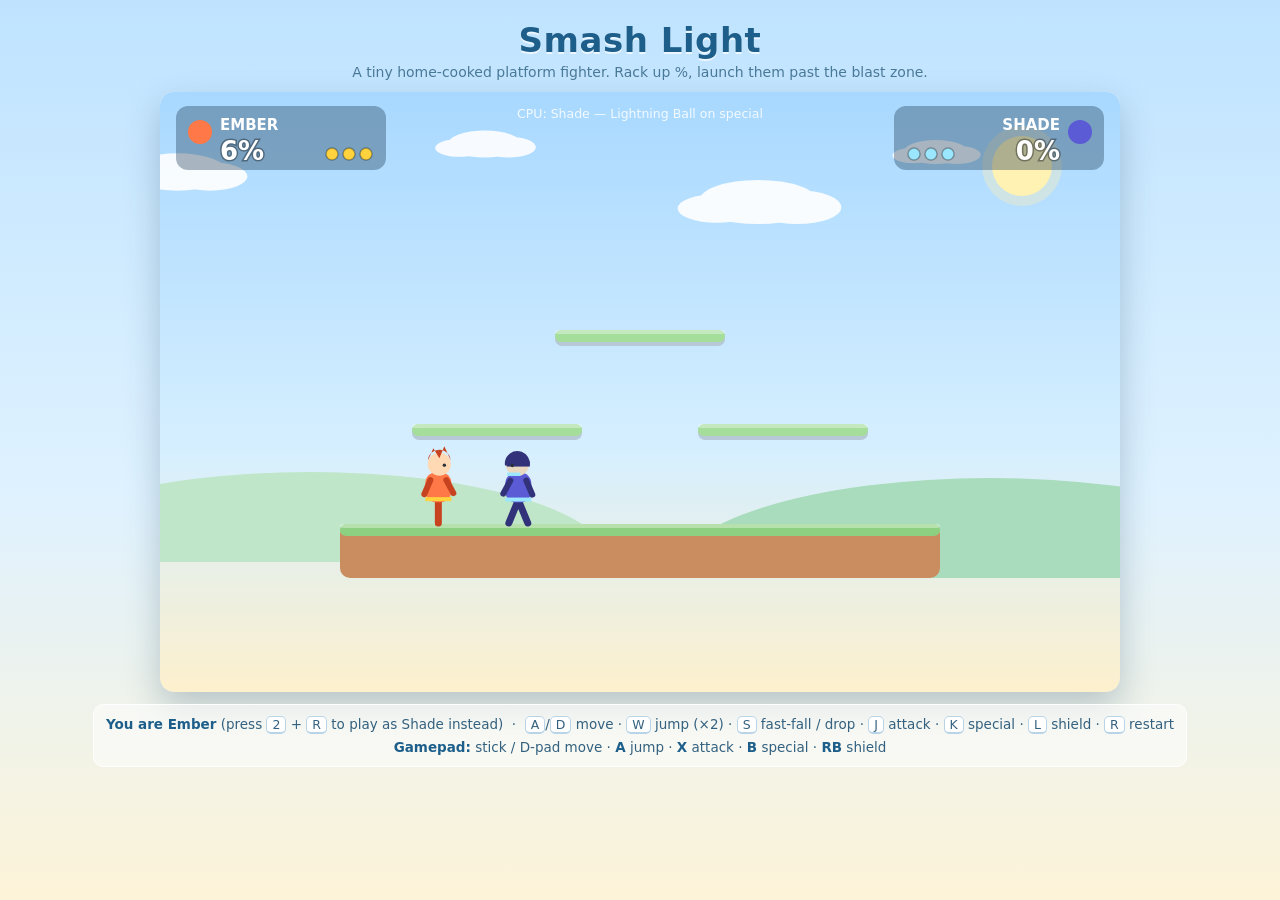
<file: gaming/smash-light.html>
<!doctype html>
<html lang="en">
<head>
<meta charset="utf-8">
<meta name="viewport" content="width=device-width, initial-scale=1">
<title>Smash Light</title>
<style>
  :root{ color-scheme: light; }
  *{ box-sizing:border-box; }
  body{
    margin:0; min-height:100vh; display:flex; flex-direction:column; align-items:center;
    background:linear-gradient(180deg,#bfe3ff 0%,#dff2ff 55%,#fdf3d8 100%);
    font-family:ui-rounded,"Segoe UI",system-ui,-apple-system,sans-serif; color:#274b63;
    padding:18px 10px 26px;
  }
  h1{ margin:2px 0 4px; font-size:34px; letter-spacing:.5px; color:#1d5f8a;
      text-shadow:0 2px 0 #ffffffaa; }
  .sub{ margin:0 0 12px; font-size:14px; color:#4a7a99; }
  #wrap{ width:min(960px,96vw); }
  canvas{
    width:100%; height:auto; display:block; border-radius:14px;
    box-shadow:0 14px 34px rgba(39,75,99,.28), 0 2px 0 #ffffff inset;
    background:#aedcff;
  }
  .controls{
    margin-top:12px; text-align:center; font-size:13.5px; line-height:1.65; color:#33617f;
    background:#ffffff90; border:1px solid #ffffff; border-radius:10px; padding:8px 12px;
  }
  .controls b{ color:#1d5f8a; }
  kbd{
    background:#fff; border:1px solid #b9d4e6; border-bottom-width:2px; border-radius:5px;
    padding:0 5px; font-family:inherit; font-size:12.5px;
  }
</style>
</head>
<body>
  <h1>Smash Light</h1>
  <p class="sub">A tiny home-cooked platform fighter. Rack up %, launch them past the blast zone.</p>
  <div id="wrap"><canvas id="game" width="960" height="600"></canvas></div>
  <div class="controls">
    <b>You are Ember</b> (press <kbd>2</kbd> + <kbd>R</kbd> to play as Shade instead) &nbsp;·&nbsp;
    <kbd>A</kbd>/<kbd>D</kbd> move · <kbd>W</kbd> jump (×2) · <kbd>S</kbd> fast-fall / drop · <kbd>J</kbd> attack ·
    <kbd>K</kbd> special · <kbd>L</kbd> shield · <kbd>R</kbd> restart<br>
    <b>Gamepad:</b> stick / D-pad move · <b>A</b> jump · <b>X</b> attack · <b>B</b> special · <b>RB</b> shield
  </div>

<script>
"use strict";
/* ============================================================
   SMASH LIGHT v0.1 — a tiny Smash-style platform fighter
   Plain JS + canvas. No assets, no build step.
   ============================================================ */
const cvs = document.getElementById("game");
const ctx = cvs.getContext("2d");
const W = 960, H = 600;

/* ---------- stage (Battlefield layout) ---------- */
const STAGE = { x:180, w:600, top:432 };                 // main platform
const PLATS = [
  { x:STAGE.x,        y:STAGE.top, w:STAGE.w },          // main
  { x:252, y:332, w:170 },                                // left
  { x:538, y:332, w:170 },                                // right
  { x:395, y:238, w:170 },                                // top
];
const BLAST = { left:-150, right:W+150, top:-190, bottom:H+130 };

/* ---------- tuning ---------- */
const GRAV = 2050, MAXFALL = 940, FASTFALL = 1500;

/* ---------- audio (tiny synth, init on first gesture) ---------- */
let AC = null;
function audio(){ if(!AC){ try{ AC = new (window.AudioContext||window.webkitAudioContext)(); }catch(e){} }
  if(AC && AC.state==="suspended") AC.resume(); }
function blip(freq, dur, type, vol){
  if(!AC) return;
  const o = AC.createOscillator(), g = AC.createGain();
  o.type = type||"square"; o.frequency.value = freq;
  g.gain.setValueAtTime(vol||0.06, AC.currentTime);
  g.gain.exponentialRampToValueAtTime(0.0001, AC.currentTime + dur);
  o.connect(g).connect(AC.destination); o.start(); o.stop(AC.currentTime + dur);
}
function noiseBurst(dur, vol){
  if(!AC) return;
  const len = Math.floor(AC.sampleRate*dur), buf = AC.createBuffer(1,len,AC.sampleRate),
        d = buf.getChannelData(0);
  for(let i=0;i<len;i++) d[i]=(Math.random()*2-1)*(1-i/len);
  const s = AC.createBufferSource(), g = AC.createGain();
  s.buffer=buf; g.gain.value=vol||0.12; s.connect(g).connect(AC.destination); s.start();
}

/* ---------- fighters ---------- */
const CHARS = {
  ember: {
    name:"Ember", color:"#ff7847", dark:"#c7431f", accent:"#ffd23e", skin:"#ffd9b3",
    speed:300, weight:0.95, jumpV:835,
    jab:{ dmg:7, base:265, scale:3.1, range:52, cool:0.30 },
    specialName:"Fire Fist",
  },
  shade: {
    name:"Shade", color:"#5b5bd6", dark:"#32327a", accent:"#9be7ff", skin:"#e8d9c0",
    speed:378, weight:1.07, jumpV:840, airJump:1.0,
    jab:{ dmg:6, base:245, scale:3.0, range:56, cool:0.24 },
    specialName:"Lightning Ball",
  }
};

let particles = [], projectiles = [], floaters = [];
let shake = 0, hitstop = 0, respawnPlatT = 0;
const RESP_PLAT = { x:430, y:196, w:100 };
let matchOver = false, winner = null;
let playerChar = "ember";

function makeFighter(kind, x, face){
  const c = CHARS[kind];
  return {
    kind, cfg:c, x, y:STAGE.top, vx:0, vy:0, face,
    w:30, h:56, pct:0, stocks:3,
    onGround:false, jumps:2, runPhase:0, landSquash:0,
    atkT:0, atkCool:0, specCool:0,
    hitstun:0, flash:0, invuln:0, shield:false,
    respawnT:0, dead:false, dropT:0, ff:false,
    input:{ left:false,right:false,down:false,jump:false,jumpP:false,
            light:false,lightP:false,special:false,specialP:false,shield:false },
  };
}
let P1, CPU;
function resetMatch(){
  const other = playerChar==="ember" ? "shade" : "ember";
  P1  = makeFighter(playerChar, 350,  1);
  CPU = makeFighter(other,      610, -1);
  particles=[]; projectiles=[]; floaters=[];
  shake=0; hitstop=0; matchOver=false; winner=null;
  botReset();
}
function fighters(){ return [P1, CPU]; }
function foe(f){ return f===P1 ? CPU : P1; }

/* ---------- input: keyboard ---------- */
const keys = {};
addEventListener("keydown", e=>{
  audio();
  if(["KeyA","KeyD","KeyW","KeyS","KeyJ","KeyK","KeyL","Space"].includes(e.code)) e.preventDefault();
  if(e.code==="KeyR"){ resetMatch(); return; }
  if(e.code==="Digit1"){ playerChar="ember"; }
  if(e.code==="Digit2"){ playerChar="shade"; }
  keys[e.code]=true;
});
addEventListener("keyup", e=>{ keys[e.code]=false; });

/* ---------- input: gamepad ---------- */
const padPrev = {};
function readPad(f){
  const gps = navigator.getGamepads ? navigator.getGamepads() : [];
  let gp=null; for(const g of gps){ if(g && g.connected){ gp=g; break; } }
  const inp = f.input;
  if(!gp) return;
  const ax = gp.axes[0]||0;
  const btn = i=> !!(gp.buttons[i] && gp.buttons[i].pressed);
  const edge = (name,down)=>{ const was=padPrev[name]||false; padPrev[name]=down; return down && !was; };
  if(ax<-0.35 || btn(14)) inp.left=true;
  if(ax> 0.35 || btn(15)) inp.right=true;
  if((gp.axes[1]||0)>0.55 || btn(13)) inp.down=true;
  const j = btn(0)||btn(12);
  if(edge("jump",j)) inp.jumpP=true;
  inp.jump = j;
  if(edge("light",btn(2))) inp.lightP=true;
  if(edge("spec", btn(1))) inp.specialP=true;
  inp.shield = btn(5)||btn(7);
}
function readKeyboard(f){
  const inp=f.input;
  inp.left=!!keys["KeyA"]; inp.right=!!keys["KeyD"]; inp.down=!!keys["KeyS"];
  inp.jump=!!keys["KeyW"];
  inp.shield=!!keys["KeyL"];
}
let kbPrev={};
function kbEdges(f){
  const inp=f.input;
  const cur={ jump:!!keys["KeyW"], light:!!keys["KeyJ"], spec:!!keys["KeyK"] };
  inp.jumpP    = cur.jump  && !kbPrev.jump;
  inp.lightP   = cur.light && !kbPrev.light;
  inp.specialP = cur.spec  && !kbPrev.spec;
  kbPrev=cur;
}

/* ---------- CPU bot (chill heuristic) ---------- */
let bot = { dir:0, think:0, shieldT:0, jumpQ:false, specQ:false, lightQ:false };
function botReset(){ bot={ dir:0, think:0, shieldT:0, jumpQ:false, specQ:false, lightQ:false }; }
function botThink(dt){
  const b=CPU, p=P1, inp=b.input;
  bot.think-=dt;
  // continuous: movement direction set on think ticks
  if(bot.shieldT>0){ bot.shieldT-=dt; inp.shield = bot.shieldT>0; } else inp.shield=false;
  inp.left  = bot.dir<0; inp.right = bot.dir>0;
  inp.down=false;
  inp.jumpP = bot.jumpQ;  bot.jumpQ=false;
  inp.lightP = bot.lightQ; bot.lightQ=false;
  inp.specialP = bot.specQ; bot.specQ=false;
  inp.jump = inp.jumpP; inp.light=false; inp.special=false;

  if(bot.think>0) return;
  bot.think = 0.16 + Math.random()*0.10;               // human-ish reaction delay
  const dx = p.x - b.x, adx = Math.abs(dx), dy = p.y - b.y;
  const offstage = (b.x < STAGE.x-6 || b.x > STAGE.x+STAGE.w+6 || b.y > STAGE.top+24);

  if(offstage || b.y > STAGE.top + 10 && (b.x<STAGE.x || b.x>STAGE.x+STAGE.w)){
    // recovery: head for stage centre, jump when low
    bot.dir = Math.sign(480 - b.x) || 1;
    if(b.y > STAGE.top - 30 && b.vy > -60) bot.jumpQ = true;
    return;
  }
  if(Math.random()<0.12){ bot.dir=0; return; }          // chill pause
  if(adx < 78 && Math.abs(dy) < 60){                    // in range
    const r=Math.random();
    if(r<0.55) bot.lightQ=true;
    else if(r<0.68){ bot.shieldT=0.3; bot.dir=0; }
    else bot.dir = Math.sign(dx);
    return;
  }
  if(b.kind==="ember" && adx>=180 && adx<=540 && Math.abs(dy)<70 && Math.random()<0.45){
    b.face = Math.sign(dx)||1; bot.specQ=true; bot.dir=0; return;   // fire fist from range
  }
  if(b.kind==="shade" && adx>=180 && adx<=560 && Math.abs(dy)<70 && Math.random()<0.40){
    b.face = Math.sign(dx)||1; bot.specQ=true; bot.dir=0; return;   // lightning ball from range
  }
  bot.dir = Math.sign(dx)||1;                                        // approach
  if(dy < -70 && Math.random()<0.4) bot.jumpQ=true;                  // chase upward
  if(Math.random()<0.15) bot.jumpQ=true;                             // occasional hop
}

/* ---------- combat ---------- */
function spawnHit(x,y,color,n,power){
  for(let i=0;i<n;i++){
    const a=Math.random()*Math.PI*2, s=(0.3+Math.random()*0.7)*(power||120);
    particles.push({x,y,vx:Math.cos(a)*s,vy:Math.sin(a)*s-40,life:0.28+Math.random()*0.2,
                    t:0,r:2+Math.random()*3,color});
  }
}
function applyHit(att, def, dmg, base, scale, angleDeg){
  if(def.dead || def.invuln>0) return;
  if(def.shield && def.onGround){
    def.vx += att.face*90;                       // blocked: small pushback only
    spawnHit(def.x+att.face*14, def.y-30, "#bfe8ff", 6, 90);
    blip(220,0.06,"square",0.04);
    return;
  }
  def.pct += dmg;
  const kb = (base + def.pct*scale) * def.cfg.weight;
  const a = angleDeg*Math.PI/180;
  def.vx = Math.cos(a)*kb*att.face * (angleDeg===90?0:1);
  def.vy = -Math.sin(a)*kb - 60;
  if(angleDeg===90){ def.vx = att.face*kb*0.35; }
  def.hitstun = Math.min(0.9, kb/1250);
  def.flash = 0.10;
  def.jumps = Math.max(def.jumps, 1);            // getting hit refreshes a jump (forgiveness)
  hitstop = Math.min(0.11, 0.035 + dmg*0.006 + def.pct*0.0002);
  if(kb>430){ shake = Math.min(14,(kb-430)/38); noiseBurst(0.12,0.10); }
  else blip(150+Math.random()*60, 0.07, "square", 0.05);
  spawnHit(def.x, def.y-30, att.kind==="ember" ? "#ffb03a" : "#aab4ff", 8+dmg, 110+dmg*8);
  floaters.push({x:def.x, y:def.y-78, t:0, text:"+"+dmg+"%", color:"#fff"});
}
function meleeBox(f){
  const r=f.cfg.jab.range;
  return { x1: Math.min(f.x, f.x+f.face*r)-6, x2: Math.max(f.x, f.x+f.face*r)+6,
           y1: f.y-52, y2: f.y-8 };
}
function bodyHit(f, box){
  return f.x+13>box.x1 && f.x-13<box.x2 && f.y>box.y1 && f.y-56<box.y2;
}

/* ---------- per-fighter update ---------- */
function updateFighter(f, dt){
  const inp=f.input, cfg=f.cfg;
  if(f.dead){ f.respawnT-=dt; if(f.respawnT<=0) respawn(f); return; }
  if(f.invuln>0) f.invuln-=dt;
  if(f.flash>0) f.flash-=dt;
  if(f.atkCool>0) f.atkCool-=dt;
  if(f.specCool>0) f.specCool-=dt;
  if(f.dropT>0) f.dropT-=dt;
  if(f.landSquash>0) f.landSquash-=dt*6;

  const stunned = f.hitstun>0;
  if(stunned) f.hitstun-=dt;
  f.shield = !stunned && inp.shield && f.onGround;

  if(!stunned){
    // --- horizontal movement ---
    const sp = cfg.speed;
    if(inp.left && !f.shield){ f.vx = -sp; f.face=-1; }
    else if(inp.right && !f.shield){ f.vx = sp; f.face=1; }
    else if(f.onGround) f.vx *= Math.pow(0.0001,dt);  // snappy stop
    else f.vx *= Math.pow(0.4,dt);                    // mild air drag

    // --- jumping ---
    if(inp.jumpP){
      if(f.onGround){ f.vy=-cfg.jumpV; f.onGround=false; f.jumps=1; blip(520,0.05,"sine",0.03); }
      else if(f.jumps>0){ f.vy=-cfg.jumpV*(cfg.airJump||0.92); f.jumps--; spawnHit(f.x,f.y+2,"#ffffff",5,60); }
    }
    // --- drop through platforms / fast fall ---
    if(inp.down && f.onGround && f.standingPlat && f.standingPlat.y<STAGE.top){ f.dropT=0.22; f.onGround=false; f.y+=3; }
    f.ff = inp.down && !f.onGround;

    // --- light attack ---
    if(inp.lightP && f.atkCool<=0 && !f.shield){
      f.atkCool=cfg.jab.cool; f.atkT=0.16;
      const o=foe(f);
      if(bodyHit(o, meleeBox(f))) applyHit(f,o,cfg.jab.dmg,cfg.jab.base,cfg.jab.scale, f.kind==="ember"?38:34);
      else blip(300,0.03,"sine",0.015);
    }
    // --- special ---
    if(inp.specialP && f.specCool<=0 && !f.shield){
      if(f.kind==="ember"){
        f.specCool=0.55;
        projectiles.push({ x:f.x+f.face*26, y:f.y-32, vx:f.face*540, owner:f,
                           life:1.15, r:15, t:0, kind:"ember",
                           dmg:8, base:300, scale:3.4, ang:22 });
        f.vx -= f.face*40;                            // tiny recoil
        blip(180,0.12,"sawtooth",0.045);
      } else {
        f.specCool=0.5;
        projectiles.push({ x:f.x+f.face*26, y:f.y-32, vx:f.face*780, owner:f,
                           life:0.95, r:11, t:0, kind:"shade",
                           dmg:6, base:235, scale:2.8, ang:16 });
        blip(880,0.09,"square",0.04);
      }
    }
  }
  if(f.atkT>0) f.atkT-=dt;

  // --- physics ---
  f.vy += GRAV*dt;
  if(f.ff) f.vy=Math.min(Math.max(f.vy,FASTFALL), FASTFALL+400);
  else f.vy=Math.min(f.vy, MAXFALL);
  const prevBottom=f.y;
  f.x += f.vx*dt; f.y += f.vy*dt;

  // --- platform collision (one-way sides; main platform always solid) ---
  const wasGround=f.onGround; f.onGround=false; f.standingPlat=null;
  if(f.vy>=0){
    const plats = respawnPlatT>0 ? PLATS.concat([RESP_PLAT]) : PLATS;
    for(const p of plats){
      if(p!==PLATS[0] && f.dropT>0) continue;   // drop-through skips one-way platforms only — never the main platform
      if(f.x>p.x-8 && f.x<p.x+p.w+8 && prevBottom<=p.y+1 && f.y>=p.y){
        f.y=p.y; f.vy=0; f.onGround=true; f.standingPlat=p; break;
      }
    }
  }
  if(f.onGround){
    f.jumps=1; f.ff=false;
    if(!wasGround){ f.landSquash=0.7; spawnHit(f.x,f.y,"#ffffff",3,40); }
  }
  // running animation phase
  if(f.onGround && Math.abs(f.vx)>20) f.runPhase += dt*Math.abs(f.vx)*0.045;
  else f.runPhase *= 0.8;

  // --- blast zones ---
  if(f.x<BLAST.left || f.x>BLAST.right || f.y<BLAST.top || f.y>BLAST.bottom) doKO(f);
}
function respawn(f){
  f.dead=false; f.pct=0; f.x=480; f.y=RESP_PLAT.y; f.vx=0; f.vy=0; f.hitstun=0; f.invuln=2.0;
}
function doKO(f){
  f.stocks--; f.dead=true; f.respawnT=0.9; respawnPlatT=3.6;
  shake=12; noiseBurst(0.25,0.14); blip(880,0.3,"sine",0.05);
  for(let i=0;i<22;i++){
    const a=(i/22)*Math.PI*2;
    particles.push({x:Math.max(20,Math.min(W-20,f.x)), y:Math.max(30,Math.min(H-40,f.y)),
      vx:Math.cos(a)*260, vy:Math.sin(a)*260, life:0.55, t:0, r:3.5, color:"#ffe066"});
  }
  floaters.push({x:480, y:120, t:0, big:true,
                 text:f.cfg.name+" KO!", color:"#e05252"});
  if(f.stocks<=0){ matchOver=true; winner=foe(f); }
}

/* ---------- projectiles ---------- */
function updateProjectiles(dt){
  for(const pr of projectiles){
    pr.t+=dt; pr.life-=dt; pr.x+=pr.vx*dt;
    if(Math.random()<0.8){
      const ec = pr.kind==="shade";
      particles.push({x:pr.x-Math.sign(pr.vx)*10, y:pr.y+(Math.random()*14-7),
        vx:-pr.vx*0.15, vy: ec ? (Math.random()*90-45) : -30-Math.random()*40,
        life:0.3, t:0, r: ec ? 2+Math.random()*2 : 3+Math.random()*3,
        color: ec ? (Math.random()<0.5?"#9be7ff":"#e8fbff")
                  : (Math.random()<0.5?"#ff9a3c":"#ffd23e")});
    }
    const o=foe(pr.owner);
    if(!o.dead && o.invuln<=0 && Math.abs(o.x-pr.x)<pr.r+13 && o.y-56<pr.y+pr.r && o.y>pr.y-pr.r){
      applyHit({face:Math.sign(pr.vx), kind:pr.owner.kind}, o, pr.dmg, pr.base, pr.scale, pr.ang);
      pr.life=0;
    }
    if(pr.x<-60||pr.x>W+60) pr.life=0;
  }
  projectiles=projectiles.filter(p=>p.life>0);
}

/* ---------- drawing ---------- */
const clouds=[{x:120,y:80,s:1.1,v:6},{x:430,y:52,s:0.8,v:4},{x:700,y:110,s:1.3,v:7},{x:880,y:60,s:0.7,v:5}];
function drawBG(t){
  const g=ctx.createLinearGradient(0,0,0,H);
  g.addColorStop(0,"#a8d8ff"); g.addColorStop(0.6,"#d6efff"); g.addColorStop(1,"#fdf0cd");
  ctx.fillStyle=g; ctx.fillRect(0,0,W,H);
  // sun
  ctx.fillStyle="#fff3b0"; ctx.beginPath(); ctx.arc(862,74,30,0,7); ctx.fill();
  ctx.fillStyle="#ffedb5"; ctx.beginPath(); ctx.arc(862,74,40,0,7); ctx.globalAlpha=0.35; ctx.fill(); ctx.globalAlpha=1;
  // clouds
  ctx.fillStyle="#ffffff";
  for(const c of clouds){
    const cx=((c.x + t*c.v) % (W+220)) - 110;
    ctx.globalAlpha=0.9;
    ctx.beginPath();
    ctx.ellipse(cx,c.y,46*c.s,17*c.s,0,0,7); ctx.ellipse(cx+30*c.s,c.y+4*c.s,34*c.s,13*c.s,0,0,7);
    ctx.ellipse(cx-32*c.s,c.y+5*c.s,30*c.s,11*c.s,0,0,7); ctx.fill();
  }
  ctx.globalAlpha=1;
  // distant hills
  ctx.fillStyle="#bfe6c8";
  ctx.beginPath(); ctx.ellipse(150,470,300,90,0,Math.PI,0); ctx.fill();
  ctx.fillStyle="#a9dcbc";
  ctx.beginPath(); ctx.ellipse(830,486,320,100,0,Math.PI,0); ctx.fill();
}
function drawStage(){
  for(let i=PLATS.length-1;i>=0;i--){
    const p=PLATS[i], main=i===0;
    const depth=main?54:16;
    ctx.fillStyle=main?"#c98d5f":"#b7c9d6";
    roundRect(p.x, p.y, p.w, depth, main?10:7); ctx.fill();
    ctx.fillStyle=main?"#8ed081":"#a5dd9b";
    roundRect(p.x, p.y, p.w, 12, 6); ctx.fill();
    ctx.fillStyle="rgba(255,255,255,.35)";
    roundRect(p.x, p.y, p.w, 4, 3); ctx.fill();
  }
  // respawn platform (temporary, landable)
  if(respawnPlatT>0){
    ctx.fillStyle="#cfd8dc"; roundRect(RESP_PLAT.x, RESP_PLAT.y, RESP_PLAT.w, 10, 5); ctx.fill();
    ctx.fillStyle="#90a4ae"; roundRect(RESP_PLAT.x, RESP_PLAT.y, RESP_PLAT.w, 4, 3); ctx.fill();
  }
}
function roundRect(x,y,w,h,r){
  ctx.beginPath();
  ctx.moveTo(x+r,y);
  ctx.arcTo(x+w,y,x+w,y+h,r); ctx.arcTo(x+w,y+h,x,y+h,r);
  ctx.arcTo(x,y+h,x,y,r); ctx.arcTo(x,y,x+w,y,r); ctx.closePath();
}
function drawFighter(f,t){
  if(f.dead) return;
  const cfg=f.cfg;
  ctx.save();
  ctx.translate(f.x, f.y);
  if(f.invuln>0 && Math.floor(t*14)%2===0) ctx.globalAlpha=0.35;
  const squash = f.landSquash>0 ? 1-0.18*f.landSquash : 1;
  ctx.scale(f.face, squash);
  const airborne=!f.onGround;
  const run = f.onGround && Math.abs(f.vx)>20;
  const legSwing = run ? Math.sin(f.runPhase)*10 : 0;
  const bob = run ? Math.abs(Math.sin(f.runPhase))*2 : Math.sin(t*2.2)*0.8;

  // legs
  ctx.strokeStyle=cfg.dark; ctx.lineWidth=7; ctx.lineCap="round";
  ctx.beginPath();
  if(airborne){ ctx.moveTo(0,-24); ctx.lineTo(7,-8); ctx.moveTo(0,-24); ctx.lineTo(-8,-10); }
  else{ ctx.moveTo(0,-24); ctx.lineTo(legSwing,-1); ctx.moveTo(0,-24); ctx.lineTo(-legSwing,-1); }
  ctx.stroke();
  // torso capsule
  ctx.fillStyle=cfg.color;
  roundRect(-13,-52+bob*0.3,26,30,11); ctx.fill();
  // belt / accent
  ctx.fillStyle=cfg.accent; ctx.fillRect(-13,-27+bob*0.3,26,4);
  // head
  ctx.fillStyle=cfg.skin;
  ctx.beginPath(); ctx.arc(1,-60+bob*0.3,11.5,0,7); ctx.fill();
  // hair / hood signature
  ctx.fillStyle=cfg.dark;
  ctx.beginPath();
  if(f.kind==="ember"){
    ctx.arc(1,-63+bob*0.3,11.5,Math.PI*1.02,Math.PI*1.98);
    ctx.lineTo(6,-78+bob*0.3); ctx.lineTo(1,-66+bob*0.3); ctx.lineTo(-5,-76+bob*0.3);
    ctx.closePath();
  } else {
    ctx.arc(1,-61+bob*0.3,12.5,Math.PI*0.95,Math.PI*2.05); ctx.closePath();
    ctx.fillRect(-11.5,-63+bob*0.3,23,5);                    // hood band
  }
  ctx.fill();
  // eye
  ctx.fillStyle="#263238";
  ctx.beginPath(); ctx.arc(6,-59+bob*0.3,1.7,0,7); ctx.fill();
  if(f.kind==="shade"){ ctx.fillStyle=cfg.accent; ctx.fillRect(-2,-52+bob*0.3,13,3.4); } // mask stripe
  // back arm
  ctx.strokeStyle=cfg.dark; ctx.lineWidth=6;
  ctx.beginPath(); ctx.moveTo(-8,-44+bob*0.3); ctx.lineTo(-14,-30+bob*0.3); ctx.stroke();
  // front arm / attack
  ctx.strokeStyle=cfg.dark;
  ctx.beginPath();
  if(f.atkT>0){
    ctx.moveTo(8,-44+bob*0.3); ctx.lineTo(30,-40+bob*0.3); ctx.stroke();
    // strike effect
    if(f.kind==="ember"){
      ctx.fillStyle="#ff9a3c";
      ctx.beginPath(); ctx.arc(38,-40+bob*0.3,11,0,7); ctx.fill();
      ctx.fillStyle="#ffd23e";
      ctx.beginPath(); ctx.arc(38,-40+bob*0.3,6.5,0,7); ctx.fill();
    } else {
      ctx.strokeStyle=cfg.accent; ctx.lineWidth=3.5;
      ctx.beginPath(); ctx.arc(26,-40+bob*0.3,15,-0.7,0.9); ctx.stroke();
    }
  } else {
    ctx.moveTo(8,-44+bob*0.3); ctx.lineTo(15,-31+bob*0.3); ctx.stroke();
  }
  ctx.restore();

  // hit flash
  if(f.flash>0){
    ctx.save(); ctx.globalAlpha=f.flash*5; ctx.fillStyle="#fff";
    roundRect(f.x-16,f.y-74,32,74,12); ctx.fill(); ctx.restore();
  }
  // shield bubble
  if(f.shield){
    ctx.save();
    const g=ctx.createRadialGradient(f.x,f.y-30,6,f.x,f.y-30,44);
    g.addColorStop(0,"rgba(160,225,255,0.10)"); g.addColorStop(1,"rgba(120,200,255,0.5)");
    ctx.fillStyle=g; ctx.beginPath(); ctx.arc(f.x,f.y-30,42,0,7); ctx.fill();
    ctx.strokeStyle="rgba(220,245,255,0.9)"; ctx.lineWidth=2; ctx.stroke();
    ctx.restore();
  }
}
function drawProjectiles(){
  for(const pr of projectiles){
    if(pr.kind==="shade"){
      // lightning ball: glowing electric orb with crackling spark arcs
      ctx.save(); ctx.translate(pr.x,pr.y);
      const pulse=1+Math.sin(pr.t*46)*0.15;
      ctx.fillStyle="rgba(155,231,255,0.35)";
      ctx.beginPath(); ctx.arc(0,0,16*pulse,0,7); ctx.fill();
      ctx.fillStyle="#6fd3ff";
      ctx.beginPath(); ctx.arc(0,0,10.5*pulse,0,7); ctx.fill();
      ctx.fillStyle="#ffffff";
      ctx.beginPath(); ctx.arc(0,0,5.5,0,7); ctx.fill();
      ctx.strokeStyle="#cff6ff"; ctx.lineWidth=1.8;
      for(let i=0;i<3;i++){
        const a=pr.t*22+i*2.1, r1=12, r2=17+Math.sin(pr.t*40+i)*3;
        ctx.beginPath();
        ctx.moveTo(Math.cos(a)*r1, Math.sin(a)*r1);
        ctx.lineTo(Math.cos(a+0.5)*r2, Math.sin(a+0.5)*r2);
        ctx.stroke();
      }
      ctx.restore();
      continue;
    }
    ctx.save(); ctx.translate(pr.x,pr.y); ctx.scale(Math.sign(pr.vx),1);
    const flick=1+Math.sin(pr.t*40)*0.12;
    ctx.fillStyle="#ff7b2e";
    ctx.beginPath(); ctx.ellipse(0,0,20*flick,15*flick,0,0,7); ctx.fill();
    ctx.fillStyle="#ffa63e";
    ctx.beginPath(); ctx.ellipse(2,0,14*flick,10.5*flick,0,0,7); ctx.fill();
    ctx.fillStyle="#ffd23e";
    ctx.beginPath(); ctx.ellipse(4,0,8,6,0,0,7); ctx.fill();
    // knuckle bumps
    ctx.fillStyle="#ffa63e";
    for(const ky of [-8,-2.5,3.5,9]){ ctx.beginPath(); ctx.arc(15,ky,3.4,0,7); ctx.fill(); }
    ctx.restore();
  }
}
function pctColor(p){
  if(p<50) return "#ffffff";
  if(p<100) return "#ffd23e";
  if(p<150) return "#ff9a3c";
  return "#ff5252";
}
function drawHUD(){
  const draw=(f, x, align)=>{
    ctx.save();
    ctx.textAlign=align;
    // panel
    ctx.fillStyle="rgba(20,50,75,0.35)";
    const wPanel=210, px = align==="left"? x : x-wPanel;
    roundRect(px, 14, wPanel, 64, 12); ctx.fill();
    ctx.fillStyle=f.cfg.color;
    ctx.beginPath(); ctx.arc(align==="left"? px+24 : px+wPanel-24, 40, 12, 0, 7); ctx.fill();
    ctx.fillStyle="#fff"; ctx.font="bold 15px ui-rounded,system-ui,sans-serif";
    ctx.fillText(f.cfg.name.toUpperCase(), align==="left"? px+44 : px+wPanel-44, 38);
    ctx.font="bold 26px ui-rounded,system-ui,sans-serif";
    ctx.fillStyle=pctColor(f.pct);
    ctx.strokeStyle="rgba(0,0,0,0.35)"; ctx.lineWidth=3;
    const pctTxt=Math.floor(f.pct)+"%";
    const tx = align==="left"? px+44 : px+wPanel-44;
    ctx.strokeText(pctTxt, tx, 68); ctx.fillText(pctTxt, tx, 68);
    // stocks
    for(let i=0;i<f.stocks;i++){
      ctx.fillStyle=f.cfg.accent; ctx.strokeStyle="rgba(0,0,0,0.3)"; ctx.lineWidth=1.5;
      const sx = align==="left"? px+wPanel-20-i*17 : px+20+i*17;
      ctx.beginPath(); ctx.arc(sx, 62, 6, 0, 7); ctx.fill(); ctx.stroke();
    }
    ctx.restore();
  };
  draw(P1, 16, "left");
  draw(CPU, W-16, "right");
  ctx.save(); ctx.textAlign="center"; ctx.fillStyle="rgba(255,255,255,0.85)";
  ctx.font="12.5px ui-rounded,system-ui,sans-serif";
  ctx.fillText("CPU: "+CPU.cfg.name+" — "+CPU.cfg.specialName+" on special", W/2, 26);
  ctx.restore();
}
function drawOverlay(t){
  if(!matchOver) return;
  ctx.save();
  ctx.fillStyle="rgba(23,52,74,0.45)"; ctx.fillRect(0,0,W,H);
  ctx.textAlign="center";
  ctx.fillStyle="#fff"; ctx.font="bold 52px ui-rounded,system-ui,sans-serif";
  ctx.strokeStyle="rgba(0,0,0,0.4)"; ctx.lineWidth=6;
  const txt=winner.cfg.name.toUpperCase()+" WINS!";
  ctx.strokeText(txt, W/2, H/2-8); ctx.fillText(txt, W/2, H/2-8);
  ctx.font="18px ui-rounded,system-ui,sans-serif"; ctx.fillStyle="#eaf6ff";
  ctx.fillText("Press R to play again — 1 for Ember, 2 for Shade", W/2, H/2+34);
  ctx.restore();
}

/* ---------- main loop ---------- */
let last=performance.now(), elapsed=0;
function frame(now){
  requestAnimationFrame(frame);
  let dt=(now-last)/1000; last=now;
  if(dt>0.05) dt=0.05;
  elapsed+=dt;

  if(hitstop>0){ hitstop-=dt; }
  else if(!matchOver){
    // gather inputs
    readKeyboard(P1); kbEdges(P1); readPad(P1);
    botThink(dt);
    updateFighter(P1, dt);
    updateFighter(CPU, dt);
    updateProjectiles(dt);
  }
  // particles & floaters always animate
  for(const p of particles){ p.t+=dt; p.x+=p.vx*dt; p.y+=p.vy*dt; p.vy+=300*dt; }
  particles=particles.filter(p=>p.t<p.life);
  for(const fl of floaters){ fl.t+=dt; fl.y-=26*dt; }
  floaters=floaters.filter(fl=>fl.t<(fl.big?1.4:0.7));
  if(shake>0) shake=Math.max(0, shake-dt*26);
  if(respawnPlatT>0) respawnPlatT-=dt;

  // ---- render ----
  ctx.save();
  if(shake>0) ctx.translate((Math.random()*2-1)*shake, (Math.random()*2-1)*shake);
  drawBG(elapsed);
  drawStage();
  drawProjectiles();
  drawFighter(P1, elapsed);
  drawFighter(CPU, elapsed);
  for(const p of particles){
    ctx.globalAlpha=1-p.t/p.life; ctx.fillStyle=p.color;
    ctx.beginPath(); ctx.arc(p.x,p.y,p.r,0,7); ctx.fill();
  }
  ctx.globalAlpha=1;
  for(const fl of floaters){
    ctx.save(); ctx.textAlign="center";
    ctx.font=(fl.big?"bold 30px":"bold 15px")+" ui-rounded,system-ui,sans-serif";
    ctx.fillStyle=fl.color; ctx.strokeStyle="rgba(0,0,0,0.4)"; ctx.lineWidth=3;
    ctx.strokeText(fl.text, fl.x, fl.y); ctx.fillText(fl.text, fl.x, fl.y);
    ctx.restore();
  }
  ctx.restore();
  drawHUD();
  drawOverlay(elapsed);
}
resetMatch();
requestAnimationFrame(frame);
</script>
</body>
</html>
</file>
<file: css/style.css>
#intro p{
	padding-top:10em;
	float:right;
	color: white;
	font-family: 'Noto Sans KR', sans-serif;
	font-size: 3em;
}


hr.star-light,
hr.star-dark {
  max-width: 15rem;
  padding: 0;
  text-align: center;
  border: none;
  border-top: solid 0.25rem;
  margin-top: 2.5rem;
  margin-bottom: 2.5rem;
  margin-left: auto;
  margin-right: auto;
}

hr.star-light:after,
hr.star-dark:after {
  position: relative;
  top: -.8em;
  display: inline-block;
  padding: 0 0.25em;
  font-family: "Font Awesome 5 Free";
  font-weight: 900;
  font-size: 2em;
}

hr.star-light {
  border-color: #fff;
}

hr.star-light:after {
  color: #fff;
  background-color: #18BC9C;
}

hr.star-dark {
  border-color: gray;
}

hr.star-dark:after {
  color: #2C3E50;
  background-color: white;
}

section {
  padding-top: 10rem;
  padding-bottom: 15rem;
}

section h2 {
  font-size: 2.25rem;
  line-height: 2rem;
}

@media (min-width: 992px) {
  section h2 {
    font-size: 3rem;
    line-height: 2.5rem;
  }
}

.btn-xl {
  padding: 1rem 1.75rem;
  font-size: 1.25rem;
}

.btn-social {
  width: 3.25rem;
  height: 3.25rem;
  font-size: 1.25rem;
  line-height: 2rem;
}

.scroll-to-top {
  z-index: 1042;
  right: 1rem;
  bottom: 1rem;
  display: none;
}

.scroll-to-top a {
  width: 3.5rem;
  height: 3.5rem;
  background-color: rgba(33, 37, 41, 0.5);
  line-height: 3.1rem;
}

a:after { /* Just to add a shadow to the navigation bar*/
	content: '';
    display: block;
    width: 100%;
    height: 0.25em;
	margin: auto;
    background: rgba(0,0,0,.35);
    
    position: absolute;
    bottom:-5px;
	right: 5px;
    -webkit-filter: blur(5px);
    filter: blur(5px);
    z-index:-5;
}


#mainNav {
  padding-top: 1rem;
  padding-bottom: 1rem;
  font-weight: 700;
  font-family: 'Montserrat';
}

#mainNav .navbar-brand {
  color: #fff;
}

#mainNav .navbar-nav {
  margin-top: 1rem;
  letter-spacing: 0.0625rem;
}

#mainNav .navbar-nav li.nav-item a.nav-link {
  color: #fff;
}

#mainNav .navbar-nav li.nav-item a.nav-link:hover {
  color: #18BC9C;
}

#mainNav .navbar-nav li.nav-item a.nav-link:active, #mainNav .navbar-nav li.nav-item a.nav-link:focus {
  color: #fff;
}

#mainNav .navbar-nav li.nav-item a.nav-link.active {
  color: #18BC9C;
}

#mainNav .navbar-toggler {
  font-size: 80%;
  padding: 0.8rem;
}

@media (min-width: 992px) {
  #mainNav {
    padding-top: 1rem;
    padding-bottom: 1rem;
    -webkit-transition: padding-top 0.3s, padding-bottom 0.3s;
    transition: padding-top 0.3s, padding-bottom 0.3s;
  }
  #mainNav .navbar-brand {
    font-size: 1em;
    -webkit-transition: font-size 0.3s;
    transition: font-size 0.3s;
  }
  #mainNav .navbar-nav {
    margin-top: 0;
  }
  #mainNav .navbar-nav > li.nav-item > a.nav-link.active {
    color: #fff;
    background: #18BC9C;
  }
  #mainNav .navbar-nav > li.nav-item > a.nav-link.active:active, #mainNav .navbar-nav > li.nav-item > a.nav-link.active:focus, #mainNav .navbar-nav > li.nav-item > a.nav-link.active:hover {
    color: #fff;
    background: #18BC9C;
  }
  #mainNav.navbar-shrink {
    padding-top: 0.5rem;
    padding-bottom: 0.5rem;
  }
  #mainNav.navbar-shrink .navbar-brand {
    font-size: 1.5em;
  }
}

#typingAnimation {
  color: #c5c5c5;
  font-size: 1em;
}

#typed-cursor {
  opacity: 1;
  font-weight: 100;
  -webkit-animation: blink 0.7s infinite;
  -moz-animation: blink 0.7s infinite;
  -ms-animation: blink 0.7s infinite;
  -o-animation: blink 0.7s infinite;
  animation: blink 0.7s infinite;
}


header.masthead {
  padding-top: calc(6rem + 50px);
  padding-bottom: 6rem;
}

header.masthead h1 {
  font-size: 2rem;
  line-height: 3rem;
}

header.masthead h2 {
  font-size: 1rem;
  font-family: 'Lato';
}

header.masthead img {
}

@media (min-width: 992px) {
  header.masthead {
    padding-top: calc(4.5rem + 10px);
    padding-bottom: 6rem;
  }
  header.masthead h1 {
    font-size: 2.5em;
    
  }
  header.masthead h2 {
    font-size: 1.75em;
  }
  header.masthead img {
	height: 50%;
	width: 50%;
  }
}



#resume {
  transition: all 0.2s ease-in-out;
  box-shadow: 0 2px 4px 0 rgba(0, 0, 0, 0.15), 0 3px 10px 0 rgba(0, 0, 0, 0.19);
  transform: scale(0.95,0.95);
  display: block;
  margin-left: auto;
  margin-right: auto;
  width: 60%;
  margin-bottom: 5em;
}

#resume:hover {
  box-shadow: 0 4px 8px 0 rgba(0, 0, 0, 0.2), 0 6px 20px 0 rgba(0, 0, 0, 0.19);
  transform: scale(1,1);
  display: block;
  margin-left: auto;
  margin-right: auto;
  width: 60%;
  margin-bottom: 5em;
}

@media (min-width: 992px) {
	  #resume {
	  transition: all 0.2s ease-in-out;
	  box-shadow: 0 2px 4px 0 rgba(0, 0, 0, 0.15), 0 3px 10px 0 rgba(0, 0, 0, 0.19);
	  transform: scale(0.95,0.95);
	  display: block;
	  margin-left: auto;
	  margin-right: auto;
	  width: 60%;
	  margin-bottom: 5em;
	}

	#resume:hover {
	  box-shadow: 0 4px 8px 0 rgba(0, 0, 0, 0.2), 0 6px 20px 0 rgba(0, 0, 0, 0.19);
	  transform: scale(1,1);
	  display: block;
	  margin-left: auto;
	  margin-right: auto;
	  width: 60%;
	  margin-bottom: 5em;
	}
}

.content p{
	font-weight: 500;
	font-size: 1.2em;
	color: gray;
	font-family: "Montserrat", sans-serif;
	text-align: justify;
}

@media (min-width: 992px) {
  .content p{
		font-weight: 500;
		font-size: 1.2em;
		color: gray;
		font-family: "Montserrat", sans-serif;
		margin-left: 12em;
		margin-right: 12em;
		text-align:justify;
	}
}

iframe{
	display: block;
	margin: auto;
}

*{box-sizing:border-box} 

.slideshow-container{
	position: relative; 
	margin: auto;
	max-width: 700px;
}

.mySlides{
	display: none;
}

.prev, .next{
	cursor: pointer; 
	position: absolute; 
	top: 50%; 
	width: auto; 
	margin-top: -22px;
	padding: 16px; 
	color: white; 
	font-weight: bold; 
	font-size: 18px; 
	transition: 0.6s ease; 
	border-radius: 0 3px 3px 0;
}

.next{
	right: 0; 
	border-radius: 3px 0 0 3px; 
}

.prev:hover, .next:hover {
	background-color: rgba(0,0,0,0.8);
}

.text {
	color: #f2f2f2; 
	font-size: 15px; 
	padding: 8px 12px; 
	position: absolute; 
	bottom: 8px; 
	width: 100%; 
	text-align: center; 
}

.numbertext{
	color: #f2f2f2; 
	font-size: 12px; 
	padding: 8px 12px; 
	position: absolute; 
	top: 0;
} 

.dot{ 
	cursor: pointer; 
	height: 15px; 
	width: 15px; 
	margin: 0 2px; 
	background-color: #bbb;
	border-radius: 50%; 
	display: inline-block; 
	transition: background-color 0.6s ease; 
} 

.active, .dot:hover{
	background-color: #717171;
}

.fade {
  -webkit-animation-name: fade;
  -webkit-animation-duration: 1.5s;
  -webkit-animation-fill-mode: forwards;
  animation-name: fade;
  animation-duration: 1.5s;
  animation-fill-mode:forwards;
}

@-webkit-keyframes fade {
  from {opacity: .4} 
  to {opacity: 1}
}

@keyframes fade {
  from {opacity: .4} 
  to {opacity: 1}
}

.text{
	display:none;
}

#image{
	display:block;
	max-height: auto;
	max-width:100%;
}


.book {
	transition: all 0.2s ease-in-out;
    box-shadow: 0 2px 4px 0 rgba(0, 0, 0, 0.15), 0 3px 10px 0 rgba(0, 0, 0, 0.19);
	padding: 0.5em 0 0 0;
	margin: auto;
	margin-top: 3em;
	max-width: 8em;
	transform: scale(0.95,0.95);
	
}
.book:hover{
	padding: 0.5em 0 0 0;
	margin: auto;
	margin-top: 3em;
	max-width: 8em;
	transform: scale(1,1);
}

a.book:before { /* Just to give a shadow below the books */
	content: '';
    display: block;
    width: 10%;
    height: 0.5em;
    background: rgba(0,0,0,.35);
    border-radius: 50%;
    position: absolute;
    bottom:-10px;
    -webkit-filter: blur(5px);
    filter: blur(5px);
    z-index:-5;
}
.shelf {
	border-bottom: 30px solid #a5a5a5;
    border-left: 20px solid transparent;
    border-right: 20px solid transparent;
	top: -15px;
	z-index: -10;
	margin-bottom:3em;
}
/*Example adding pseudo element to give shelf depth*/
.shelf:after {
	content: '';
	background: #686868;
	height: 20px;
	width: calc(100% + 40px); /*IE9+*/
	position: absolute;
	top: 30px;
	left: 0;
	right: 0;
	z-index: 1;
	margin: 0 -20px;
	color: black;
}

/*Make sure pictures have ratio 1:1.6 and books have ratio 1:1.5*/


#contactme{
	background-color: #0c2449;

	padding-bottom:3em;
	padding-top:8em;
}

p.lead{
	text-align:justify;
}
</file>
<file: font-awesome/css/all.min.css>
.fa,.fab,.fal,.far,.fas{-moz-osx-font-smoothing:grayscale;-webkit-font-smoothing:antialiased;display:inline-block;font-style:normal;font-variant:normal;text-rendering:auto;line-height:1}.fa-lg{font-size:1.33333em;line-height:.75em;vertical-align:-.0667em}.fa-xs{font-size:.75em}.fa-sm{font-size:.875em}.fa-1x{font-size:1em}.fa-2x{font-size:2em}.fa-3x{font-size:3em}.fa-4x{font-size:4em}.fa-5x{font-size:5em}.fa-6x{font-size:6em}.fa-7x{font-size:7em}.fa-8x{font-size:8em}.fa-9x{font-size:9em}.fa-10x{font-size:10em}.fa-fw{text-align:center;width:1.25em}.fa-ul{list-style-type:none;margin-left:2.5em;padding-left:0}.fa-ul>li{position:relative}.fa-li{left:-2em;position:absolute;text-align:center;width:2em;line-height:inherit}.fa-border{border:.08em solid #eee;border-radius:.1em;padding:.2em .25em .15em}.fa-pull-left{float:left}.fa-pull-right{float:right}.fa.fa-pull-left,.fab.fa-pull-left,.fal.fa-pull-left,.far.fa-pull-left,.fas.fa-pull-left{margin-right:.3em}.fa.fa-pull-right,.fab.fa-pull-right,.fal.fa-pull-right,.far.fa-pull-right,.fas.fa-pull-right{margin-left:.3em}.fa-spin{animation:fa-spin 2s infinite linear}.fa-pulse{animation:fa-spin 1s infinite steps(8)}@keyframes fa-spin{0%{transform:rotate(0deg)}to{transform:rotate(1turn)}}.fa-rotate-90{-ms-filter:"progid:DXImageTransform.Microsoft.BasicImage(rotation=1)";transform:rotate(90deg)}.fa-rotate-180{-ms-filter:"progid:DXImageTransform.Microsoft.BasicImage(rotation=2)";transform:rotate(180deg)}.fa-rotate-270{-ms-filter:"progid:DXImageTransform.Microsoft.BasicImage(rotation=3)";transform:rotate(270deg)}.fa-flip-horizontal{-ms-filter:"progid:DXImageTransform.Microsoft.BasicImage(rotation=0, mirror=1)";transform:scaleX(-1)}.fa-flip-vertical{transform:scaleY(-1)}.fa-flip-horizontal.fa-flip-vertical,.fa-flip-vertical{-ms-filter:"progid:DXImageTransform.Microsoft.BasicImage(rotation=2, mirror=1)"}.fa-flip-horizontal.fa-flip-vertical{transform:scale(-1)}:root .fa-flip-horizontal,:root .fa-flip-vertical,:root .fa-rotate-90,:root .fa-rotate-180,:root .fa-rotate-270{filter:none}.fa-stack{display:inline-block;height:2em;line-height:2em;position:relative;vertical-align:middle;width:2.5em}.fa-stack-1x,.fa-stack-2x{left:0;position:absolute;text-align:center;width:100%}.fa-stack-1x{line-height:inherit}.fa-stack-2x{font-size:2em}.fa-inverse{color:#fff}.fa-500px:before{content:"\f26e"}.fa-accessible-icon:before{content:"\f368"}.fa-accusoft:before{content:"\f369"}.fa-acquisitions-incorporated:before{content:"\f6af"}.fa-ad:before{content:"\f641"}.fa-address-book:before{content:"\f2b9"}.fa-address-card:before{content:"\f2bb"}.fa-adjust:before{content:"\f042"}.fa-adn:before{content:"\f170"}.fa-adobe:before{content:"\f778"}.fa-adversal:before{content:"\f36a"}.fa-affiliatetheme:before{content:"\f36b"}.fa-air-freshener:before{content:"\f5d0"}.fa-algolia:before{content:"\f36c"}.fa-align-center:before{content:"\f037"}.fa-align-justify:before{content:"\f039"}.fa-align-left:before{content:"\f036"}.fa-align-right:before{content:"\f038"}.fa-alipay:before{content:"\f642"}.fa-allergies:before{content:"\f461"}.fa-amazon:before{content:"\f270"}.fa-amazon-pay:before{content:"\f42c"}.fa-ambulance:before{content:"\f0f9"}.fa-american-sign-language-interpreting:before{content:"\f2a3"}.fa-amilia:before{content:"\f36d"}.fa-anchor:before{content:"\f13d"}.fa-android:before{content:"\f17b"}.fa-angellist:before{content:"\f209"}.fa-angle-double-down:before{content:"\f103"}.fa-angle-double-left:before{content:"\f100"}.fa-angle-double-right:before{content:"\f101"}.fa-angle-double-up:before{content:"\f102"}.fa-angle-down:before{content:"\f107"}.fa-angle-left:before{content:"\f104"}.fa-angle-right:before{content:"\f105"}.fa-angle-up:before{content:"\f106"}.fa-angry:before{content:"\f556"}.fa-angrycreative:before{content:"\f36e"}.fa-angular:before{content:"\f420"}.fa-ankh:before{content:"\f644"}.fa-app-store:before{content:"\f36f"}.fa-app-store-ios:before{content:"\f370"}.fa-apper:before{content:"\f371"}.fa-apple:before{content:"\f179"}.fa-apple-alt:before{content:"\f5d1"}.fa-apple-pay:before{content:"\f415"}.fa-archive:before{content:"\f187"}.fa-archway:before{content:"\f557"}.fa-arrow-alt-circle-down:before{content:"\f358"}.fa-arrow-alt-circle-left:before{content:"\f359"}.fa-arrow-alt-circle-right:before{content:"\f35a"}.fa-arrow-alt-circle-up:before{content:"\f35b"}.fa-arrow-circle-down:before{content:"\f0ab"}.fa-arrow-circle-left:before{content:"\f0a8"}.fa-arrow-circle-right:before{content:"\f0a9"}.fa-arrow-circle-up:before{content:"\f0aa"}.fa-arrow-down:before{content:"\f063"}.fa-arrow-left:before{content:"\f060"}.fa-arrow-right:before{content:"\f061"}.fa-arrow-up:before{content:"\f062"}.fa-arrows-alt:before{content:"\f0b2"}.fa-arrows-alt-h:before{content:"\f337"}.fa-arrows-alt-v:before{content:"\f338"}.fa-artstation:before{content:"\f77a"}.fa-assistive-listening-systems:before{content:"\f2a2"}.fa-asterisk:before{content:"\f069"}.fa-asymmetrik:before{content:"\f372"}.fa-at:before{content:"\f1fa"}.fa-atlas:before{content:"\f558"}.fa-atlassian:before{content:"\f77b"}.fa-atom:before{content:"\f5d2"}.fa-audible:before{content:"\f373"}.fa-audio-description:before{content:"\f29e"}.fa-autoprefixer:before{content:"\f41c"}.fa-avianex:before{content:"\f374"}.fa-aviato:before{content:"\f421"}.fa-award:before{content:"\f559"}.fa-aws:before{content:"\f375"}.fa-baby:before{content:"\f77c"}.fa-baby-carriage:before{content:"\f77d"}.fa-backspace:before{content:"\f55a"}.fa-backward:before{content:"\f04a"}.fa-balance-scale:before{content:"\f24e"}.fa-ban:before{content:"\f05e"}.fa-band-aid:before{content:"\f462"}.fa-bandcamp:before{content:"\f2d5"}.fa-barcode:before{content:"\f02a"}.fa-bars:before{content:"\f0c9"}.fa-baseball-ball:before{content:"\f433"}.fa-basketball-ball:before{content:"\f434"}.fa-bath:before{content:"\f2cd"}.fa-battery-empty:before{content:"\f244"}.fa-battery-full:before{content:"\f240"}.fa-battery-half:before{content:"\f242"}.fa-battery-quarter:before{content:"\f243"}.fa-battery-three-quarters:before{content:"\f241"}.fa-bed:before{content:"\f236"}.fa-beer:before{content:"\f0fc"}.fa-behance:before{content:"\f1b4"}.fa-behance-square:before{content:"\f1b5"}.fa-bell:before{content:"\f0f3"}.fa-bell-slash:before{content:"\f1f6"}.fa-bezier-curve:before{content:"\f55b"}.fa-bible:before{content:"\f647"}.fa-bicycle:before{content:"\f206"}.fa-bimobject:before{content:"\f378"}.fa-binoculars:before{content:"\f1e5"}.fa-biohazard:before{content:"\f780"}.fa-birthday-cake:before{content:"\f1fd"}.fa-bitbucket:before{content:"\f171"}.fa-bitcoin:before{content:"\f379"}.fa-bity:before{content:"\f37a"}.fa-black-tie:before{content:"\f27e"}.fa-blackberry:before{content:"\f37b"}.fa-blender:before{content:"\f517"}.fa-blender-phone:before{content:"\f6b6"}.fa-blind:before{content:"\f29d"}.fa-blog:before{content:"\f781"}.fa-blogger:before{content:"\f37c"}.fa-blogger-b:before{content:"\f37d"}.fa-bluetooth:before{content:"\f293"}.fa-bluetooth-b:before{content:"\f294"}.fa-bold:before{content:"\f032"}.fa-bolt:before{content:"\f0e7"}.fa-bomb:before{content:"\f1e2"}.fa-bone:before{content:"\f5d7"}.fa-bong:before{content:"\f55c"}.fa-book:before{content:"\f02d"}.fa-book-dead:before{content:"\f6b7"}.fa-book-open:before{content:"\f518"}.fa-book-reader:before{content:"\f5da"}.fa-bookmark:before{content:"\f02e"}.fa-bowling-ball:before{content:"\f436"}.fa-box:before{content:"\f466"}.fa-box-open:before{content:"\f49e"}.fa-boxes:before{content:"\f468"}.fa-braille:before{content:"\f2a1"}.fa-brain:before{content:"\f5dc"}.fa-briefcase:before{content:"\f0b1"}.fa-briefcase-medical:before{content:"\f469"}.fa-broadcast-tower:before{content:"\f519"}.fa-broom:before{content:"\f51a"}.fa-brush:before{content:"\f55d"}.fa-btc:before{content:"\f15a"}.fa-bug:before{content:"\f188"}.fa-building:before{content:"\f1ad"}.fa-bullhorn:before{content:"\f0a1"}.fa-bullseye:before{content:"\f140"}.fa-burn:before{content:"\f46a"}.fa-buromobelexperte:before{content:"\f37f"}.fa-bus:before{content:"\f207"}.fa-bus-alt:before{content:"\f55e"}.fa-business-time:before{content:"\f64a"}.fa-buysellads:before{content:"\f20d"}.fa-calculator:before{content:"\f1ec"}.fa-calendar:before{content:"\f133"}.fa-calendar-alt:before{content:"\f073"}.fa-calendar-check:before{content:"\f274"}.fa-calendar-day:before{content:"\f783"}.fa-calendar-minus:before{content:"\f272"}.fa-calendar-plus:before{content:"\f271"}.fa-calendar-times:before{content:"\f273"}.fa-calendar-week:before{content:"\f784"}.fa-camera:before{content:"\f030"}.fa-camera-retro:before{content:"\f083"}.fa-campground:before{content:"\f6bb"}.fa-canadian-maple-leaf:before{content:"\f785"}.fa-candy-cane:before{content:"\f786"}.fa-cannabis:before{content:"\f55f"}.fa-capsules:before{content:"\f46b"}.fa-car:before{content:"\f1b9"}.fa-car-alt:before{content:"\f5de"}.fa-car-battery:before{content:"\f5df"}.fa-car-crash:before{content:"\f5e1"}.fa-car-side:before{content:"\f5e4"}.fa-caret-down:before{content:"\f0d7"}.fa-caret-left:before{content:"\f0d9"}.fa-caret-right:before{content:"\f0da"}.fa-caret-square-down:before{content:"\f150"}.fa-caret-square-left:before{content:"\f191"}.fa-caret-square-right:before{content:"\f152"}.fa-caret-square-up:before{content:"\f151"}.fa-caret-up:before{content:"\f0d8"}.fa-carrot:before{content:"\f787"}.fa-cart-arrow-down:before{content:"\f218"}.fa-cart-plus:before{content:"\f217"}.fa-cash-register:before{content:"\f788"}.fa-cat:before{content:"\f6be"}.fa-cc-amazon-pay:before{content:"\f42d"}.fa-cc-amex:before{content:"\f1f3"}.fa-cc-apple-pay:before{content:"\f416"}.fa-cc-diners-club:before{content:"\f24c"}.fa-cc-discover:before{content:"\f1f2"}.fa-cc-jcb:before{content:"\f24b"}.fa-cc-mastercard:before{content:"\f1f1"}.fa-cc-paypal:before{content:"\f1f4"}.fa-cc-stripe:before{content:"\f1f5"}.fa-cc-visa:before{content:"\f1f0"}.fa-centercode:before{content:"\f380"}.fa-centos:before{content:"\f789"}.fa-certificate:before{content:"\f0a3"}.fa-chair:before{content:"\f6c0"}.fa-chalkboard:before{content:"\f51b"}.fa-chalkboard-teacher:before{content:"\f51c"}.fa-charging-station:before{content:"\f5e7"}.fa-chart-area:before{content:"\f1fe"}.fa-chart-bar:before{content:"\f080"}.fa-chart-line:before{content:"\f201"}.fa-chart-pie:before{content:"\f200"}.fa-check:before{content:"\f00c"}.fa-check-circle:before{content:"\f058"}.fa-check-double:before{content:"\f560"}.fa-check-square:before{content:"\f14a"}.fa-chess:before{content:"\f439"}.fa-chess-bishop:before{content:"\f43a"}.fa-chess-board:before{content:"\f43c"}.fa-chess-king:before{content:"\f43f"}.fa-chess-knight:before{content:"\f441"}.fa-chess-pawn:before{content:"\f443"}.fa-chess-queen:before{content:"\f445"}.fa-chess-rook:before{content:"\f447"}.fa-chevron-circle-down:before{content:"\f13a"}.fa-chevron-circle-left:before{content:"\f137"}.fa-chevron-circle-right:before{content:"\f138"}.fa-chevron-circle-up:before{content:"\f139"}.fa-chevron-down:before{content:"\f078"}.fa-chevron-left:before{content:"\f053"}.fa-chevron-right:before{content:"\f054"}.fa-chevron-up:before{content:"\f077"}.fa-child:before{content:"\f1ae"}.fa-chrome:before{content:"\f268"}.fa-church:before{content:"\f51d"}.fa-circle:before{content:"\f111"}.fa-circle-notch:before{content:"\f1ce"}.fa-city:before{content:"\f64f"}.fa-clipboard:before{content:"\f328"}.fa-clipboard-check:before{content:"\f46c"}.fa-clipboard-list:before{content:"\f46d"}.fa-clock:before{content:"\f017"}.fa-clone:before{content:"\f24d"}.fa-closed-captioning:before{content:"\f20a"}.fa-cloud:before{content:"\f0c2"}.fa-cloud-download-alt:before{content:"\f381"}.fa-cloud-meatball:before{content:"\f73b"}.fa-cloud-moon:before{content:"\f6c3"}.fa-cloud-moon-rain:before{content:"\f73c"}.fa-cloud-rain:before{content:"\f73d"}.fa-cloud-showers-heavy:before{content:"\f740"}.fa-cloud-sun:before{content:"\f6c4"}.fa-cloud-sun-rain:before{content:"\f743"}.fa-cloud-upload-alt:before{content:"\f382"}.fa-cloudscale:before{content:"\f383"}.fa-cloudsmith:before{content:"\f384"}.fa-cloudversify:before{content:"\f385"}.fa-cocktail:before{content:"\f561"}.fa-code:before{content:"\f121"}.fa-code-branch:before{content:"\f126"}.fa-codepen:before{content:"\f1cb"}.fa-codiepie:before{content:"\f284"}.fa-coffee:before{content:"\f0f4"}.fa-cog:before{content:"\f013"}.fa-cogs:before{content:"\f085"}.fa-coins:before{content:"\f51e"}.fa-columns:before{content:"\f0db"}.fa-comment:before{content:"\f075"}.fa-comment-alt:before{content:"\f27a"}.fa-comment-dollar:before{content:"\f651"}.fa-comment-dots:before{content:"\f4ad"}.fa-comment-slash:before{content:"\f4b3"}.fa-comments:before{content:"\f086"}.fa-comments-dollar:before{content:"\f653"}.fa-compact-disc:before{content:"\f51f"}.fa-compass:before{content:"\f14e"}.fa-compress:before{content:"\f066"}.fa-compress-arrows-alt:before{content:"\f78c"}.fa-concierge-bell:before{content:"\f562"}.fa-confluence:before{content:"\f78d"}.fa-connectdevelop:before{content:"\f20e"}.fa-contao:before{content:"\f26d"}.fa-cookie:before{content:"\f563"}.fa-cookie-bite:before{content:"\f564"}.fa-copy:before{content:"\f0c5"}.fa-copyright:before{content:"\f1f9"}.fa-couch:before{content:"\f4b8"}.fa-cpanel:before{content:"\f388"}.fa-creative-commons:before{content:"\f25e"}.fa-creative-commons-by:before{content:"\f4e7"}.fa-creative-commons-nc:before{content:"\f4e8"}.fa-creative-commons-nc-eu:before{content:"\f4e9"}.fa-creative-commons-nc-jp:before{content:"\f4ea"}.fa-creative-commons-nd:before{content:"\f4eb"}.fa-creative-commons-pd:before{content:"\f4ec"}.fa-creative-commons-pd-alt:before{content:"\f4ed"}.fa-creative-commons-remix:before{content:"\f4ee"}.fa-creative-commons-sa:before{content:"\f4ef"}.fa-creative-commons-sampling:before{content:"\f4f0"}.fa-creative-commons-sampling-plus:before{content:"\f4f1"}.fa-creative-commons-share:before{content:"\f4f2"}.fa-creative-commons-zero:before{content:"\f4f3"}.fa-credit-card:before{content:"\f09d"}.fa-critical-role:before{content:"\f6c9"}.fa-crop:before{content:"\f125"}.fa-crop-alt:before{content:"\f565"}.fa-cross:before{content:"\f654"}.fa-crosshairs:before{content:"\f05b"}.fa-crow:before{content:"\f520"}.fa-crown:before{content:"\f521"}.fa-css3:before{content:"\f13c"}.fa-css3-alt:before{content:"\f38b"}.fa-cube:before{content:"\f1b2"}.fa-cubes:before{content:"\f1b3"}.fa-cut:before{content:"\f0c4"}.fa-cuttlefish:before{content:"\f38c"}.fa-d-and-d:before{content:"\f38d"}.fa-d-and-d-beyond:before{content:"\f6ca"}.fa-dashcube:before{content:"\f210"}.fa-database:before{content:"\f1c0"}.fa-deaf:before{content:"\f2a4"}.fa-delicious:before{content:"\f1a5"}.fa-democrat:before{content:"\f747"}.fa-deploydog:before{content:"\f38e"}.fa-deskpro:before{content:"\f38f"}.fa-desktop:before{content:"\f108"}.fa-dev:before{content:"\f6cc"}.fa-deviantart:before{content:"\f1bd"}.fa-dharmachakra:before{content:"\f655"}.fa-dhl:before{content:"\f790"}.fa-diagnoses:before{content:"\f470"}.fa-diaspora:before{content:"\f791"}.fa-dice:before{content:"\f522"}.fa-dice-d20:before{content:"\f6cf"}.fa-dice-d6:before{content:"\f6d1"}.fa-dice-five:before{content:"\f523"}.fa-dice-four:before{content:"\f524"}.fa-dice-one:before{content:"\f525"}.fa-dice-six:before{content:"\f526"}.fa-dice-three:before{content:"\f527"}.fa-dice-two:before{content:"\f528"}.fa-digg:before{content:"\f1a6"}.fa-digital-ocean:before{content:"\f391"}.fa-digital-tachograph:before{content:"\f566"}.fa-directions:before{content:"\f5eb"}.fa-discord:before{content:"\f392"}.fa-discourse:before{content:"\f393"}.fa-divide:before{content:"\f529"}.fa-dizzy:before{content:"\f567"}.fa-dna:before{content:"\f471"}.fa-dochub:before{content:"\f394"}.fa-docker:before{content:"\f395"}.fa-dog:before{content:"\f6d3"}.fa-dollar-sign:before{content:"\f155"}.fa-dolly:before{content:"\f472"}.fa-dolly-flatbed:before{content:"\f474"}.fa-donate:before{content:"\f4b9"}.fa-door-closed:before{content:"\f52a"}.fa-door-open:before{content:"\f52b"}.fa-dot-circle:before{content:"\f192"}.fa-dove:before{content:"\f4ba"}.fa-download:before{content:"\f019"}.fa-draft2digital:before{content:"\f396"}.fa-drafting-compass:before{content:"\f568"}.fa-dragon:before{content:"\f6d5"}.fa-draw-polygon:before{content:"\f5ee"}.fa-dribbble:before{content:"\f17d"}.fa-dribbble-square:before{content:"\f397"}.fa-dropbox:before{content:"\f16b"}.fa-drum:before{content:"\f569"}.fa-drum-steelpan:before{content:"\f56a"}.fa-drumstick-bite:before{content:"\f6d7"}.fa-drupal:before{content:"\f1a9"}.fa-dumbbell:before{content:"\f44b"}.fa-dumpster:before{content:"\f793"}.fa-dumpster-fire:before{content:"\f794"}.fa-dungeon:before{content:"\f6d9"}.fa-dyalog:before{content:"\f399"}.fa-earlybirds:before{content:"\f39a"}.fa-ebay:before{content:"\f4f4"}.fa-edge:before{content:"\f282"}.fa-edit:before{content:"\f044"}.fa-eject:before{content:"\f052"}.fa-elementor:before{content:"\f430"}.fa-ellipsis-h:before{content:"\f141"}.fa-ellipsis-v:before{content:"\f142"}.fa-ello:before{content:"\f5f1"}.fa-ember:before{content:"\f423"}.fa-empire:before{content:"\f1d1"}.fa-envelope:before{content:"\f0e0"}.fa-envelope-open:before{content:"\f2b6"}.fa-envelope-open-text:before{content:"\f658"}.fa-envelope-square:before{content:"\f199"}.fa-envira:before{content:"\f299"}.fa-equals:before{content:"\f52c"}.fa-eraser:before{content:"\f12d"}.fa-erlang:before{content:"\f39d"}.fa-ethereum:before{content:"\f42e"}.fa-ethernet:before{content:"\f796"}.fa-etsy:before{content:"\f2d7"}.fa-euro-sign:before{content:"\f153"}.fa-exchange-alt:before{content:"\f362"}.fa-exclamation:before{content:"\f12a"}.fa-exclamation-circle:before{content:"\f06a"}.fa-exclamation-triangle:before{content:"\f071"}.fa-expand:before{content:"\f065"}.fa-expand-arrows-alt:before{content:"\f31e"}.fa-expeditedssl:before{content:"\f23e"}.fa-external-link-alt:before{content:"\f35d"}.fa-external-link-square-alt:before{content:"\f360"}.fa-eye:before{content:"\f06e"}.fa-eye-dropper:before{content:"\f1fb"}.fa-eye-slash:before{content:"\f070"}.fa-facebook:before{content:"\f09a"}.fa-facebook-f:before{content:"\f39e"}.fa-facebook-messenger:before{content:"\f39f"}.fa-facebook-square:before{content:"\f082"}.fa-fantasy-flight-games:before{content:"\f6dc"}.fa-fast-backward:before{content:"\f049"}.fa-fast-forward:before{content:"\f050"}.fa-fax:before{content:"\f1ac"}.fa-feather:before{content:"\f52d"}.fa-feather-alt:before{content:"\f56b"}.fa-fedex:before{content:"\f797"}.fa-fedora:before{content:"\f798"}.fa-female:before{content:"\f182"}.fa-fighter-jet:before{content:"\f0fb"}.fa-figma:before{content:"\f799"}.fa-file:before{content:"\f15b"}.fa-file-alt:before{content:"\f15c"}.fa-file-archive:before{content:"\f1c6"}.fa-file-audio:before{content:"\f1c7"}.fa-file-code:before{content:"\f1c9"}.fa-file-contract:before{content:"\f56c"}.fa-file-csv:before{content:"\f6dd"}.fa-file-download:before{content:"\f56d"}.fa-file-excel:before{content:"\f1c3"}.fa-file-export:before{content:"\f56e"}.fa-file-image:before{content:"\f1c5"}.fa-file-import:before{content:"\f56f"}.fa-file-invoice:before{content:"\f570"}.fa-file-invoice-dollar:before{content:"\f571"}.fa-file-medical:before{content:"\f477"}.fa-file-medical-alt:before{content:"\f478"}.fa-file-pdf:before{content:"\f1c1"}.fa-file-powerpoint:before{content:"\f1c4"}.fa-file-prescription:before{content:"\f572"}.fa-file-signature:before{content:"\f573"}.fa-file-upload:before{content:"\f574"}.fa-file-video:before{content:"\f1c8"}.fa-file-word:before{content:"\f1c2"}.fa-fill:before{content:"\f575"}.fa-fill-drip:before{content:"\f576"}.fa-film:before{content:"\f008"}.fa-filter:before{content:"\f0b0"}.fa-fingerprint:before{content:"\f577"}.fa-fire:before{content:"\f06d"}.fa-fire-alt:before{content:"\f7e4"}.fa-fire-extinguisher:before{content:"\f134"}.fa-firefox:before{content:"\f269"}.fa-first-aid:before{content:"\f479"}.fa-first-order:before{content:"\f2b0"}.fa-first-order-alt:before{content:"\f50a"}.fa-firstdraft:before{content:"\f3a1"}.fa-fish:before{content:"\f578"}.fa-fist-raised:before{content:"\f6de"}.fa-flag:before{content:"\f024"}.fa-flag-checkered:before{content:"\f11e"}.fa-flag-usa:before{content:"\f74d"}.fa-flask:before{content:"\f0c3"}.fa-flickr:before{content:"\f16e"}.fa-flipboard:before{content:"\f44d"}.fa-flushed:before{content:"\f579"}.fa-fly:before{content:"\f417"}.fa-folder:before{content:"\f07b"}.fa-folder-minus:before{content:"\f65d"}.fa-folder-open:before{content:"\f07c"}.fa-folder-plus:before{content:"\f65e"}.fa-font:before{content:"\f031"}.fa-font-awesome:before{content:"\f2b4"}.fa-font-awesome-alt:before{content:"\f35c"}.fa-font-awesome-flag:before{content:"\f425"}.fa-font-awesome-logo-full:before{content:"\f4e6"}.fa-fonticons:before{content:"\f280"}.fa-fonticons-fi:before{content:"\f3a2"}.fa-football-ball:before{content:"\f44e"}.fa-fort-awesome:before{content:"\f286"}.fa-fort-awesome-alt:before{content:"\f3a3"}.fa-forumbee:before{content:"\f211"}.fa-forward:before{content:"\f04e"}.fa-foursquare:before{content:"\f180"}.fa-free-code-camp:before{content:"\f2c5"}.fa-freebsd:before{content:"\f3a4"}.fa-frog:before{content:"\f52e"}.fa-frown:before{content:"\f119"}.fa-frown-open:before{content:"\f57a"}.fa-fulcrum:before{content:"\f50b"}.fa-funnel-dollar:before{content:"\f662"}.fa-futbol:before{content:"\f1e3"}.fa-galactic-republic:before{content:"\f50c"}.fa-galactic-senate:before{content:"\f50d"}.fa-gamepad:before{content:"\f11b"}.fa-gas-pump:before{content:"\f52f"}.fa-gavel:before{content:"\f0e3"}.fa-gem:before{content:"\f3a5"}.fa-genderless:before{content:"\f22d"}.fa-get-pocket:before{content:"\f265"}.fa-gg:before{content:"\f260"}.fa-gg-circle:before{content:"\f261"}.fa-ghost:before{content:"\f6e2"}.fa-gift:before{content:"\f06b"}.fa-gifts:before{content:"\f79c"}.fa-git:before{content:"\f1d3"}.fa-git-square:before{content:"\f1d2"}.fa-github:before{content:"\f09b"}.fa-github-alt:before{content:"\f113"}.fa-github-square:before{content:"\f092"}.fa-gitkraken:before{content:"\f3a6"}.fa-gitlab:before{content:"\f296"}.fa-gitter:before{content:"\f426"}.fa-glass-cheers:before{content:"\f79f"}.fa-glass-martini:before{content:"\f000"}.fa-glass-martini-alt:before{content:"\f57b"}.fa-glass-whiskey:before{content:"\f7a0"}.fa-glasses:before{content:"\f530"}.fa-glide:before{content:"\f2a5"}.fa-glide-g:before{content:"\f2a6"}.fa-globe:before{content:"\f0ac"}.fa-globe-africa:before{content:"\f57c"}.fa-globe-americas:before{content:"\f57d"}.fa-globe-asia:before{content:"\f57e"}.fa-globe-europe:before{content:"\f7a2"}.fa-gofore:before{content:"\f3a7"}.fa-golf-ball:before{content:"\f450"}.fa-goodreads:before{content:"\f3a8"}.fa-goodreads-g:before{content:"\f3a9"}.fa-google:before{content:"\f1a0"}.fa-google-drive:before{content:"\f3aa"}.fa-google-play:before{content:"\f3ab"}.fa-google-plus:before{content:"\f2b3"}.fa-google-plus-g:before{content:"\f0d5"}.fa-google-plus-square:before{content:"\f0d4"}.fa-google-wallet:before{content:"\f1ee"}.fa-gopuram:before{content:"\f664"}.fa-graduation-cap:before{content:"\f19d"}.fa-gratipay:before{content:"\f184"}.fa-grav:before{content:"\f2d6"}.fa-greater-than:before{content:"\f531"}.fa-greater-than-equal:before{content:"\f532"}.fa-grimace:before{content:"\f57f"}.fa-grin:before{content:"\f580"}.fa-grin-alt:before{content:"\f581"}.fa-grin-beam:before{content:"\f582"}.fa-grin-beam-sweat:before{content:"\f583"}.fa-grin-hearts:before{content:"\f584"}.fa-grin-squint:before{content:"\f585"}.fa-grin-squint-tears:before{content:"\f586"}.fa-grin-stars:before{content:"\f587"}.fa-grin-tears:before{content:"\f588"}.fa-grin-tongue:before{content:"\f589"}.fa-grin-tongue-squint:before{content:"\f58a"}.fa-grin-tongue-wink:before{content:"\f58b"}.fa-grin-wink:before{content:"\f58c"}.fa-grip-horizontal:before{content:"\f58d"}.fa-grip-lines:before{content:"\f7a4"}.fa-grip-lines-vertical:before{content:"\f7a5"}.fa-grip-vertical:before{content:"\f58e"}.fa-gripfire:before{content:"\f3ac"}.fa-grunt:before{content:"\f3ad"}.fa-guitar:before{content:"\f7a6"}.fa-gulp:before{content:"\f3ae"}.fa-h-square:before{content:"\f0fd"}.fa-hacker-news:before{content:"\f1d4"}.fa-hacker-news-square:before{content:"\f3af"}.fa-hackerrank:before{content:"\f5f7"}.fa-hammer:before{content:"\f6e3"}.fa-hamsa:before{content:"\f665"}.fa-hand-holding:before{content:"\f4bd"}.fa-hand-holding-heart:before{content:"\f4be"}.fa-hand-holding-usd:before{content:"\f4c0"}.fa-hand-lizard:before{content:"\f258"}.fa-hand-paper:before{content:"\f256"}.fa-hand-peace:before{content:"\f25b"}.fa-hand-point-down:before{content:"\f0a7"}.fa-hand-point-left:before{content:"\f0a5"}.fa-hand-point-right:before{content:"\f0a4"}.fa-hand-point-up:before{content:"\f0a6"}.fa-hand-pointer:before{content:"\f25a"}.fa-hand-rock:before{content:"\f255"}.fa-hand-scissors:before{content:"\f257"}.fa-hand-spock:before{content:"\f259"}.fa-hands:before{content:"\f4c2"}.fa-hands-helping:before{content:"\f4c4"}.fa-handshake:before{content:"\f2b5"}.fa-hanukiah:before{content:"\f6e6"}.fa-hashtag:before{content:"\f292"}.fa-hat-wizard:before{content:"\f6e8"}.fa-haykal:before{content:"\f666"}.fa-hdd:before{content:"\f0a0"}.fa-heading:before{content:"\f1dc"}.fa-headphones:before{content:"\f025"}.fa-headphones-alt:before{content:"\f58f"}.fa-headset:before{content:"\f590"}.fa-heart:before{content:"\f004"}.fa-heart-broken:before{content:"\f7a9"}.fa-heartbeat:before{content:"\f21e"}.fa-helicopter:before{content:"\f533"}.fa-highlighter:before{content:"\f591"}.fa-hiking:before{content:"\f6ec"}.fa-hippo:before{content:"\f6ed"}.fa-hips:before{content:"\f452"}.fa-hire-a-helper:before{content:"\f3b0"}.fa-history:before{content:"\f1da"}.fa-hockey-puck:before{content:"\f453"}.fa-holly-berry:before{content:"\f7aa"}.fa-home:before{content:"\f015"}.fa-hooli:before{content:"\f427"}.fa-hornbill:before{content:"\f592"}.fa-horse:before{content:"\f6f0"}.fa-horse-head:before{content:"\f7ab"}.fa-hospital:before{content:"\f0f8"}.fa-hospital-alt:before{content:"\f47d"}.fa-hospital-symbol:before{content:"\f47e"}.fa-hot-tub:before{content:"\f593"}.fa-hotel:before{content:"\f594"}.fa-hotjar:before{content:"\f3b1"}.fa-hourglass:before{content:"\f254"}.fa-hourglass-end:before{content:"\f253"}.fa-hourglass-half:before{content:"\f252"}.fa-hourglass-start:before{content:"\f251"}.fa-house-damage:before{content:"\f6f1"}.fa-houzz:before{content:"\f27c"}.fa-hryvnia:before{content:"\f6f2"}.fa-html5:before{content:"\f13b"}.fa-hubspot:before{content:"\f3b2"}.fa-i-cursor:before{content:"\f246"}.fa-icicles:before{content:"\f7ad"}.fa-id-badge:before{content:"\f2c1"}.fa-id-card:before{content:"\f2c2"}.fa-id-card-alt:before{content:"\f47f"}.fa-igloo:before{content:"\f7ae"}.fa-image:before{content:"\f03e"}.fa-images:before{content:"\f302"}.fa-imdb:before{content:"\f2d8"}.fa-inbox:before{content:"\f01c"}.fa-indent:before{content:"\f03c"}.fa-industry:before{content:"\f275"}.fa-infinity:before{content:"\f534"}.fa-info:before{content:"\f129"}.fa-info-circle:before{content:"\f05a"}.fa-instagram:before{content:"\f16d"}.fa-intercom:before{content:"\f7af"}.fa-internet-explorer:before{content:"\f26b"}.fa-invision:before{content:"\f7b0"}.fa-ioxhost:before{content:"\f208"}.fa-italic:before{content:"\f033"}.fa-itunes:before{content:"\f3b4"}.fa-itunes-note:before{content:"\f3b5"}.fa-java:before{content:"\f4e4"}.fa-jedi:before{content:"\f669"}.fa-jedi-order:before{content:"\f50e"}.fa-jenkins:before{content:"\f3b6"}.fa-jira:before{content:"\f7b1"}.fa-joget:before{content:"\f3b7"}.fa-joint:before{content:"\f595"}.fa-joomla:before{content:"\f1aa"}.fa-journal-whills:before{content:"\f66a"}.fa-js:before{content:"\f3b8"}.fa-js-square:before{content:"\f3b9"}.fa-jsfiddle:before{content:"\f1cc"}.fa-kaaba:before{content:"\f66b"}.fa-kaggle:before{content:"\f5fa"}.fa-key:before{content:"\f084"}.fa-keybase:before{content:"\f4f5"}.fa-keyboard:before{content:"\f11c"}.fa-keycdn:before{content:"\f3ba"}.fa-khanda:before{content:"\f66d"}.fa-kickstarter:before{content:"\f3bb"}.fa-kickstarter-k:before{content:"\f3bc"}.fa-kiss:before{content:"\f596"}.fa-kiss-beam:before{content:"\f597"}.fa-kiss-wink-heart:before{content:"\f598"}.fa-kiwi-bird:before{content:"\f535"}.fa-korvue:before{content:"\f42f"}.fa-landmark:before{content:"\f66f"}.fa-language:before{content:"\f1ab"}.fa-laptop:before{content:"\f109"}.fa-laptop-code:before{content:"\f5fc"}.fa-laravel:before{content:"\f3bd"}.fa-lastfm:before{content:"\f202"}.fa-lastfm-square:before{content:"\f203"}.fa-laugh:before{content:"\f599"}.fa-laugh-beam:before{content:"\f59a"}.fa-laugh-squint:before{content:"\f59b"}.fa-laugh-wink:before{content:"\f59c"}.fa-layer-group:before{content:"\f5fd"}.fa-leaf:before{content:"\f06c"}.fa-leanpub:before{content:"\f212"}.fa-lemon:before{content:"\f094"}.fa-less:before{content:"\f41d"}.fa-less-than:before{content:"\f536"}.fa-less-than-equal:before{content:"\f537"}.fa-level-down-alt:before{content:"\f3be"}.fa-level-up-alt:before{content:"\f3bf"}.fa-life-ring:before{content:"\f1cd"}.fa-lightbulb:before{content:"\f0eb"}.fa-line:before{content:"\f3c0"}.fa-link:before{content:"\f0c1"}.fa-linkedin:before{content:"\f08c"}.fa-linkedin-in:before{content:"\f0e1"}.fa-linode:before{content:"\f2b8"}.fa-linux:before{content:"\f17c"}.fa-lira-sign:before{content:"\f195"}.fa-list:before{content:"\f03a"}.fa-list-alt:before{content:"\f022"}.fa-list-ol:before{content:"\f0cb"}.fa-list-ul:before{content:"\f0ca"}.fa-location-arrow:before{content:"\f124"}.fa-lock:before{content:"\f023"}.fa-lock-open:before{content:"\f3c1"}.fa-long-arrow-alt-down:before{content:"\f309"}.fa-long-arrow-alt-left:before{content:"\f30a"}.fa-long-arrow-alt-right:before{content:"\f30b"}.fa-long-arrow-alt-up:before{content:"\f30c"}.fa-low-vision:before{content:"\f2a8"}.fa-luggage-cart:before{content:"\f59d"}.fa-lyft:before{content:"\f3c3"}.fa-magento:before{content:"\f3c4"}.fa-magic:before{content:"\f0d0"}.fa-magnet:before{content:"\f076"}.fa-mail-bulk:before{content:"\f674"}.fa-mailchimp:before{content:"\f59e"}.fa-male:before{content:"\f183"}.fa-mandalorian:before{content:"\f50f"}.fa-map:before{content:"\f279"}.fa-map-marked:before{content:"\f59f"}.fa-map-marked-alt:before{content:"\f5a0"}.fa-map-marker:before{content:"\f041"}.fa-map-marker-alt:before{content:"\f3c5"}.fa-map-pin:before{content:"\f276"}.fa-map-signs:before{content:"\f277"}.fa-markdown:before{content:"\f60f"}.fa-marker:before{content:"\f5a1"}.fa-mars:before{content:"\f222"}.fa-mars-double:before{content:"\f227"}.fa-mars-stroke:before{content:"\f229"}.fa-mars-stroke-h:before{content:"\f22b"}.fa-mars-stroke-v:before{content:"\f22a"}.fa-mask:before{content:"\f6fa"}.fa-mastodon:before{content:"\f4f6"}.fa-maxcdn:before{content:"\f136"}.fa-medal:before{content:"\f5a2"}.fa-medapps:before{content:"\f3c6"}.fa-medium:before{content:"\f23a"}.fa-medium-m:before{content:"\f3c7"}.fa-medkit:before{content:"\f0fa"}.fa-medrt:before{content:"\f3c8"}.fa-meetup:before{content:"\f2e0"}.fa-megaport:before{content:"\f5a3"}.fa-meh:before{content:"\f11a"}.fa-meh-blank:before{content:"\f5a4"}.fa-meh-rolling-eyes:before{content:"\f5a5"}.fa-memory:before{content:"\f538"}.fa-mendeley:before{content:"\f7b3"}.fa-menorah:before{content:"\f676"}.fa-mercury:before{content:"\f223"}.fa-meteor:before{content:"\f753"}.fa-microchip:before{content:"\f2db"}.fa-microphone:before{content:"\f130"}.fa-microphone-alt:before{content:"\f3c9"}.fa-microphone-alt-slash:before{content:"\f539"}.fa-microphone-slash:before{content:"\f131"}.fa-microscope:before{content:"\f610"}.fa-microsoft:before{content:"\f3ca"}.fa-minus:before{content:"\f068"}.fa-minus-circle:before{content:"\f056"}.fa-minus-square:before{content:"\f146"}.fa-mitten:before{content:"\f7b5"}.fa-mix:before{content:"\f3cb"}.fa-mixcloud:before{content:"\f289"}.fa-mizuni:before{content:"\f3cc"}.fa-mobile:before{content:"\f10b"}.fa-mobile-alt:before{content:"\f3cd"}.fa-modx:before{content:"\f285"}.fa-monero:before{content:"\f3d0"}.fa-money-bill:before{content:"\f0d6"}.fa-money-bill-alt:before{content:"\f3d1"}.fa-money-bill-wave:before{content:"\f53a"}.fa-money-bill-wave-alt:before{content:"\f53b"}.fa-money-check:before{content:"\f53c"}.fa-money-check-alt:before{content:"\f53d"}.fa-monument:before{content:"\f5a6"}.fa-moon:before{content:"\f186"}.fa-mortar-pestle:before{content:"\f5a7"}.fa-mosque:before{content:"\f678"}.fa-motorcycle:before{content:"\f21c"}.fa-mountain:before{content:"\f6fc"}.fa-mouse-pointer:before{content:"\f245"}.fa-mug-hot:before{content:"\f7b6"}.fa-music:before{content:"\f001"}.fa-napster:before{content:"\f3d2"}.fa-neos:before{content:"\f612"}.fa-network-wired:before{content:"\f6ff"}.fa-neuter:before{content:"\f22c"}.fa-newspaper:before{content:"\f1ea"}.fa-nimblr:before{content:"\f5a8"}.fa-nintendo-switch:before{content:"\f418"}.fa-node:before{content:"\f419"}.fa-node-js:before{content:"\f3d3"}.fa-not-equal:before{content:"\f53e"}.fa-notes-medical:before{content:"\f481"}.fa-npm:before{content:"\f3d4"}.fa-ns8:before{content:"\f3d5"}.fa-nutritionix:before{content:"\f3d6"}.fa-object-group:before{content:"\f247"}.fa-object-ungroup:before{content:"\f248"}.fa-odnoklassniki:before{content:"\f263"}.fa-odnoklassniki-square:before{content:"\f264"}.fa-oil-can:before{content:"\f613"}.fa-old-republic:before{content:"\f510"}.fa-om:before{content:"\f679"}.fa-opencart:before{content:"\f23d"}.fa-openid:before{content:"\f19b"}.fa-opera:before{content:"\f26a"}.fa-optin-monster:before{content:"\f23c"}.fa-osi:before{content:"\f41a"}.fa-otter:before{content:"\f700"}.fa-outdent:before{content:"\f03b"}.fa-page4:before{content:"\f3d7"}.fa-pagelines:before{content:"\f18c"}.fa-paint-brush:before{content:"\f1fc"}.fa-paint-roller:before{content:"\f5aa"}.fa-palette:before{content:"\f53f"}.fa-palfed:before{content:"\f3d8"}.fa-pallet:before{content:"\f482"}.fa-paper-plane:before{content:"\f1d8"}.fa-paperclip:before{content:"\f0c6"}.fa-parachute-box:before{content:"\f4cd"}.fa-paragraph:before{content:"\f1dd"}.fa-parking:before{content:"\f540"}.fa-passport:before{content:"\f5ab"}.fa-pastafarianism:before{content:"\f67b"}.fa-paste:before{content:"\f0ea"}.fa-patreon:before{content:"\f3d9"}.fa-pause:before{content:"\f04c"}.fa-pause-circle:before{content:"\f28b"}.fa-paw:before{content:"\f1b0"}.fa-paypal:before{content:"\f1ed"}.fa-peace:before{content:"\f67c"}.fa-pen:before{content:"\f304"}.fa-pen-alt:before{content:"\f305"}.fa-pen-fancy:before{content:"\f5ac"}.fa-pen-nib:before{content:"\f5ad"}.fa-pen-square:before{content:"\f14b"}.fa-pencil-alt:before{content:"\f303"}.fa-pencil-ruler:before{content:"\f5ae"}.fa-penny-arcade:before{content:"\f704"}.fa-people-carry:before{content:"\f4ce"}.fa-percent:before{content:"\f295"}.fa-percentage:before{content:"\f541"}.fa-periscope:before{content:"\f3da"}.fa-person-booth:before{content:"\f756"}.fa-phabricator:before{content:"\f3db"}.fa-phoenix-framework:before{content:"\f3dc"}.fa-phoenix-squadron:before{content:"\f511"}.fa-phone:before{content:"\f095"}.fa-phone-slash:before{content:"\f3dd"}.fa-phone-square:before{content:"\f098"}.fa-phone-volume:before{content:"\f2a0"}.fa-php:before{content:"\f457"}.fa-pied-piper:before{content:"\f2ae"}.fa-pied-piper-alt:before{content:"\f1a8"}.fa-pied-piper-hat:before{content:"\f4e5"}.fa-pied-piper-pp:before{content:"\f1a7"}.fa-piggy-bank:before{content:"\f4d3"}.fa-pills:before{content:"\f484"}.fa-pinterest:before{content:"\f0d2"}.fa-pinterest-p:before{content:"\f231"}.fa-pinterest-square:before{content:"\f0d3"}.fa-place-of-worship:before{content:"\f67f"}.fa-plane:before{content:"\f072"}.fa-plane-arrival:before{content:"\f5af"}.fa-plane-departure:before{content:"\f5b0"}.fa-play:before{content:"\f04b"}.fa-play-circle:before{content:"\f144"}.fa-playstation:before{content:"\f3df"}.fa-plug:before{content:"\f1e6"}.fa-plus:before{content:"\f067"}.fa-plus-circle:before{content:"\f055"}.fa-plus-square:before{content:"\f0fe"}.fa-podcast:before{content:"\f2ce"}.fa-poll:before{content:"\f681"}.fa-poll-h:before{content:"\f682"}.fa-poo:before{content:"\f2fe"}.fa-poo-storm:before{content:"\f75a"}.fa-poop:before{content:"\f619"}.fa-portrait:before{content:"\f3e0"}.fa-pound-sign:before{content:"\f154"}.fa-power-off:before{content:"\f011"}.fa-pray:before{content:"\f683"}.fa-praying-hands:before{content:"\f684"}.fa-prescription:before{content:"\f5b1"}.fa-prescription-bottle:before{content:"\f485"}.fa-prescription-bottle-alt:before{content:"\f486"}.fa-print:before{content:"\f02f"}.fa-procedures:before{content:"\f487"}.fa-product-hunt:before{content:"\f288"}.fa-project-diagram:before{content:"\f542"}.fa-pushed:before{content:"\f3e1"}.fa-puzzle-piece:before{content:"\f12e"}.fa-python:before{content:"\f3e2"}.fa-qq:before{content:"\f1d6"}.fa-qrcode:before{content:"\f029"}.fa-question:before{content:"\f128"}.fa-question-circle:before{content:"\f059"}.fa-quidditch:before{content:"\f458"}.fa-quinscape:before{content:"\f459"}.fa-quora:before{content:"\f2c4"}.fa-quote-left:before{content:"\f10d"}.fa-quote-right:before{content:"\f10e"}.fa-quran:before{content:"\f687"}.fa-r-project:before{content:"\f4f7"}.fa-radiation:before{content:"\f7b9"}.fa-radiation-alt:before{content:"\f7ba"}.fa-rainbow:before{content:"\f75b"}.fa-random:before{content:"\f074"}.fa-raspberry-pi:before{content:"\f7bb"}.fa-ravelry:before{content:"\f2d9"}.fa-react:before{content:"\f41b"}.fa-reacteurope:before{content:"\f75d"}.fa-readme:before{content:"\f4d5"}.fa-rebel:before{content:"\f1d0"}.fa-receipt:before{content:"\f543"}.fa-recycle:before{content:"\f1b8"}.fa-red-river:before{content:"\f3e3"}.fa-reddit:before{content:"\f1a1"}.fa-reddit-alien:before{content:"\f281"}.fa-reddit-square:before{content:"\f1a2"}.fa-redhat:before{content:"\f7bc"}.fa-redo:before{content:"\f01e"}.fa-redo-alt:before{content:"\f2f9"}.fa-registered:before{content:"\f25d"}.fa-renren:before{content:"\f18b"}.fa-reply:before{content:"\f3e5"}.fa-reply-all:before{content:"\f122"}.fa-replyd:before{content:"\f3e6"}.fa-republican:before{content:"\f75e"}.fa-researchgate:before{content:"\f4f8"}.fa-resolving:before{content:"\f3e7"}.fa-restroom:before{content:"\f7bd"}.fa-retweet:before{content:"\f079"}.fa-rev:before{content:"\f5b2"}.fa-ribbon:before{content:"\f4d6"}.fa-ring:before{content:"\f70b"}.fa-road:before{content:"\f018"}.fa-robot:before{content:"\f544"}.fa-rocket:before{content:"\f135"}.fa-rocketchat:before{content:"\f3e8"}.fa-rockrms:before{content:"\f3e9"}.fa-route:before{content:"\f4d7"}.fa-rss:before{content:"\f09e"}.fa-rss-square:before{content:"\f143"}.fa-ruble-sign:before{content:"\f158"}.fa-ruler:before{content:"\f545"}.fa-ruler-combined:before{content:"\f546"}.fa-ruler-horizontal:before{content:"\f547"}.fa-ruler-vertical:before{content:"\f548"}.fa-running:before{content:"\f70c"}.fa-rupee-sign:before{content:"\f156"}.fa-sad-cry:before{content:"\f5b3"}.fa-sad-tear:before{content:"\f5b4"}.fa-safari:before{content:"\f267"}.fa-sass:before{content:"\f41e"}.fa-satellite:before{content:"\f7bf"}.fa-satellite-dish:before{content:"\f7c0"}.fa-save:before{content:"\f0c7"}.fa-schlix:before{content:"\f3ea"}.fa-school:before{content:"\f549"}.fa-screwdriver:before{content:"\f54a"}.fa-scribd:before{content:"\f28a"}.fa-scroll:before{content:"\f70e"}.fa-sd-card:before{content:"\f7c2"}.fa-search:before{content:"\f002"}.fa-search-dollar:before{content:"\f688"}.fa-search-location:before{content:"\f689"}.fa-search-minus:before{content:"\f010"}.fa-search-plus:before{content:"\f00e"}.fa-searchengin:before{content:"\f3eb"}.fa-seedling:before{content:"\f4d8"}.fa-sellcast:before{content:"\f2da"}.fa-sellsy:before{content:"\f213"}.fa-server:before{content:"\f233"}.fa-servicestack:before{content:"\f3ec"}.fa-shapes:before{content:"\f61f"}.fa-share:before{content:"\f064"}.fa-share-alt:before{content:"\f1e0"}.fa-share-alt-square:before{content:"\f1e1"}.fa-share-square:before{content:"\f14d"}.fa-shekel-sign:before{content:"\f20b"}.fa-shield-alt:before{content:"\f3ed"}.fa-ship:before{content:"\f21a"}.fa-shipping-fast:before{content:"\f48b"}.fa-shirtsinbulk:before{content:"\f214"}.fa-shoe-prints:before{content:"\f54b"}.fa-shopping-bag:before{content:"\f290"}.fa-shopping-basket:before{content:"\f291"}.fa-shopping-cart:before{content:"\f07a"}.fa-shopware:before{content:"\f5b5"}.fa-shower:before{content:"\f2cc"}.fa-shuttle-van:before{content:"\f5b6"}.fa-sign:before{content:"\f4d9"}.fa-sign-in-alt:before{content:"\f2f6"}.fa-sign-language:before{content:"\f2a7"}.fa-sign-out-alt:before{content:"\f2f5"}.fa-signal:before{content:"\f012"}.fa-signature:before{content:"\f5b7"}.fa-sim-card:before{content:"\f7c4"}.fa-simplybuilt:before{content:"\f215"}.fa-sistrix:before{content:"\f3ee"}.fa-sitemap:before{content:"\f0e8"}.fa-sith:before{content:"\f512"}.fa-skating:before{content:"\f7c5"}.fa-sketch:before{content:"\f7c6"}.fa-skiing:before{content:"\f7c9"}.fa-skiing-nordic:before{content:"\f7ca"}.fa-skull:before{content:"\f54c"}.fa-skull-crossbones:before{content:"\f714"}.fa-skyatlas:before{content:"\f216"}.fa-skype:before{content:"\f17e"}.fa-slack:before{content:"\f198"}.fa-slack-hash:before{content:"\f3ef"}.fa-slash:before{content:"\f715"}.fa-sleigh:before{content:"\f7cc"}.fa-sliders-h:before{content:"\f1de"}.fa-slideshare:before{content:"\f1e7"}.fa-smile:before{content:"\f118"}.fa-smile-beam:before{content:"\f5b8"}.fa-smile-wink:before{content:"\f4da"}.fa-smog:before{content:"\f75f"}.fa-smoking:before{content:"\f48d"}.fa-smoking-ban:before{content:"\f54d"}.fa-sms:before{content:"\f7cd"}.fa-snapchat:before{content:"\f2ab"}.fa-snapchat-ghost:before{content:"\f2ac"}.fa-snapchat-square:before{content:"\f2ad"}.fa-snowboarding:before{content:"\f7ce"}.fa-snowflake:before{content:"\f2dc"}.fa-snowman:before{content:"\f7d0"}.fa-snowplow:before{content:"\f7d2"}.fa-socks:before{content:"\f696"}.fa-solar-panel:before{content:"\f5ba"}.fa-sort:before{content:"\f0dc"}.fa-sort-alpha-down:before{content:"\f15d"}.fa-sort-alpha-up:before{content:"\f15e"}.fa-sort-amount-down:before{content:"\f160"}.fa-sort-amount-up:before{content:"\f161"}.fa-sort-down:before{content:"\f0dd"}.fa-sort-numeric-down:before{content:"\f162"}.fa-sort-numeric-up:before{content:"\f163"}.fa-sort-up:before{content:"\f0de"}.fa-soundcloud:before{content:"\f1be"}.fa-sourcetree:before{content:"\f7d3"}.fa-spa:before{content:"\f5bb"}.fa-space-shuttle:before{content:"\f197"}.fa-speakap:before{content:"\f3f3"}.fa-spider:before{content:"\f717"}.fa-spinner:before{content:"\f110"}.fa-splotch:before{content:"\f5bc"}.fa-spotify:before{content:"\f1bc"}.fa-spray-can:before{content:"\f5bd"}.fa-square:before{content:"\f0c8"}.fa-square-full:before{content:"\f45c"}.fa-square-root-alt:before{content:"\f698"}.fa-squarespace:before{content:"\f5be"}.fa-stack-exchange:before{content:"\f18d"}.fa-stack-overflow:before{content:"\f16c"}.fa-stamp:before{content:"\f5bf"}.fa-star:before{content:"\f005"}.fa-star-and-crescent:before{content:"\f699"}.fa-star-half:before{content:"\f089"}.fa-star-half-alt:before{content:"\f5c0"}.fa-star-of-david:before{content:"\f69a"}.fa-star-of-life:before{content:"\f621"}.fa-staylinked:before{content:"\f3f5"}.fa-steam:before{content:"\f1b6"}.fa-steam-square:before{content:"\f1b7"}.fa-steam-symbol:before{content:"\f3f6"}.fa-step-backward:before{content:"\f048"}.fa-step-forward:before{content:"\f051"}.fa-stethoscope:before{content:"\f0f1"}.fa-sticker-mule:before{content:"\f3f7"}.fa-sticky-note:before{content:"\f249"}.fa-stop:before{content:"\f04d"}.fa-stop-circle:before{content:"\f28d"}.fa-stopwatch:before{content:"\f2f2"}.fa-store:before{content:"\f54e"}.fa-store-alt:before{content:"\f54f"}.fa-strava:before{content:"\f428"}.fa-stream:before{content:"\f550"}.fa-street-view:before{content:"\f21d"}.fa-strikethrough:before{content:"\f0cc"}.fa-stripe:before{content:"\f429"}.fa-stripe-s:before{content:"\f42a"}.fa-stroopwafel:before{content:"\f551"}.fa-studiovinari:before{content:"\f3f8"}.fa-stumbleupon:before{content:"\f1a4"}.fa-stumbleupon-circle:before{content:"\f1a3"}.fa-subscript:before{content:"\f12c"}.fa-subway:before{content:"\f239"}.fa-suitcase:before{content:"\f0f2"}.fa-suitcase-rolling:before{content:"\f5c1"}.fa-sun:before{content:"\f185"}.fa-superpowers:before{content:"\f2dd"}.fa-superscript:before{content:"\f12b"}.fa-supple:before{content:"\f3f9"}.fa-surprise:before{content:"\f5c2"}.fa-suse:before{content:"\f7d6"}.fa-swatchbook:before{content:"\f5c3"}.fa-swimmer:before{content:"\f5c4"}.fa-swimming-pool:before{content:"\f5c5"}.fa-synagogue:before{content:"\f69b"}.fa-sync:before{content:"\f021"}.fa-sync-alt:before{content:"\f2f1"}.fa-syringe:before{content:"\f48e"}.fa-table:before{content:"\f0ce"}.fa-table-tennis:before{content:"\f45d"}.fa-tablet:before{content:"\f10a"}.fa-tablet-alt:before{content:"\f3fa"}.fa-tablets:before{content:"\f490"}.fa-tachometer-alt:before{content:"\f3fd"}.fa-tag:before{content:"\f02b"}.fa-tags:before{content:"\f02c"}.fa-tape:before{content:"\f4db"}.fa-tasks:before{content:"\f0ae"}.fa-taxi:before{content:"\f1ba"}.fa-teamspeak:before{content:"\f4f9"}.fa-teeth:before{content:"\f62e"}.fa-teeth-open:before{content:"\f62f"}.fa-telegram:before{content:"\f2c6"}.fa-telegram-plane:before{content:"\f3fe"}.fa-temperature-high:before{content:"\f769"}.fa-temperature-low:before{content:"\f76b"}.fa-tencent-weibo:before{content:"\f1d5"}.fa-tenge:before{content:"\f7d7"}.fa-terminal:before{content:"\f120"}.fa-text-height:before{content:"\f034"}.fa-text-width:before{content:"\f035"}.fa-th:before{content:"\f00a"}.fa-th-large:before{content:"\f009"}.fa-th-list:before{content:"\f00b"}.fa-the-red-yeti:before{content:"\f69d"}.fa-theater-masks:before{content:"\f630"}.fa-themeco:before{content:"\f5c6"}.fa-themeisle:before{content:"\f2b2"}.fa-thermometer:before{content:"\f491"}.fa-thermometer-empty:before{content:"\f2cb"}.fa-thermometer-full:before{content:"\f2c7"}.fa-thermometer-half:before{content:"\f2c9"}.fa-thermometer-quarter:before{content:"\f2ca"}.fa-thermometer-three-quarters:before{content:"\f2c8"}.fa-think-peaks:before{content:"\f731"}.fa-thumbs-down:before{content:"\f165"}.fa-thumbs-up:before{content:"\f164"}.fa-thumbtack:before{content:"\f08d"}.fa-ticket-alt:before{content:"\f3ff"}.fa-times:before{content:"\f00d"}.fa-times-circle:before{content:"\f057"}.fa-tint:before{content:"\f043"}.fa-tint-slash:before{content:"\f5c7"}.fa-tired:before{content:"\f5c8"}.fa-toggle-off:before{content:"\f204"}.fa-toggle-on:before{content:"\f205"}.fa-toilet:before{content:"\f7d8"}.fa-toilet-paper:before{content:"\f71e"}.fa-toolbox:before{content:"\f552"}.fa-tools:before{content:"\f7d9"}.fa-tooth:before{content:"\f5c9"}.fa-torah:before{content:"\f6a0"}.fa-torii-gate:before{content:"\f6a1"}.fa-tractor:before{content:"\f722"}.fa-trade-federation:before{content:"\f513"}.fa-trademark:before{content:"\f25c"}.fa-traffic-light:before{content:"\f637"}.fa-train:before{content:"\f238"}.fa-tram:before{content:"\f7da"}.fa-transgender:before{content:"\f224"}.fa-transgender-alt:before{content:"\f225"}.fa-trash:before{content:"\f1f8"}.fa-trash-alt:before{content:"\f2ed"}.fa-tree:before{content:"\f1bb"}.fa-trello:before{content:"\f181"}.fa-tripadvisor:before{content:"\f262"}.fa-trophy:before{content:"\f091"}.fa-truck:before{content:"\f0d1"}.fa-truck-loading:before{content:"\f4de"}.fa-truck-monster:before{content:"\f63b"}.fa-truck-moving:before{content:"\f4df"}.fa-truck-pickup:before{content:"\f63c"}.fa-tshirt:before{content:"\f553"}.fa-tty:before{content:"\f1e4"}.fa-tumblr:before{content:"\f173"}.fa-tumblr-square:before{content:"\f174"}.fa-tv:before{content:"\f26c"}.fa-twitch:before{content:"\f1e8"}.fa-twitter:before{content:"\f099"}.fa-twitter-square:before{content:"\f081"}.fa-typo3:before{content:"\f42b"}.fa-uber:before{content:"\f402"}.fa-ubuntu:before{content:"\f7df"}.fa-uikit:before{content:"\f403"}.fa-umbrella:before{content:"\f0e9"}.fa-umbrella-beach:before{content:"\f5ca"}.fa-underline:before{content:"\f0cd"}.fa-undo:before{content:"\f0e2"}.fa-undo-alt:before{content:"\f2ea"}.fa-uniregistry:before{content:"\f404"}.fa-universal-access:before{content:"\f29a"}.fa-university:before{content:"\f19c"}.fa-unlink:before{content:"\f127"}.fa-unlock:before{content:"\f09c"}.fa-unlock-alt:before{content:"\f13e"}.fa-untappd:before{content:"\f405"}.fa-upload:before{content:"\f093"}.fa-ups:before{content:"\f7e0"}.fa-usb:before{content:"\f287"}.fa-user:before{content:"\f007"}.fa-user-alt:before{content:"\f406"}.fa-user-alt-slash:before{content:"\f4fa"}.fa-user-astronaut:before{content:"\f4fb"}.fa-user-check:before{content:"\f4fc"}.fa-user-circle:before{content:"\f2bd"}.fa-user-clock:before{content:"\f4fd"}.fa-user-cog:before{content:"\f4fe"}.fa-user-edit:before{content:"\f4ff"}.fa-user-friends:before{content:"\f500"}.fa-user-graduate:before{content:"\f501"}.fa-user-injured:before{content:"\f728"}.fa-user-lock:before{content:"\f502"}.fa-user-md:before{content:"\f0f0"}.fa-user-minus:before{content:"\f503"}.fa-user-ninja:before{content:"\f504"}.fa-user-plus:before{content:"\f234"}.fa-user-secret:before{content:"\f21b"}.fa-user-shield:before{content:"\f505"}.fa-user-slash:before{content:"\f506"}.fa-user-tag:before{content:"\f507"}.fa-user-tie:before{content:"\f508"}.fa-user-times:before{content:"\f235"}.fa-users:before{content:"\f0c0"}.fa-users-cog:before{content:"\f509"}.fa-usps:before{content:"\f7e1"}.fa-ussunnah:before{content:"\f407"}.fa-utensil-spoon:before{content:"\f2e5"}.fa-utensils:before{content:"\f2e7"}.fa-vaadin:before{content:"\f408"}.fa-vector-square:before{content:"\f5cb"}.fa-venus:before{content:"\f221"}.fa-venus-double:before{content:"\f226"}.fa-venus-mars:before{content:"\f228"}.fa-viacoin:before{content:"\f237"}.fa-viadeo:before{content:"\f2a9"}.fa-viadeo-square:before{content:"\f2aa"}.fa-vial:before{content:"\f492"}.fa-vials:before{content:"\f493"}.fa-viber:before{content:"\f409"}.fa-video:before{content:"\f03d"}.fa-video-slash:before{content:"\f4e2"}.fa-vihara:before{content:"\f6a7"}.fa-vimeo:before{content:"\f40a"}.fa-vimeo-square:before{content:"\f194"}.fa-vimeo-v:before{content:"\f27d"}.fa-vine:before{content:"\f1ca"}.fa-vk:before{content:"\f189"}.fa-vnv:before{content:"\f40b"}.fa-volleyball-ball:before{content:"\f45f"}.fa-volume-down:before{content:"\f027"}.fa-volume-mute:before{content:"\f6a9"}.fa-volume-off:before{content:"\f026"}.fa-volume-up:before{content:"\f028"}.fa-vote-yea:before{content:"\f772"}.fa-vr-cardboard:before{content:"\f729"}.fa-vuejs:before{content:"\f41f"}.fa-walking:before{content:"\f554"}.fa-wallet:before{content:"\f555"}.fa-warehouse:before{content:"\f494"}.fa-water:before{content:"\f773"}.fa-weebly:before{content:"\f5cc"}.fa-weibo:before{content:"\f18a"}.fa-weight:before{content:"\f496"}.fa-weight-hanging:before{content:"\f5cd"}.fa-weixin:before{content:"\f1d7"}.fa-whatsapp:before{content:"\f232"}.fa-whatsapp-square:before{content:"\f40c"}.fa-wheelchair:before{content:"\f193"}.fa-whmcs:before{content:"\f40d"}.fa-wifi:before{content:"\f1eb"}.fa-wikipedia-w:before{content:"\f266"}.fa-wind:before{content:"\f72e"}.fa-window-close:before{content:"\f410"}.fa-window-maximize:before{content:"\f2d0"}.fa-window-minimize:before{content:"\f2d1"}.fa-window-restore:before{content:"\f2d2"}.fa-windows:before{content:"\f17a"}.fa-wine-bottle:before{content:"\f72f"}.fa-wine-glass:before{content:"\f4e3"}.fa-wine-glass-alt:before{content:"\f5ce"}.fa-wix:before{content:"\f5cf"}.fa-wizards-of-the-coast:before{content:"\f730"}.fa-wolf-pack-battalion:before{content:"\f514"}.fa-won-sign:before{content:"\f159"}.fa-wordpress:before{content:"\f19a"}.fa-wordpress-simple:before{content:"\f411"}.fa-wpbeginner:before{content:"\f297"}.fa-wpexplorer:before{content:"\f2de"}.fa-wpforms:before{content:"\f298"}.fa-wpressr:before{content:"\f3e4"}.fa-wrench:before{content:"\f0ad"}.fa-x-ray:before{content:"\f497"}.fa-xbox:before{content:"\f412"}.fa-xing:before{content:"\f168"}.fa-xing-square:before{content:"\f169"}.fa-y-combinator:before{content:"\f23b"}.fa-yahoo:before{content:"\f19e"}.fa-yandex:before{content:"\f413"}.fa-yandex-international:before{content:"\f414"}.fa-yarn:before{content:"\f7e3"}.fa-yelp:before{content:"\f1e9"}.fa-yen-sign:before{content:"\f157"}.fa-yin-yang:before{content:"\f6ad"}.fa-yoast:before{content:"\f2b1"}.fa-youtube:before{content:"\f167"}.fa-youtube-square:before{content:"\f431"}.fa-zhihu:before{content:"\f63f"}.sr-only{border:0;clip:rect(0,0,0,0);height:1px;margin:-1px;overflow:hidden;padding:0;position:absolute;width:1px}.sr-only-focusable:active,.sr-only-focusable:focus{clip:auto;height:auto;margin:0;overflow:visible;position:static;width:auto}@font-face{font-family:"Font Awesome 5 Brands";font-style:normal;font-weight:normal;src:url(../webfonts/fa-brands-400.eot);src:url(../webfonts/fa-brands-400.eot?#iefix) format("embedded-opentype"),url(../webfonts/fa-brands-400.woff2) format("woff2"),url(../webfonts/fa-brands-400.woff) format("woff"),url(../webfonts/fa-brands-400.ttf) format("truetype"),url(../webfonts/fa-brands-400.svg#fontawesome) format("svg")}.fab{font-family:"Font Awesome 5 Brands"}@font-face{font-family:"Font Awesome 5 Free";font-style:normal;font-weight:400;src:url(../webfonts/fa-regular-400.eot);src:url(../webfonts/fa-regular-400.eot?#iefix) format("embedded-opentype"),url(../webfonts/fa-regular-400.woff2) format("woff2"),url(../webfonts/fa-regular-400.woff) format("woff"),url(../webfonts/fa-regular-400.ttf) format("truetype"),url(../webfonts/fa-regular-400.svg#fontawesome) format("svg")}.far{font-weight:400}@font-face{font-family:"Font Awesome 5 Free";font-style:normal;font-weight:900;src:url(../webfonts/fa-solid-900.eot);src:url(../webfonts/fa-solid-900.eot?#iefix) format("embedded-opentype"),url(../webfonts/fa-solid-900.woff2) format("woff2"),url(../webfonts/fa-solid-900.woff) format("woff"),url(../webfonts/fa-solid-900.ttf) format("truetype"),url(../webfonts/fa-solid-900.svg#fontawesome) format("svg")}.fa,.far,.fas{font-family:"Font Awesome 5 Free"}.fa,.fas{font-weight:900}
</file>
